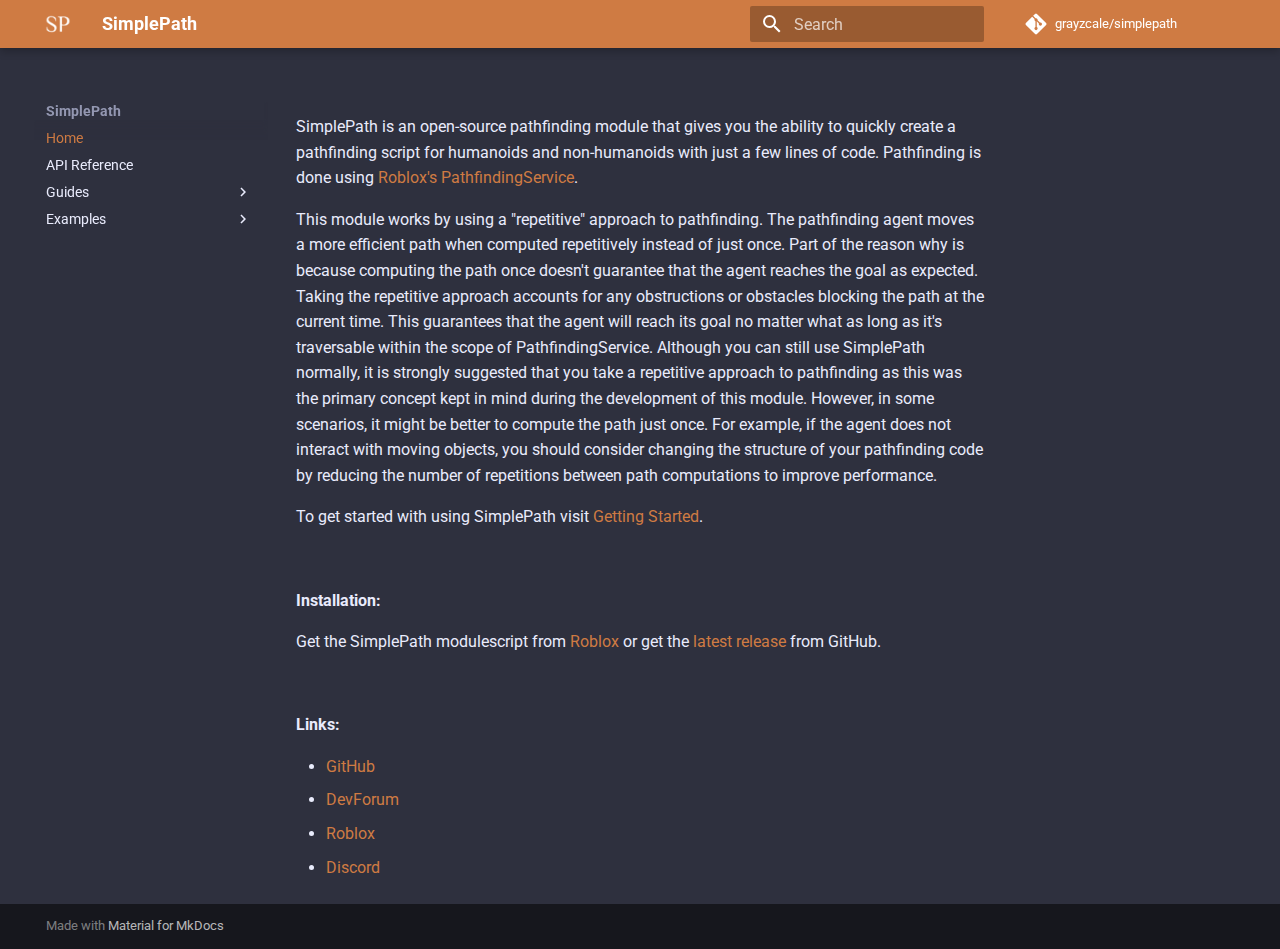
<file: index.html>
<!doctype html>
<html lang="en" class="no-js">
  <head>
    
      <meta charset="utf-8">
      <meta name="viewport" content="width=device-width,initial-scale=1">
      
        <meta name="description" content="SimplePath is an open-source pathfinding module that gives you the ability to quickly create a pathfinding script for humanoids and non-humanoids with just a few lines of code.">
      
      
      
        <link rel="canonical" href="https://grayzcale.github.io/simplepath/">
      
      
      
        <link rel="next" href="api-reference/">
      
      <link rel="icon" href="assets/logo.png">
      <meta name="generator" content="mkdocs-1.4.2, mkdocs-material-9.0.6">
    
    
      
        <title>SimplePath</title>
      
    
    
      <link rel="stylesheet" href="assets/stylesheets/main.558e4712.min.css">
      
        
        <link rel="stylesheet" href="assets/stylesheets/palette.2505c338.min.css">
      
      

    
    
    
      
        
        
        <link rel="preconnect" href="https://fonts.gstatic.com" crossorigin>
        <link rel="stylesheet" href="https://fonts.googleapis.com/css?family=Roboto:300,300i,400,400i,700,700i%7CRoboto+Mono:400,400i,700,700i&display=fallback">
        <style>:root{--md-text-font:"Roboto";--md-code-font:"Roboto Mono"}</style>
      
    
    
      <link rel="stylesheet" href="stylesheets/extra.css">
    
    <script>__md_scope=new URL(".",location),__md_hash=e=>[...e].reduce((e,_)=>(e<<5)-e+_.charCodeAt(0),0),__md_get=(e,_=localStorage,t=__md_scope)=>JSON.parse(_.getItem(t.pathname+"."+e)),__md_set=(e,_,t=localStorage,a=__md_scope)=>{try{t.setItem(a.pathname+"."+e,JSON.stringify(_))}catch(e){}}</script>
    
      

    
    
    
  </head>
  
  
    
    
      
    
    
    
    
    <body dir="ltr" data-md-color-scheme="slate" data-md-color-primary="" data-md-color-accent="deep-orange">
  
    
    
      <script>var palette=__md_get("__palette");if(palette&&"object"==typeof palette.color)for(var key of Object.keys(palette.color))document.body.setAttribute("data-md-color-"+key,palette.color[key])</script>
    
    <input class="md-toggle" data-md-toggle="drawer" type="checkbox" id="__drawer" autocomplete="off">
    <input class="md-toggle" data-md-toggle="search" type="checkbox" id="__search" autocomplete="off">
    <label class="md-overlay" for="__drawer"></label>
    <div data-md-component="skip">
      
    </div>
    <div data-md-component="announce">
      
    </div>
    
    
      

<header class="md-header" data-md-component="header">
  <nav class="md-header__inner md-grid" aria-label="Header">
    <a href="." title="SimplePath" class="md-header__button md-logo" aria-label="SimplePath" data-md-component="logo">
      
  <img src="assets/logo.png" alt="logo">

    </a>
    <label class="md-header__button md-icon" for="__drawer">
      <svg xmlns="http://www.w3.org/2000/svg" viewBox="0 0 24 24"><path d="M3 6h18v2H3V6m0 5h18v2H3v-2m0 5h18v2H3v-2Z"/></svg>
    </label>
    <div class="md-header__title" data-md-component="header-title">
      <div class="md-header__ellipsis">
        <div class="md-header__topic">
          <span class="md-ellipsis">
            SimplePath
          </span>
        </div>
        <div class="md-header__topic" data-md-component="header-topic">
          <span class="md-ellipsis">
            
              Home
            
          </span>
        </div>
      </div>
    </div>
    
      <form class="md-header__option" data-md-component="palette">
        
          
          <input class="md-option" data-md-color-media="" data-md-color-scheme="slate" data-md-color-primary="" data-md-color-accent="deep-orange"  aria-hidden="true"  type="radio" name="__palette" id="__palette_1">
          
        
      </form>
    
    
    
      <label class="md-header__button md-icon" for="__search">
        <svg xmlns="http://www.w3.org/2000/svg" viewBox="0 0 24 24"><path d="M9.5 3A6.5 6.5 0 0 1 16 9.5c0 1.61-.59 3.09-1.56 4.23l.27.27h.79l5 5-1.5 1.5-5-5v-.79l-.27-.27A6.516 6.516 0 0 1 9.5 16 6.5 6.5 0 0 1 3 9.5 6.5 6.5 0 0 1 9.5 3m0 2C7 5 5 7 5 9.5S7 14 9.5 14 14 12 14 9.5 12 5 9.5 5Z"/></svg>
      </label>
      <div class="md-search" data-md-component="search" role="dialog">
  <label class="md-search__overlay" for="__search"></label>
  <div class="md-search__inner" role="search">
    <form class="md-search__form" name="search">
      <input type="text" class="md-search__input" name="query" aria-label="Search" placeholder="Search" autocapitalize="off" autocorrect="off" autocomplete="off" spellcheck="false" data-md-component="search-query" required>
      <label class="md-search__icon md-icon" for="__search">
        <svg xmlns="http://www.w3.org/2000/svg" viewBox="0 0 24 24"><path d="M9.5 3A6.5 6.5 0 0 1 16 9.5c0 1.61-.59 3.09-1.56 4.23l.27.27h.79l5 5-1.5 1.5-5-5v-.79l-.27-.27A6.516 6.516 0 0 1 9.5 16 6.5 6.5 0 0 1 3 9.5 6.5 6.5 0 0 1 9.5 3m0 2C7 5 5 7 5 9.5S7 14 9.5 14 14 12 14 9.5 12 5 9.5 5Z"/></svg>
        <svg xmlns="http://www.w3.org/2000/svg" viewBox="0 0 24 24"><path d="M20 11v2H8l5.5 5.5-1.42 1.42L4.16 12l7.92-7.92L13.5 5.5 8 11h12Z"/></svg>
      </label>
      <nav class="md-search__options" aria-label="Search">
        
        <button type="reset" class="md-search__icon md-icon" title="Clear" aria-label="Clear" tabindex="-1">
          <svg xmlns="http://www.w3.org/2000/svg" viewBox="0 0 24 24"><path d="M19 6.41 17.59 5 12 10.59 6.41 5 5 6.41 10.59 12 5 17.59 6.41 19 12 13.41 17.59 19 19 17.59 13.41 12 19 6.41Z"/></svg>
        </button>
      </nav>
      
    </form>
    <div class="md-search__output">
      <div class="md-search__scrollwrap" data-md-scrollfix>
        <div class="md-search-result" data-md-component="search-result">
          <div class="md-search-result__meta">
            Initializing search
          </div>
          <ol class="md-search-result__list" role="presentation"></ol>
        </div>
      </div>
    </div>
  </div>
</div>
    
    
      <div class="md-header__source">
        <a href="https://github.com/grayzcale/simplepath" title="Go to repository" class="md-source" data-md-component="source">
  <div class="md-source__icon md-icon">
    
    <svg xmlns="http://www.w3.org/2000/svg" viewBox="0 0 448 512"><!--! Font Awesome Free 6.2.1 by @fontawesome - https://fontawesome.com License - https://fontawesome.com/license/free (Icons: CC BY 4.0, Fonts: SIL OFL 1.1, Code: MIT License) Copyright 2022 Fonticons, Inc.--><path d="M439.55 236.05 244 40.45a28.87 28.87 0 0 0-40.81 0l-40.66 40.63 51.52 51.52c27.06-9.14 52.68 16.77 43.39 43.68l49.66 49.66c34.23-11.8 61.18 31 35.47 56.69-26.49 26.49-70.21-2.87-56-37.34L240.22 199v121.85c25.3 12.54 22.26 41.85 9.08 55a34.34 34.34 0 0 1-48.55 0c-17.57-17.6-11.07-46.91 11.25-56v-123c-20.8-8.51-24.6-30.74-18.64-45L142.57 101 8.45 235.14a28.86 28.86 0 0 0 0 40.81l195.61 195.6a28.86 28.86 0 0 0 40.8 0l194.69-194.69a28.86 28.86 0 0 0 0-40.81z"/></svg>
  </div>
  <div class="md-source__repository">
    grayzcale/simplepath
  </div>
</a>
      </div>
    
  </nav>
  
</header>
    
    <div class="md-container" data-md-component="container">
      
      
        
          
        
      
      <main class="md-main" data-md-component="main">
        <div class="md-main__inner md-grid">
          
            
              
              <div class="md-sidebar md-sidebar--primary" data-md-component="sidebar" data-md-type="navigation" >
                <div class="md-sidebar__scrollwrap">
                  <div class="md-sidebar__inner">
                    


<nav class="md-nav md-nav--primary" aria-label="Navigation" data-md-level="0">
  <label class="md-nav__title" for="__drawer">
    <a href="." title="SimplePath" class="md-nav__button md-logo" aria-label="SimplePath" data-md-component="logo">
      
  <img src="assets/logo.png" alt="logo">

    </a>
    SimplePath
  </label>
  
    <div class="md-nav__source">
      <a href="https://github.com/grayzcale/simplepath" title="Go to repository" class="md-source" data-md-component="source">
  <div class="md-source__icon md-icon">
    
    <svg xmlns="http://www.w3.org/2000/svg" viewBox="0 0 448 512"><!--! Font Awesome Free 6.2.1 by @fontawesome - https://fontawesome.com License - https://fontawesome.com/license/free (Icons: CC BY 4.0, Fonts: SIL OFL 1.1, Code: MIT License) Copyright 2022 Fonticons, Inc.--><path d="M439.55 236.05 244 40.45a28.87 28.87 0 0 0-40.81 0l-40.66 40.63 51.52 51.52c27.06-9.14 52.68 16.77 43.39 43.68l49.66 49.66c34.23-11.8 61.18 31 35.47 56.69-26.49 26.49-70.21-2.87-56-37.34L240.22 199v121.85c25.3 12.54 22.26 41.85 9.08 55a34.34 34.34 0 0 1-48.55 0c-17.57-17.6-11.07-46.91 11.25-56v-123c-20.8-8.51-24.6-30.74-18.64-45L142.57 101 8.45 235.14a28.86 28.86 0 0 0 0 40.81l195.61 195.6a28.86 28.86 0 0 0 40.8 0l194.69-194.69a28.86 28.86 0 0 0 0-40.81z"/></svg>
  </div>
  <div class="md-source__repository">
    grayzcale/simplepath
  </div>
</a>
    </div>
  
  <ul class="md-nav__list" data-md-scrollfix>
    
      
      
      

  
  
    
  
  
    <li class="md-nav__item md-nav__item--active">
      
      <input class="md-nav__toggle md-toggle" data-md-toggle="toc" type="checkbox" id="__toc">
      
      
      
      <a href="." class="md-nav__link md-nav__link--active">
        Home
      </a>
      
    </li>
  

    
      
      
      

  
  
  
    <li class="md-nav__item">
      <a href="api-reference/" class="md-nav__link">
        API Reference
      </a>
    </li>
  

    
      
      
      

  
  
  
    
    <li class="md-nav__item md-nav__item--nested">
      
      
      
      
      <input class="md-nav__toggle md-toggle " data-md-toggle="__nav_3" type="checkbox" id="__nav_3" >
      
      
      
        <label class="md-nav__link" for="__nav_3" tabindex="0" aria-expanded="false">
          Guides
          <span class="md-nav__icon md-icon"></span>
        </label>
      
      <nav class="md-nav" aria-label="Guides" data-md-level="1">
        <label class="md-nav__title" for="__nav_3">
          <span class="md-nav__icon md-icon"></span>
          Guides
        </label>
        <ul class="md-nav__list" data-md-scrollfix>
          
            
              
  
  
  
    <li class="md-nav__item">
      <a href="guides/getting-started/" class="md-nav__link">
        Getting Started
      </a>
    </li>
  

            
          
        </ul>
      </nav>
    </li>
  

    
      
      
      

  
  
  
    
    <li class="md-nav__item md-nav__item--nested">
      
      
      
      
      <input class="md-nav__toggle md-toggle " data-md-toggle="__nav_4" type="checkbox" id="__nav_4" >
      
      
      
        <label class="md-nav__link" for="__nav_4" tabindex="0" aria-expanded="false">
          Examples
          <span class="md-nav__icon md-icon"></span>
        </label>
      
      <nav class="md-nav" aria-label="Examples" data-md-level="1">
        <label class="md-nav__title" for="__nav_4">
          <span class="md-nav__icon md-icon"></span>
          Examples
        </label>
        <ul class="md-nav__list" data-md-scrollfix>
          
            
              
  
  
  
    <li class="md-nav__item">
      <a href="examples/humanoid/" class="md-nav__link">
        Humanoid
      </a>
    </li>
  

            
          
            
              
  
  
  
    <li class="md-nav__item">
      <a href="examples/non-humanoid/" class="md-nav__link">
        Non-Humanoid
      </a>
    </li>
  

            
          
        </ul>
      </nav>
    </li>
  

    
  </ul>
</nav>
                  </div>
                </div>
              </div>
            
            
              
              <div class="md-sidebar md-sidebar--secondary" data-md-component="sidebar" data-md-type="toc" >
                <div class="md-sidebar__scrollwrap">
                  <div class="md-sidebar__inner">
                    

<nav class="md-nav md-nav--secondary" aria-label="Table of contents">
  
  
  
  
</nav>
                  </div>
                </div>
              </div>
            
          
          
            <div class="md-content" data-md-component="content">
              <article class="md-content__inner md-typeset">
                
                  

  
  



<p>SimplePath is an open-source pathfinding module that gives you the ability to quickly create a pathfinding script for humanoids and non-humanoids with just a few lines of code. Pathfinding is done using <a href="https://developer.roblox.com/en-us/api-reference/class/PathfindingService">Roblox's PathfindingService</a>.</p>
<p>This module works by using a "repetitive" approach to pathfinding. The pathfinding agent moves a more efficient path when computed repetitively instead of just once. Part of the reason why is because computing the path once doesn't guarantee that the agent reaches the goal as expected. Taking the repetitive approach accounts for any obstructions or obstacles blocking the path at the current time. This guarantees that the agent will reach its goal no matter what as long as it's traversable within the scope of PathfindingService. Although you can still use SimplePath normally, it is strongly suggested that you take a repetitive approach to pathfinding as this was the primary concept kept in mind during the development of this module. However, in some scenarios, it might be better to compute the path just once. For example, if the agent does not interact with moving objects, you should consider changing the structure of your pathfinding code by reducing the number of repetitions between path computations to improve performance.</p>
<p>To get started with using SimplePath visit <a href="guides/getting-started/">Getting Started</a>.</p>
<p><br></p>
<p><strong>Installation:</strong></p>
<p>Get the SimplePath modulescript from <a href="https://www.roblox.com/library/6744337775/SimplePath-Pathfinding-Module">Roblox</a> or get the <a href="https://github.com/V3N0M-Z/RBLX-SimplePath/releases">latest release</a> from GitHub.</p>
<p><br></p>
<p><strong>Links:</strong></p>
<ul>
<li><a href=https://github.com/grayzcale/simplepath target=_blank>GitHub</a></li>
<li><a href=https://devforum.roblox.com/t/1196762 target=_blank>DevForum</a></li>
<li><a href=https://www.roblox.com/library/6744337775/SimplePath-Pathfinding-Module target=_blank>Roblox</a></li>
<li><a href=https://discord.gg/44nzKyBM7B target=_blank>Discord</a></li>
</ul>





                
              </article>
            </div>
          
          
        </div>
        
      </main>
      
        <footer class="md-footer">
  
  <div class="md-footer-meta md-typeset">
    <div class="md-footer-meta__inner md-grid">
      <div class="md-copyright">
  
  
    Made with
    <a href="https://squidfunk.github.io/mkdocs-material/" target="_blank" rel="noopener">
      Material for MkDocs
    </a>
  
</div>
      
    </div>
  </div>
</footer>
      
    </div>
    <div class="md-dialog" data-md-component="dialog">
      <div class="md-dialog__inner md-typeset"></div>
    </div>
    
    <script id="__config" type="application/json">{"base": ".", "features": ["content.code.annotate"], "search": "assets/javascripts/workers/search.e5c33ebb.min.js", "translations": {"clipboard.copied": "Copied to clipboard", "clipboard.copy": "Copy to clipboard", "search.result.more.one": "1 more on this page", "search.result.more.other": "# more on this page", "search.result.none": "No matching documents", "search.result.one": "1 matching document", "search.result.other": "# matching documents", "search.result.placeholder": "Type to start searching", "search.result.term.missing": "Missing", "select.version": "Select version"}}</script>
    
    
      <script src="assets/javascripts/bundle.51d95adb.min.js"></script>
      
    
  </body>
</html>
</file>
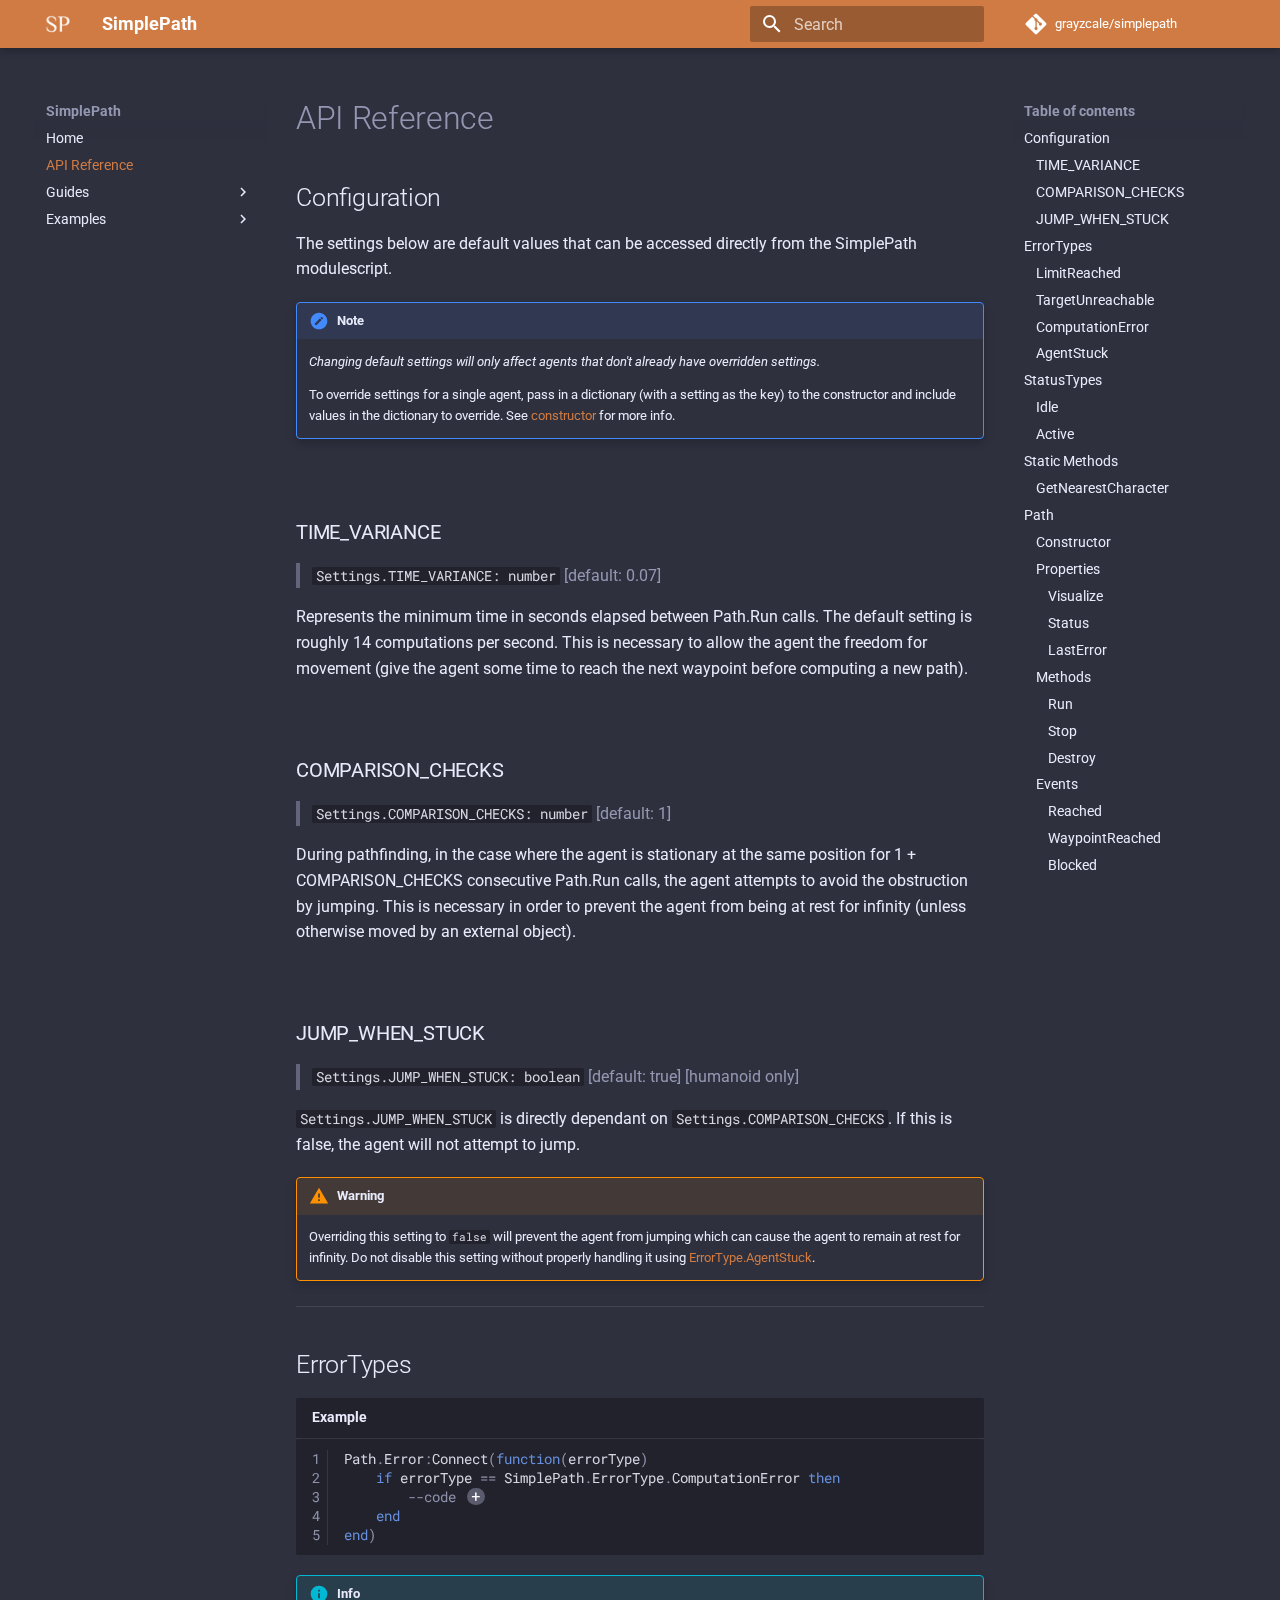
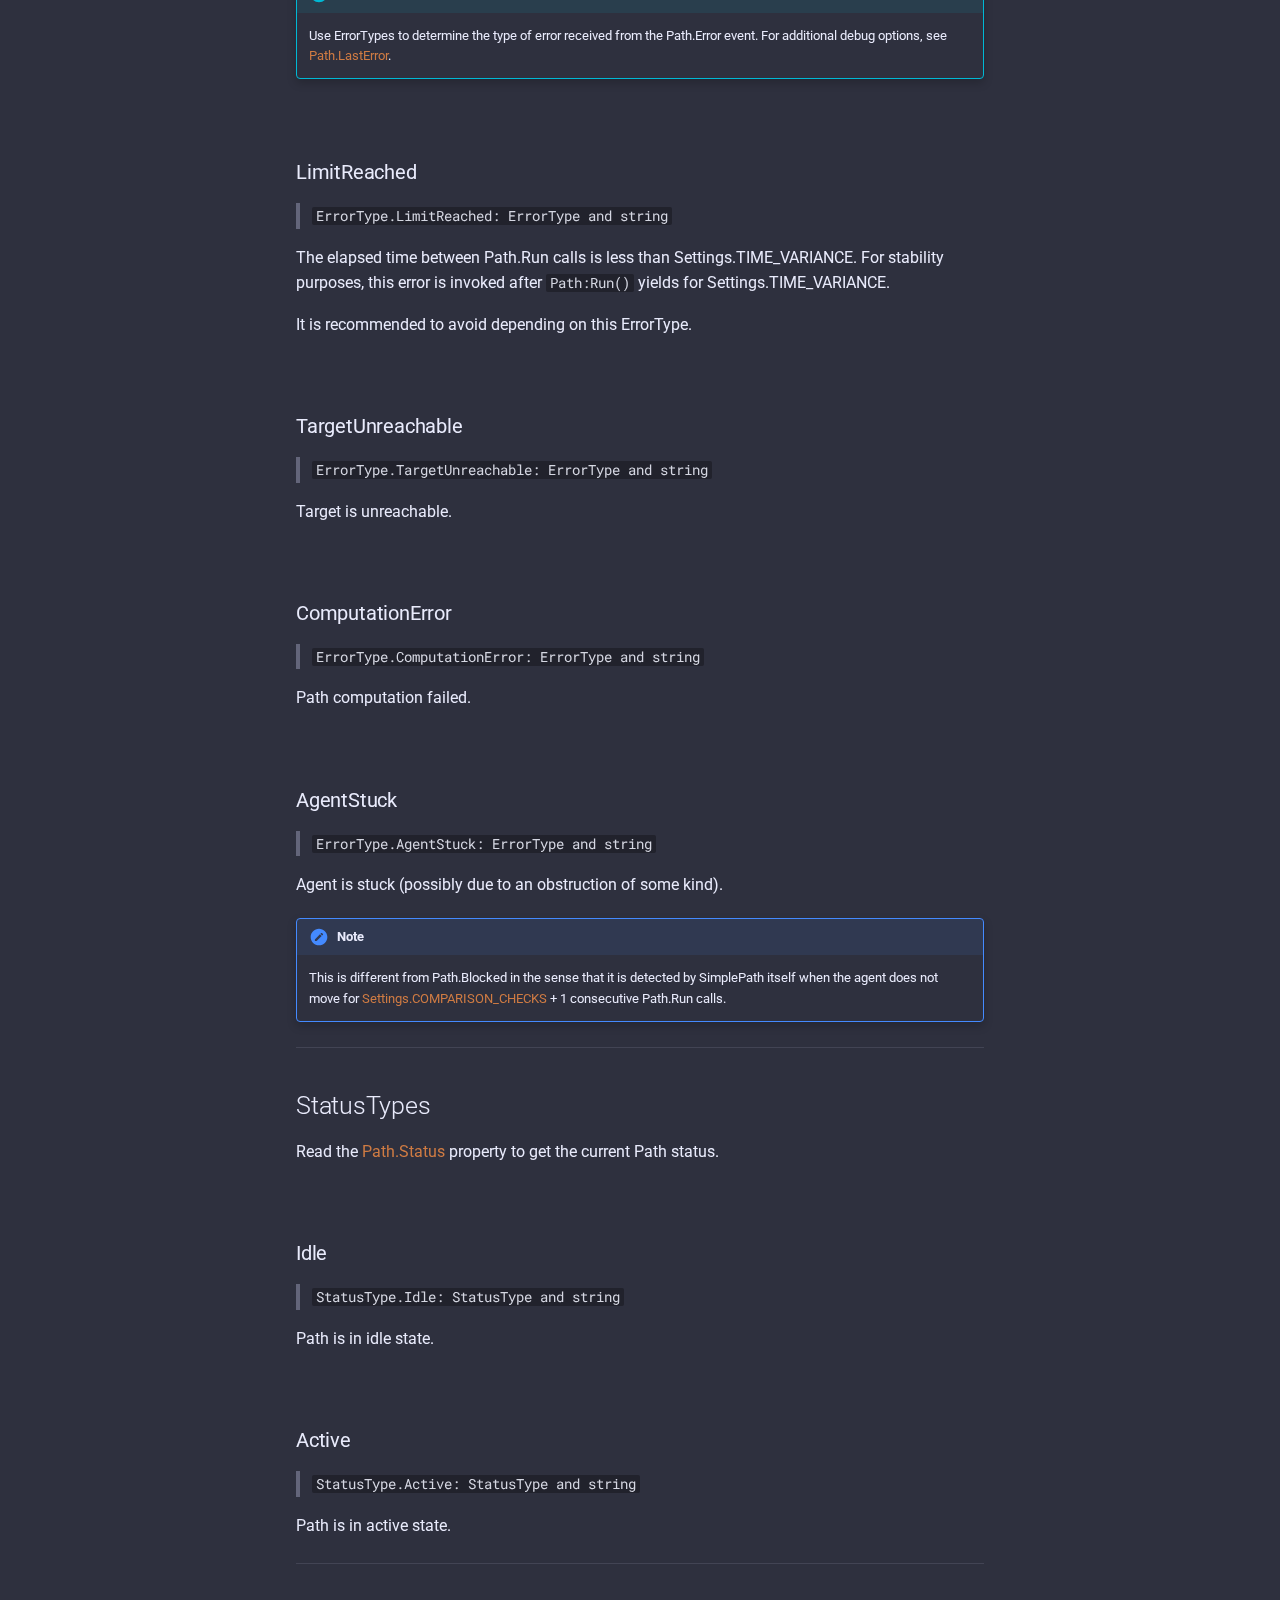
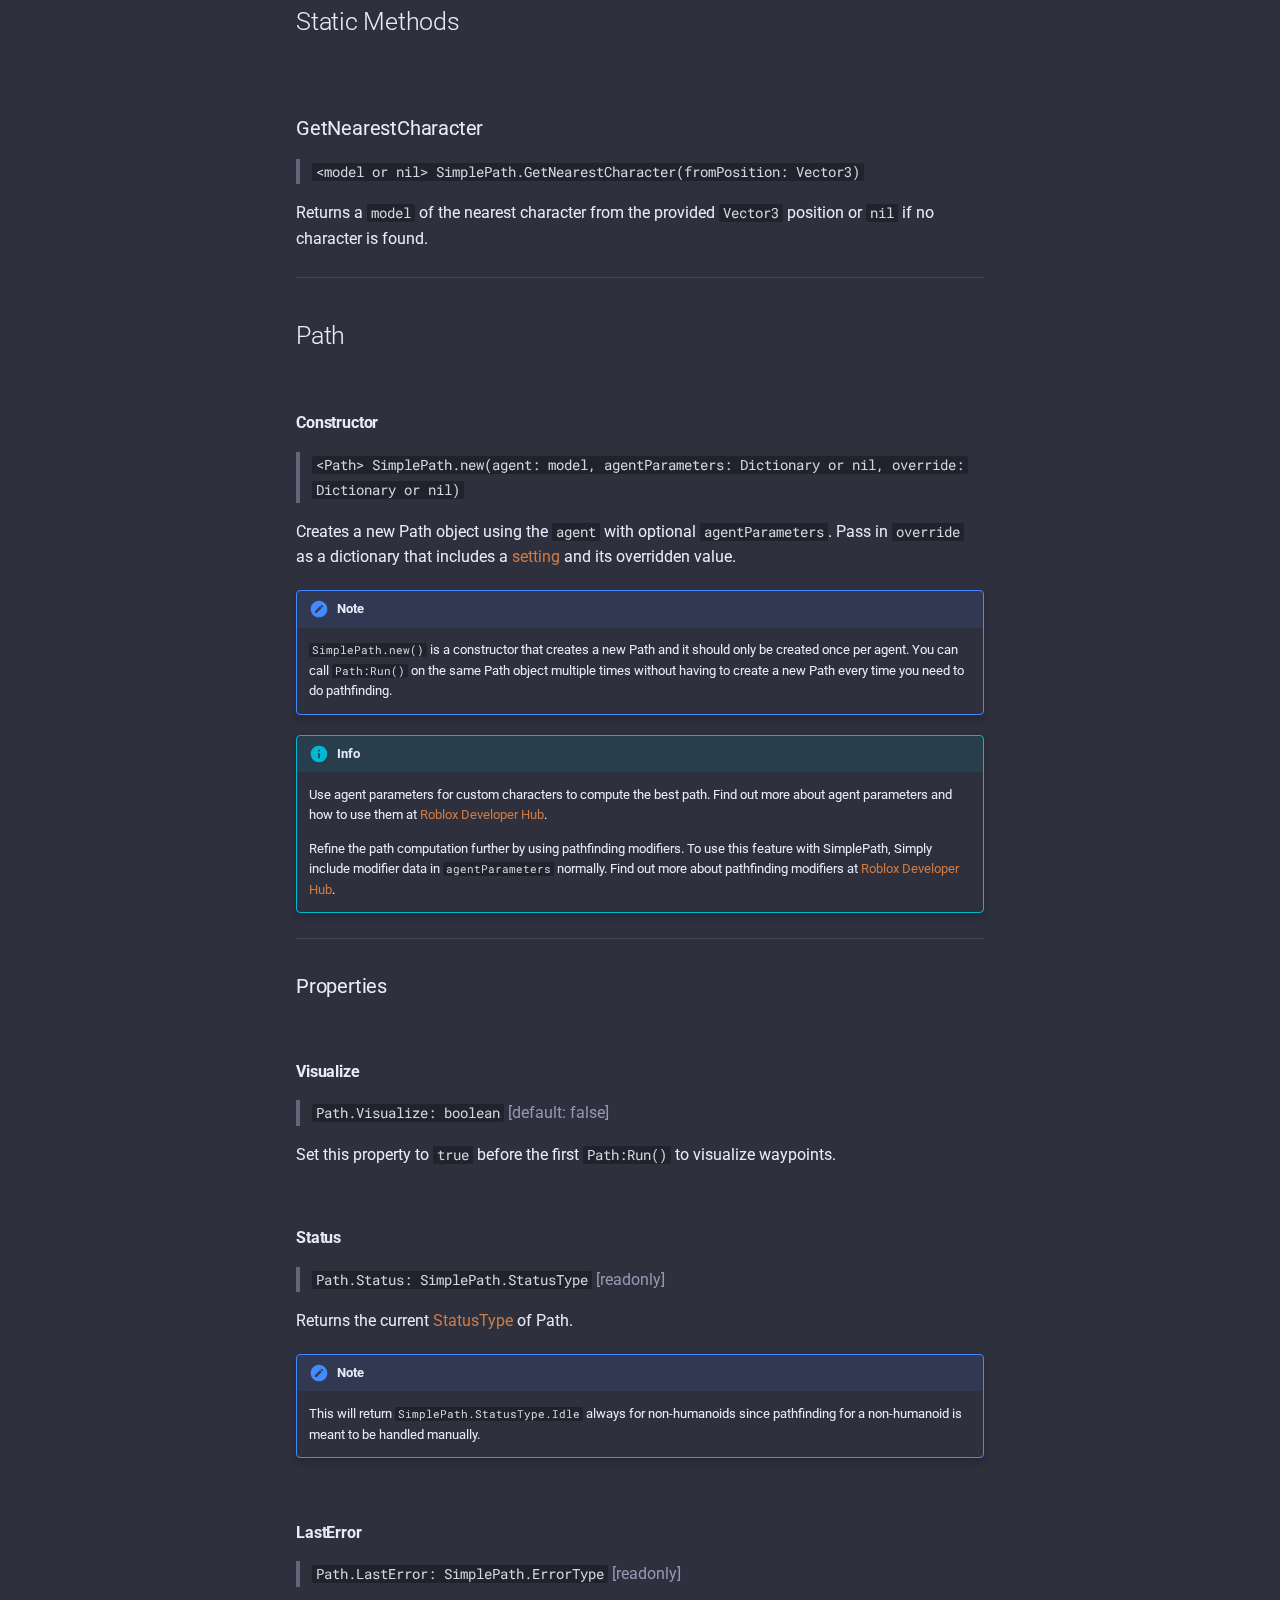
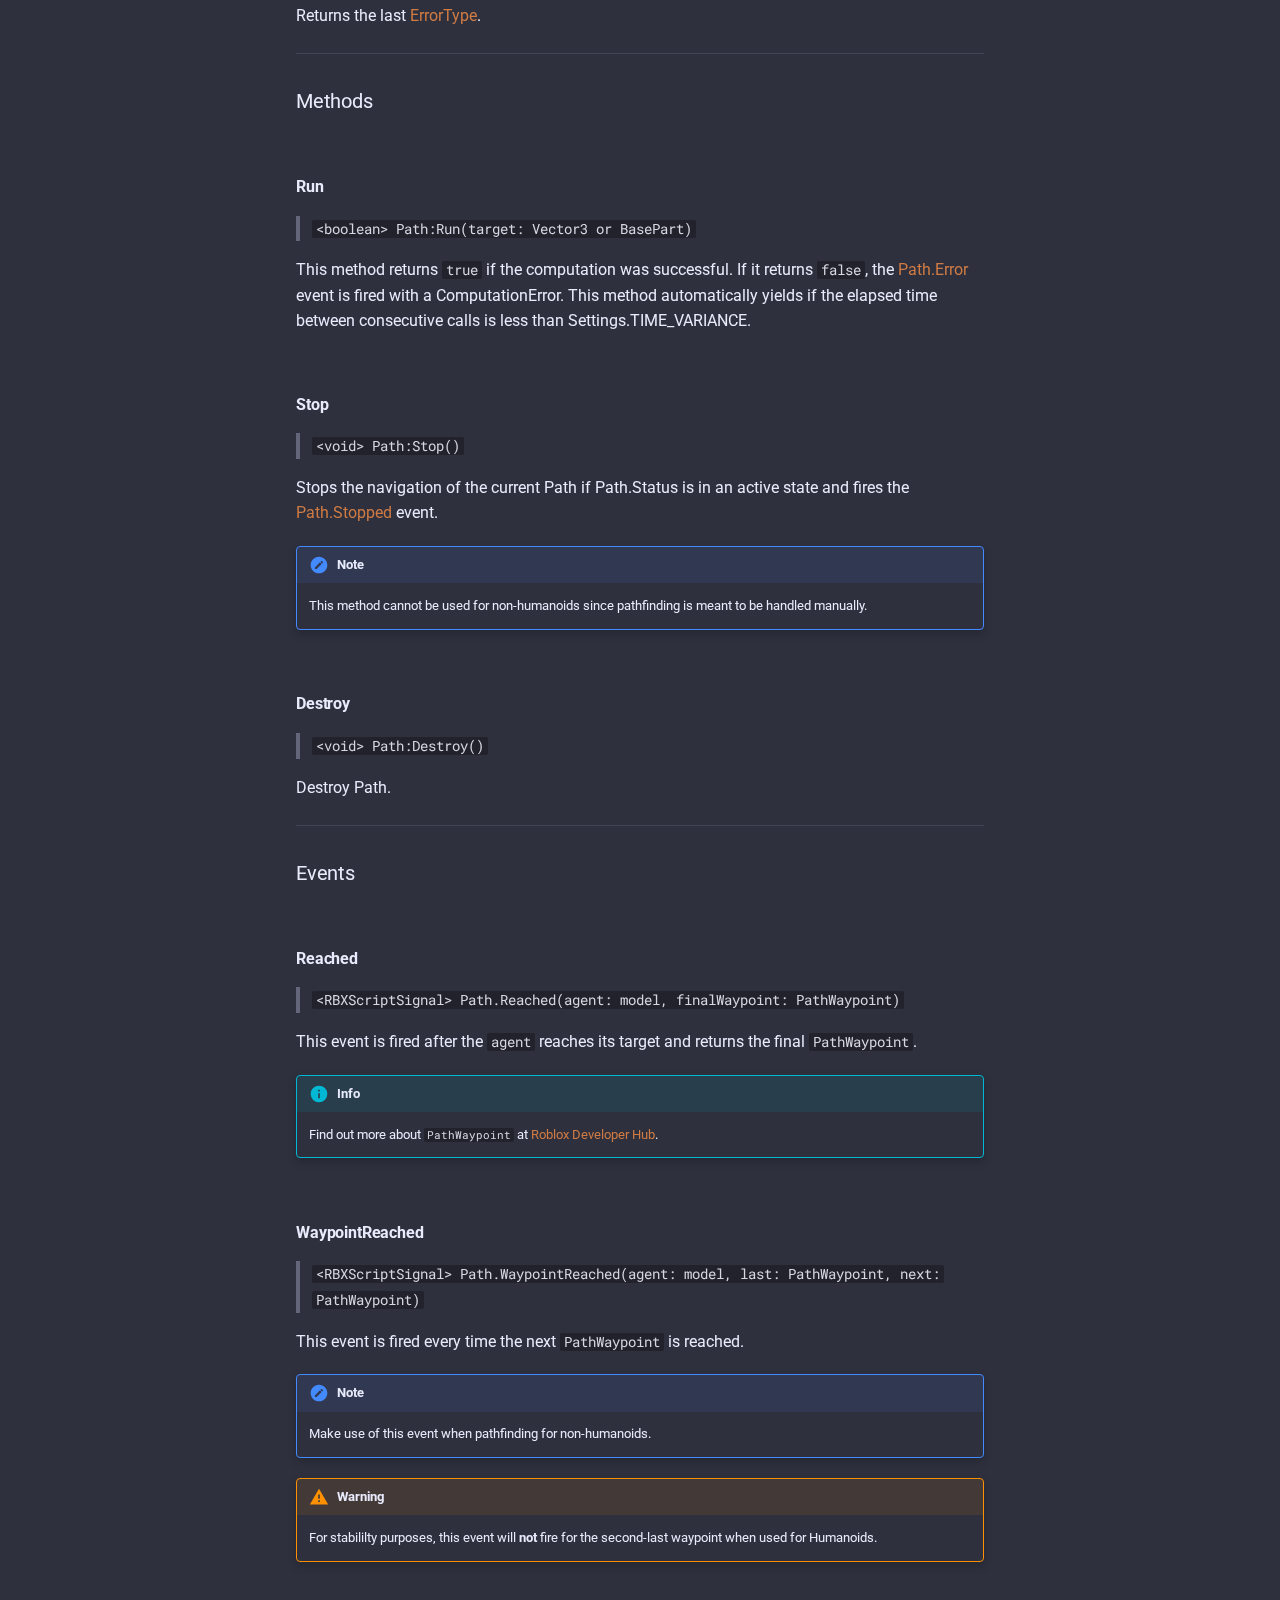
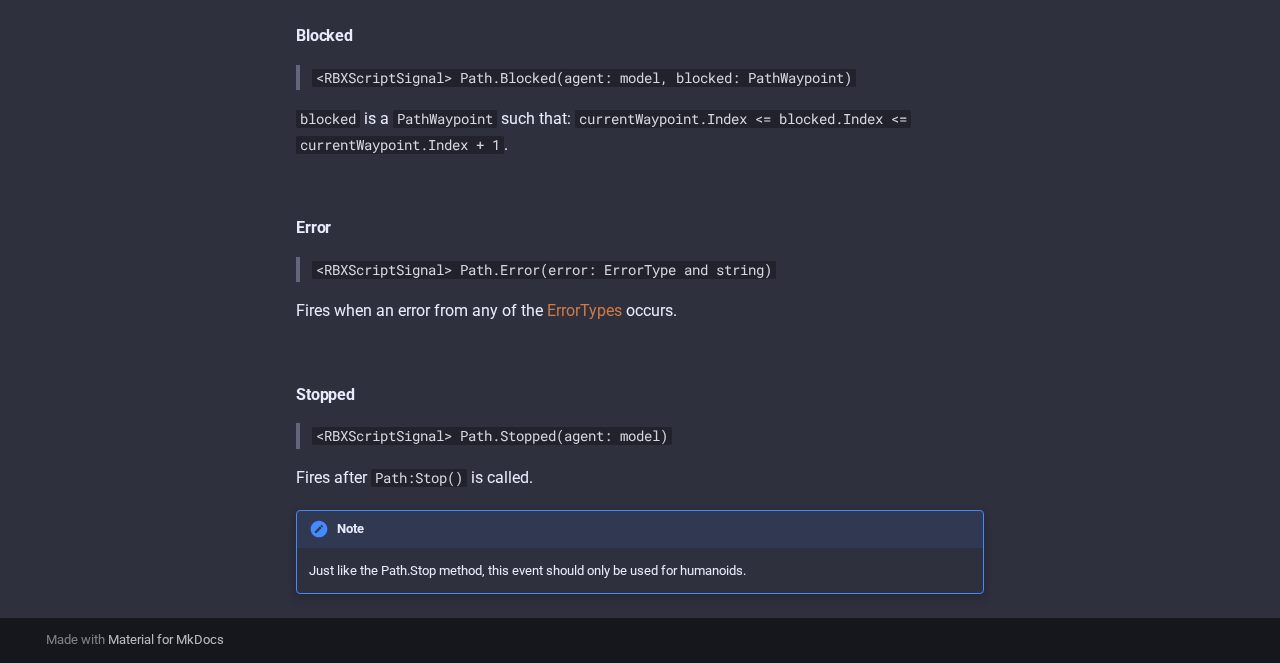
<file: api-reference/index.html>
<!doctype html>
<html lang="en" class="no-js">
  <head>
    
      <meta charset="utf-8">
      <meta name="viewport" content="width=device-width,initial-scale=1">
      
        <meta name="description" content="SimplePath is an open-source pathfinding module that gives you the ability to quickly create a pathfinding script for humanoids and non-humanoids with just a few lines of code.">
      
      
      
        <link rel="canonical" href="https://grayzcale.github.io/simplepath/api-reference/">
      
      
        <link rel="prev" href="..">
      
      
        <link rel="next" href="../guides/getting-started/">
      
      <link rel="icon" href="../assets/logo.png">
      <meta name="generator" content="mkdocs-1.4.2, mkdocs-material-9.0.6">
    
    
      
        <title>API Reference - SimplePath</title>
      
    
    
      <link rel="stylesheet" href="../assets/stylesheets/main.558e4712.min.css">
      
        
        <link rel="stylesheet" href="../assets/stylesheets/palette.2505c338.min.css">
      
      

    
    
    
      
        
        
        <link rel="preconnect" href="https://fonts.gstatic.com" crossorigin>
        <link rel="stylesheet" href="https://fonts.googleapis.com/css?family=Roboto:300,300i,400,400i,700,700i%7CRoboto+Mono:400,400i,700,700i&display=fallback">
        <style>:root{--md-text-font:"Roboto";--md-code-font:"Roboto Mono"}</style>
      
    
    
      <link rel="stylesheet" href="../stylesheets/extra.css">
    
    <script>__md_scope=new URL("..",location),__md_hash=e=>[...e].reduce((e,_)=>(e<<5)-e+_.charCodeAt(0),0),__md_get=(e,_=localStorage,t=__md_scope)=>JSON.parse(_.getItem(t.pathname+"."+e)),__md_set=(e,_,t=localStorage,a=__md_scope)=>{try{t.setItem(a.pathname+"."+e,JSON.stringify(_))}catch(e){}}</script>
    
      

    
    
    
  </head>
  
  
    
    
      
    
    
    
    
    <body dir="ltr" data-md-color-scheme="slate" data-md-color-primary="" data-md-color-accent="deep-orange">
  
    
    
      <script>var palette=__md_get("__palette");if(palette&&"object"==typeof palette.color)for(var key of Object.keys(palette.color))document.body.setAttribute("data-md-color-"+key,palette.color[key])</script>
    
    <input class="md-toggle" data-md-toggle="drawer" type="checkbox" id="__drawer" autocomplete="off">
    <input class="md-toggle" data-md-toggle="search" type="checkbox" id="__search" autocomplete="off">
    <label class="md-overlay" for="__drawer"></label>
    <div data-md-component="skip">
      
        
        <a href="#configuration" class="md-skip">
          Skip to content
        </a>
      
    </div>
    <div data-md-component="announce">
      
    </div>
    
    
      

<header class="md-header" data-md-component="header">
  <nav class="md-header__inner md-grid" aria-label="Header">
    <a href=".." title="SimplePath" class="md-header__button md-logo" aria-label="SimplePath" data-md-component="logo">
      
  <img src="../assets/logo.png" alt="logo">

    </a>
    <label class="md-header__button md-icon" for="__drawer">
      <svg xmlns="http://www.w3.org/2000/svg" viewBox="0 0 24 24"><path d="M3 6h18v2H3V6m0 5h18v2H3v-2m0 5h18v2H3v-2Z"/></svg>
    </label>
    <div class="md-header__title" data-md-component="header-title">
      <div class="md-header__ellipsis">
        <div class="md-header__topic">
          <span class="md-ellipsis">
            SimplePath
          </span>
        </div>
        <div class="md-header__topic" data-md-component="header-topic">
          <span class="md-ellipsis">
            
              API Reference
            
          </span>
        </div>
      </div>
    </div>
    
      <form class="md-header__option" data-md-component="palette">
        
          
          <input class="md-option" data-md-color-media="" data-md-color-scheme="slate" data-md-color-primary="" data-md-color-accent="deep-orange"  aria-hidden="true"  type="radio" name="__palette" id="__palette_1">
          
        
      </form>
    
    
    
      <label class="md-header__button md-icon" for="__search">
        <svg xmlns="http://www.w3.org/2000/svg" viewBox="0 0 24 24"><path d="M9.5 3A6.5 6.5 0 0 1 16 9.5c0 1.61-.59 3.09-1.56 4.23l.27.27h.79l5 5-1.5 1.5-5-5v-.79l-.27-.27A6.516 6.516 0 0 1 9.5 16 6.5 6.5 0 0 1 3 9.5 6.5 6.5 0 0 1 9.5 3m0 2C7 5 5 7 5 9.5S7 14 9.5 14 14 12 14 9.5 12 5 9.5 5Z"/></svg>
      </label>
      <div class="md-search" data-md-component="search" role="dialog">
  <label class="md-search__overlay" for="__search"></label>
  <div class="md-search__inner" role="search">
    <form class="md-search__form" name="search">
      <input type="text" class="md-search__input" name="query" aria-label="Search" placeholder="Search" autocapitalize="off" autocorrect="off" autocomplete="off" spellcheck="false" data-md-component="search-query" required>
      <label class="md-search__icon md-icon" for="__search">
        <svg xmlns="http://www.w3.org/2000/svg" viewBox="0 0 24 24"><path d="M9.5 3A6.5 6.5 0 0 1 16 9.5c0 1.61-.59 3.09-1.56 4.23l.27.27h.79l5 5-1.5 1.5-5-5v-.79l-.27-.27A6.516 6.516 0 0 1 9.5 16 6.5 6.5 0 0 1 3 9.5 6.5 6.5 0 0 1 9.5 3m0 2C7 5 5 7 5 9.5S7 14 9.5 14 14 12 14 9.5 12 5 9.5 5Z"/></svg>
        <svg xmlns="http://www.w3.org/2000/svg" viewBox="0 0 24 24"><path d="M20 11v2H8l5.5 5.5-1.42 1.42L4.16 12l7.92-7.92L13.5 5.5 8 11h12Z"/></svg>
      </label>
      <nav class="md-search__options" aria-label="Search">
        
        <button type="reset" class="md-search__icon md-icon" title="Clear" aria-label="Clear" tabindex="-1">
          <svg xmlns="http://www.w3.org/2000/svg" viewBox="0 0 24 24"><path d="M19 6.41 17.59 5 12 10.59 6.41 5 5 6.41 10.59 12 5 17.59 6.41 19 12 13.41 17.59 19 19 17.59 13.41 12 19 6.41Z"/></svg>
        </button>
      </nav>
      
    </form>
    <div class="md-search__output">
      <div class="md-search__scrollwrap" data-md-scrollfix>
        <div class="md-search-result" data-md-component="search-result">
          <div class="md-search-result__meta">
            Initializing search
          </div>
          <ol class="md-search-result__list" role="presentation"></ol>
        </div>
      </div>
    </div>
  </div>
</div>
    
    
      <div class="md-header__source">
        <a href="https://github.com/grayzcale/simplepath" title="Go to repository" class="md-source" data-md-component="source">
  <div class="md-source__icon md-icon">
    
    <svg xmlns="http://www.w3.org/2000/svg" viewBox="0 0 448 512"><!--! Font Awesome Free 6.2.1 by @fontawesome - https://fontawesome.com License - https://fontawesome.com/license/free (Icons: CC BY 4.0, Fonts: SIL OFL 1.1, Code: MIT License) Copyright 2022 Fonticons, Inc.--><path d="M439.55 236.05 244 40.45a28.87 28.87 0 0 0-40.81 0l-40.66 40.63 51.52 51.52c27.06-9.14 52.68 16.77 43.39 43.68l49.66 49.66c34.23-11.8 61.18 31 35.47 56.69-26.49 26.49-70.21-2.87-56-37.34L240.22 199v121.85c25.3 12.54 22.26 41.85 9.08 55a34.34 34.34 0 0 1-48.55 0c-17.57-17.6-11.07-46.91 11.25-56v-123c-20.8-8.51-24.6-30.74-18.64-45L142.57 101 8.45 235.14a28.86 28.86 0 0 0 0 40.81l195.61 195.6a28.86 28.86 0 0 0 40.8 0l194.69-194.69a28.86 28.86 0 0 0 0-40.81z"/></svg>
  </div>
  <div class="md-source__repository">
    grayzcale/simplepath
  </div>
</a>
      </div>
    
  </nav>
  
</header>
    
    <div class="md-container" data-md-component="container">
      
      
        
          
        
      
      <main class="md-main" data-md-component="main">
        <div class="md-main__inner md-grid">
          
            
              
              <div class="md-sidebar md-sidebar--primary" data-md-component="sidebar" data-md-type="navigation" >
                <div class="md-sidebar__scrollwrap">
                  <div class="md-sidebar__inner">
                    


<nav class="md-nav md-nav--primary" aria-label="Navigation" data-md-level="0">
  <label class="md-nav__title" for="__drawer">
    <a href=".." title="SimplePath" class="md-nav__button md-logo" aria-label="SimplePath" data-md-component="logo">
      
  <img src="../assets/logo.png" alt="logo">

    </a>
    SimplePath
  </label>
  
    <div class="md-nav__source">
      <a href="https://github.com/grayzcale/simplepath" title="Go to repository" class="md-source" data-md-component="source">
  <div class="md-source__icon md-icon">
    
    <svg xmlns="http://www.w3.org/2000/svg" viewBox="0 0 448 512"><!--! Font Awesome Free 6.2.1 by @fontawesome - https://fontawesome.com License - https://fontawesome.com/license/free (Icons: CC BY 4.0, Fonts: SIL OFL 1.1, Code: MIT License) Copyright 2022 Fonticons, Inc.--><path d="M439.55 236.05 244 40.45a28.87 28.87 0 0 0-40.81 0l-40.66 40.63 51.52 51.52c27.06-9.14 52.68 16.77 43.39 43.68l49.66 49.66c34.23-11.8 61.18 31 35.47 56.69-26.49 26.49-70.21-2.87-56-37.34L240.22 199v121.85c25.3 12.54 22.26 41.85 9.08 55a34.34 34.34 0 0 1-48.55 0c-17.57-17.6-11.07-46.91 11.25-56v-123c-20.8-8.51-24.6-30.74-18.64-45L142.57 101 8.45 235.14a28.86 28.86 0 0 0 0 40.81l195.61 195.6a28.86 28.86 0 0 0 40.8 0l194.69-194.69a28.86 28.86 0 0 0 0-40.81z"/></svg>
  </div>
  <div class="md-source__repository">
    grayzcale/simplepath
  </div>
</a>
    </div>
  
  <ul class="md-nav__list" data-md-scrollfix>
    
      
      
      

  
  
  
    <li class="md-nav__item">
      <a href=".." class="md-nav__link">
        Home
      </a>
    </li>
  

    
      
      
      

  
  
    
  
  
    <li class="md-nav__item md-nav__item--active">
      
      <input class="md-nav__toggle md-toggle" data-md-toggle="toc" type="checkbox" id="__toc">
      
      
      
        <label class="md-nav__link md-nav__link--active" for="__toc">
          API Reference
          <span class="md-nav__icon md-icon"></span>
        </label>
      
      <a href="./" class="md-nav__link md-nav__link--active">
        API Reference
      </a>
      
        

<nav class="md-nav md-nav--secondary" aria-label="Table of contents">
  
  
  
  
    <label class="md-nav__title" for="__toc">
      <span class="md-nav__icon md-icon"></span>
      Table of contents
    </label>
    <ul class="md-nav__list" data-md-component="toc" data-md-scrollfix>
      
        <li class="md-nav__item">
  <a href="#configuration" class="md-nav__link">
    Configuration
  </a>
  
    <nav class="md-nav" aria-label="Configuration">
      <ul class="md-nav__list">
        
          <li class="md-nav__item">
  <a href="#time_variance" class="md-nav__link">
    TIME_VARIANCE
  </a>
  
</li>
        
          <li class="md-nav__item">
  <a href="#comparison_checks" class="md-nav__link">
    COMPARISON_CHECKS
  </a>
  
</li>
        
          <li class="md-nav__item">
  <a href="#jump_when_stuck" class="md-nav__link">
    JUMP_WHEN_STUCK
  </a>
  
</li>
        
      </ul>
    </nav>
  
</li>
      
        <li class="md-nav__item">
  <a href="#errortypes" class="md-nav__link">
    ErrorTypes
  </a>
  
    <nav class="md-nav" aria-label="ErrorTypes">
      <ul class="md-nav__list">
        
          <li class="md-nav__item">
  <a href="#limitreached" class="md-nav__link">
    LimitReached
  </a>
  
</li>
        
          <li class="md-nav__item">
  <a href="#targetunreachable" class="md-nav__link">
    TargetUnreachable
  </a>
  
</li>
        
          <li class="md-nav__item">
  <a href="#computationerror" class="md-nav__link">
    ComputationError
  </a>
  
</li>
        
          <li class="md-nav__item">
  <a href="#agentstuck" class="md-nav__link">
    AgentStuck
  </a>
  
</li>
        
      </ul>
    </nav>
  
</li>
      
        <li class="md-nav__item">
  <a href="#statustypes" class="md-nav__link">
    StatusTypes
  </a>
  
    <nav class="md-nav" aria-label="StatusTypes">
      <ul class="md-nav__list">
        
          <li class="md-nav__item">
  <a href="#idle" class="md-nav__link">
    Idle
  </a>
  
</li>
        
          <li class="md-nav__item">
  <a href="#active" class="md-nav__link">
    Active
  </a>
  
</li>
        
      </ul>
    </nav>
  
</li>
      
        <li class="md-nav__item">
  <a href="#static-methods" class="md-nav__link">
    Static Methods
  </a>
  
    <nav class="md-nav" aria-label="Static Methods">
      <ul class="md-nav__list">
        
          <li class="md-nav__item">
  <a href="#getnearestcharacter" class="md-nav__link">
    GetNearestCharacter
  </a>
  
</li>
        
      </ul>
    </nav>
  
</li>
      
        <li class="md-nav__item">
  <a href="#path" class="md-nav__link">
    Path
  </a>
  
    <nav class="md-nav" aria-label="Path">
      <ul class="md-nav__list">
        
          <li class="md-nav__item">
  <a href="#constructor" class="md-nav__link">
    Constructor
  </a>
  
</li>
        
          <li class="md-nav__item">
  <a href="#properties" class="md-nav__link">
    Properties
  </a>
  
    <nav class="md-nav" aria-label="Properties">
      <ul class="md-nav__list">
        
          <li class="md-nav__item">
  <a href="#visualize" class="md-nav__link">
    Visualize
  </a>
  
</li>
        
          <li class="md-nav__item">
  <a href="#status" class="md-nav__link">
    Status
  </a>
  
</li>
        
          <li class="md-nav__item">
  <a href="#lasterror" class="md-nav__link">
    LastError
  </a>
  
</li>
        
      </ul>
    </nav>
  
</li>
        
          <li class="md-nav__item">
  <a href="#methods" class="md-nav__link">
    Methods
  </a>
  
    <nav class="md-nav" aria-label="Methods">
      <ul class="md-nav__list">
        
          <li class="md-nav__item">
  <a href="#run" class="md-nav__link">
    Run
  </a>
  
</li>
        
          <li class="md-nav__item">
  <a href="#stop" class="md-nav__link">
    Stop
  </a>
  
</li>
        
          <li class="md-nav__item">
  <a href="#destroy" class="md-nav__link">
    Destroy
  </a>
  
</li>
        
      </ul>
    </nav>
  
</li>
        
          <li class="md-nav__item">
  <a href="#events" class="md-nav__link">
    Events
  </a>
  
    <nav class="md-nav" aria-label="Events">
      <ul class="md-nav__list">
        
          <li class="md-nav__item">
  <a href="#reached" class="md-nav__link">
    Reached
  </a>
  
</li>
        
          <li class="md-nav__item">
  <a href="#waypointreached" class="md-nav__link">
    WaypointReached
  </a>
  
</li>
        
          <li class="md-nav__item">
  <a href="#blocked" class="md-nav__link">
    Blocked
  </a>
  
</li>
        
          <li class="md-nav__item">
  <a href="#error" class="md-nav__link">
    Error
  </a>
  
</li>
        
          <li class="md-nav__item">
  <a href="#stopped" class="md-nav__link">
    Stopped
  </a>
  
</li>
        
      </ul>
    </nav>
  
</li>
        
      </ul>
    </nav>
  
</li>
      
    </ul>
  
</nav>
      
    </li>
  

    
      
      
      

  
  
  
    
    <li class="md-nav__item md-nav__item--nested">
      
      
      
      
      <input class="md-nav__toggle md-toggle " data-md-toggle="__nav_3" type="checkbox" id="__nav_3" >
      
      
      
        <label class="md-nav__link" for="__nav_3" tabindex="0" aria-expanded="false">
          Guides
          <span class="md-nav__icon md-icon"></span>
        </label>
      
      <nav class="md-nav" aria-label="Guides" data-md-level="1">
        <label class="md-nav__title" for="__nav_3">
          <span class="md-nav__icon md-icon"></span>
          Guides
        </label>
        <ul class="md-nav__list" data-md-scrollfix>
          
            
              
  
  
  
    <li class="md-nav__item">
      <a href="../guides/getting-started/" class="md-nav__link">
        Getting Started
      </a>
    </li>
  

            
          
        </ul>
      </nav>
    </li>
  

    
      
      
      

  
  
  
    
    <li class="md-nav__item md-nav__item--nested">
      
      
      
      
      <input class="md-nav__toggle md-toggle " data-md-toggle="__nav_4" type="checkbox" id="__nav_4" >
      
      
      
        <label class="md-nav__link" for="__nav_4" tabindex="0" aria-expanded="false">
          Examples
          <span class="md-nav__icon md-icon"></span>
        </label>
      
      <nav class="md-nav" aria-label="Examples" data-md-level="1">
        <label class="md-nav__title" for="__nav_4">
          <span class="md-nav__icon md-icon"></span>
          Examples
        </label>
        <ul class="md-nav__list" data-md-scrollfix>
          
            
              
  
  
  
    <li class="md-nav__item">
      <a href="../examples/humanoid/" class="md-nav__link">
        Humanoid
      </a>
    </li>
  

            
          
            
              
  
  
  
    <li class="md-nav__item">
      <a href="../examples/non-humanoid/" class="md-nav__link">
        Non-Humanoid
      </a>
    </li>
  

            
          
        </ul>
      </nav>
    </li>
  

    
  </ul>
</nav>
                  </div>
                </div>
              </div>
            
            
              
              <div class="md-sidebar md-sidebar--secondary" data-md-component="sidebar" data-md-type="toc" >
                <div class="md-sidebar__scrollwrap">
                  <div class="md-sidebar__inner">
                    

<nav class="md-nav md-nav--secondary" aria-label="Table of contents">
  
  
  
  
    <label class="md-nav__title" for="__toc">
      <span class="md-nav__icon md-icon"></span>
      Table of contents
    </label>
    <ul class="md-nav__list" data-md-component="toc" data-md-scrollfix>
      
        <li class="md-nav__item">
  <a href="#configuration" class="md-nav__link">
    Configuration
  </a>
  
    <nav class="md-nav" aria-label="Configuration">
      <ul class="md-nav__list">
        
          <li class="md-nav__item">
  <a href="#time_variance" class="md-nav__link">
    TIME_VARIANCE
  </a>
  
</li>
        
          <li class="md-nav__item">
  <a href="#comparison_checks" class="md-nav__link">
    COMPARISON_CHECKS
  </a>
  
</li>
        
          <li class="md-nav__item">
  <a href="#jump_when_stuck" class="md-nav__link">
    JUMP_WHEN_STUCK
  </a>
  
</li>
        
      </ul>
    </nav>
  
</li>
      
        <li class="md-nav__item">
  <a href="#errortypes" class="md-nav__link">
    ErrorTypes
  </a>
  
    <nav class="md-nav" aria-label="ErrorTypes">
      <ul class="md-nav__list">
        
          <li class="md-nav__item">
  <a href="#limitreached" class="md-nav__link">
    LimitReached
  </a>
  
</li>
        
          <li class="md-nav__item">
  <a href="#targetunreachable" class="md-nav__link">
    TargetUnreachable
  </a>
  
</li>
        
          <li class="md-nav__item">
  <a href="#computationerror" class="md-nav__link">
    ComputationError
  </a>
  
</li>
        
          <li class="md-nav__item">
  <a href="#agentstuck" class="md-nav__link">
    AgentStuck
  </a>
  
</li>
        
      </ul>
    </nav>
  
</li>
      
        <li class="md-nav__item">
  <a href="#statustypes" class="md-nav__link">
    StatusTypes
  </a>
  
    <nav class="md-nav" aria-label="StatusTypes">
      <ul class="md-nav__list">
        
          <li class="md-nav__item">
  <a href="#idle" class="md-nav__link">
    Idle
  </a>
  
</li>
        
          <li class="md-nav__item">
  <a href="#active" class="md-nav__link">
    Active
  </a>
  
</li>
        
      </ul>
    </nav>
  
</li>
      
        <li class="md-nav__item">
  <a href="#static-methods" class="md-nav__link">
    Static Methods
  </a>
  
    <nav class="md-nav" aria-label="Static Methods">
      <ul class="md-nav__list">
        
          <li class="md-nav__item">
  <a href="#getnearestcharacter" class="md-nav__link">
    GetNearestCharacter
  </a>
  
</li>
        
      </ul>
    </nav>
  
</li>
      
        <li class="md-nav__item">
  <a href="#path" class="md-nav__link">
    Path
  </a>
  
    <nav class="md-nav" aria-label="Path">
      <ul class="md-nav__list">
        
          <li class="md-nav__item">
  <a href="#constructor" class="md-nav__link">
    Constructor
  </a>
  
</li>
        
          <li class="md-nav__item">
  <a href="#properties" class="md-nav__link">
    Properties
  </a>
  
    <nav class="md-nav" aria-label="Properties">
      <ul class="md-nav__list">
        
          <li class="md-nav__item">
  <a href="#visualize" class="md-nav__link">
    Visualize
  </a>
  
</li>
        
          <li class="md-nav__item">
  <a href="#status" class="md-nav__link">
    Status
  </a>
  
</li>
        
          <li class="md-nav__item">
  <a href="#lasterror" class="md-nav__link">
    LastError
  </a>
  
</li>
        
      </ul>
    </nav>
  
</li>
        
          <li class="md-nav__item">
  <a href="#methods" class="md-nav__link">
    Methods
  </a>
  
    <nav class="md-nav" aria-label="Methods">
      <ul class="md-nav__list">
        
          <li class="md-nav__item">
  <a href="#run" class="md-nav__link">
    Run
  </a>
  
</li>
        
          <li class="md-nav__item">
  <a href="#stop" class="md-nav__link">
    Stop
  </a>
  
</li>
        
          <li class="md-nav__item">
  <a href="#destroy" class="md-nav__link">
    Destroy
  </a>
  
</li>
        
      </ul>
    </nav>
  
</li>
        
          <li class="md-nav__item">
  <a href="#events" class="md-nav__link">
    Events
  </a>
  
    <nav class="md-nav" aria-label="Events">
      <ul class="md-nav__list">
        
          <li class="md-nav__item">
  <a href="#reached" class="md-nav__link">
    Reached
  </a>
  
</li>
        
          <li class="md-nav__item">
  <a href="#waypointreached" class="md-nav__link">
    WaypointReached
  </a>
  
</li>
        
          <li class="md-nav__item">
  <a href="#blocked" class="md-nav__link">
    Blocked
  </a>
  
</li>
        
          <li class="md-nav__item">
  <a href="#error" class="md-nav__link">
    Error
  </a>
  
</li>
        
          <li class="md-nav__item">
  <a href="#stopped" class="md-nav__link">
    Stopped
  </a>
  
</li>
        
      </ul>
    </nav>
  
</li>
        
      </ul>
    </nav>
  
</li>
      
    </ul>
  
</nav>
                  </div>
                </div>
              </div>
            
          
          
            <div class="md-content" data-md-component="content">
              <article class="md-content__inner md-typeset">
                
                  

  
  



  <h1>API Reference</h1>

<h2 id="configuration">Configuration<a class="headerlink" href="#configuration" title="Permanent link">&para;</a></h2>
<p>The settings below are default values that can be accessed directly from the SimplePath modulescript.</p>
<div class="admonition note">
<p class="admonition-title">Note</p>
<p><em>Changing default settings will only affect agents that don't already have overridden settings.</em></p>
<p>To override settings for a single agent, pass in a dictionary (with a setting as the key) to the constructor and include values in the dictionary to override. See <a href="#constructor">constructor</a> for more info.</p>
</div>
<p><br></p>
<h3 id="time_variance">TIME_VARIANCE<a class="headerlink" href="#time_variance" title="Permanent link">&para;</a></h3>
<blockquote>
<p><code>Settings.TIME_VARIANCE: number</code> [default: 0.07]</p>
</blockquote>
<p>Represents the minimum time in seconds elapsed between Path.Run calls. The default setting is roughly 14 computations per second. This is necessary to allow the agent the freedom for movement (give the agent some time to reach the next waypoint before computing a new path).</p>
<p><br></p>
<h3 id="comparison_checks">COMPARISON_CHECKS<a class="headerlink" href="#comparison_checks" title="Permanent link">&para;</a></h3>
<blockquote>
<p><code>Settings.COMPARISON_CHECKS: number</code> [default: 1]</p>
</blockquote>
<p>During pathfinding, in the case where the agent is stationary at the same position for 1 + COMPARISON_CHECKS consecutive Path.Run calls, the agent attempts to avoid the obstruction by jumping. This is necessary in order to prevent the agent from being at rest for infinity (unless otherwise moved by an external object).</p>
<p><br></p>
<h3 id="jump_when_stuck">JUMP_WHEN_STUCK<a class="headerlink" href="#jump_when_stuck" title="Permanent link">&para;</a></h3>
<blockquote>
<p><code>Settings.JUMP_WHEN_STUCK: boolean</code> [default: true] [humanoid only]</p>
</blockquote>
<p><code>Settings.JUMP_WHEN_STUCK</code> is directly dependant on <code>Settings.COMPARISON_CHECKS</code>. If this is false, the agent will not attempt to jump.</p>
<div class="admonition warning">
<p class="admonition-title">Warning</p>
<p>Overriding this setting to <code>false</code> will prevent the agent from jumping which can cause the agent to remain at rest for infinity. Do not disable this setting without properly handling it using <a href="#agentstuck">ErrorType.AgentStuck</a>.</p>
</div>
<hr>

<h2 id="errortypes">ErrorTypes<a class="headerlink" href="#errortypes" title="Permanent link">&para;</a></h2>
<div class="highlight"><table class="highlighttable"><tr><th colspan="2" class="filename"><span class="filename">Example</span></th></tr><tr><td class="linenos"><div class="linenodiv"><pre><span></span><span class="normal">1</span>
<span class="normal">2</span>
<span class="normal">3</span>
<span class="normal">4</span>
<span class="normal">5</span></pre></div></td><td class="code"><div><pre><span></span><code><span class="n">Path</span><span class="p">.</span><span class="n">Error</span><span class="p">:</span><span class="n">Connect</span><span class="p">(</span><span class="kr">function</span><span class="p">(</span><span class="n">errorType</span><span class="p">)</span>
    <span class="kr">if</span> <span class="n">errorType</span> <span class="o">==</span> <span class="n">SimplePath</span><span class="p">.</span><span class="n">ErrorType</span><span class="p">.</span><span class="n">ComputationError</span> <span class="kr">then</span>
        <span class="c1">--code (1)</span>
    <span class="kr">end</span>
<span class="kr">end</span><span class="p">)</span>
</code></pre></div></td></tr></table></div>
<ol>
<li>This code block will run whenever there's a ComputationError.</li>
</ol>
<div class="admonition info">
<p class="admonition-title">Info</p>
<p>Use ErrorTypes to determine the type of error received from the Path.Error event. For additional debug options, see <a href="#lasterror">Path.LastError</a>.</p>
</div>
<p><br></p>
<h3 id="limitreached">LimitReached<a class="headerlink" href="#limitreached" title="Permanent link">&para;</a></h3>
<blockquote>
<p><code>ErrorType.LimitReached: ErrorType and string</code></p>
</blockquote>
<p>The elapsed time between Path.Run calls is less than Settings.TIME_VARIANCE. For stability purposes, this error is invoked after <code>Path:Run()</code> yields for Settings.TIME_VARIANCE.</p>
<p>It is recommended to avoid depending on this ErrorType.</p>
<p><br></p>
<h3 id="targetunreachable">TargetUnreachable<a class="headerlink" href="#targetunreachable" title="Permanent link">&para;</a></h3>
<blockquote>
<p><code>ErrorType.TargetUnreachable: ErrorType and string</code></p>
</blockquote>
<p>Target is unreachable.</p>
<p><br></p>
<h3 id="computationerror">ComputationError<a class="headerlink" href="#computationerror" title="Permanent link">&para;</a></h3>
<blockquote>
<p><code>ErrorType.ComputationError: ErrorType and string</code></p>
</blockquote>
<p>Path computation failed.</p>
<p><br></p>
<h3 id="agentstuck">AgentStuck<a class="headerlink" href="#agentstuck" title="Permanent link">&para;</a></h3>
<blockquote>
<p><code>ErrorType.AgentStuck: ErrorType and string</code></p>
</blockquote>
<p>Agent is stuck (possibly due to an obstruction of some kind).</p>
<div class="admonition note">
<p class="admonition-title">Note</p>
<p>This is different from Path.Blocked in the sense that it is detected by SimplePath itself when the agent does not move for <a href="#comparison_checks">Settings.COMPARISON_CHECKS</a> + 1 consecutive Path.Run calls.</p>
</div>
<hr>

<h2 id="statustypes">StatusTypes<a class="headerlink" href="#statustypes" title="Permanent link">&para;</a></h2>
<p>Read the <a href="#status">Path.Status</a> property to get the current Path status.</p>
<p><br></p>
<h3 id="idle">Idle<a class="headerlink" href="#idle" title="Permanent link">&para;</a></h3>
<blockquote>
<p><code>StatusType.Idle: StatusType and string</code></p>
</blockquote>
<p>Path is in idle state.</p>
<p><br></p>
<h3 id="active">Active<a class="headerlink" href="#active" title="Permanent link">&para;</a></h3>
<blockquote>
<p><code>StatusType.Active: StatusType and string</code></p>
</blockquote>
<p>Path is in active state.</p>
<hr>

<h2 id="static-methods">Static Methods<a class="headerlink" href="#static-methods" title="Permanent link">&para;</a></h2>
<p><br></p>
<h3 id="getnearestcharacter">GetNearestCharacter<a class="headerlink" href="#getnearestcharacter" title="Permanent link">&para;</a></h3>
<blockquote>
<p><code>&lt;model or nil&gt; SimplePath.GetNearestCharacter(fromPosition: Vector3)</code> </p>
</blockquote>
<p>Returns a <code>model</code> of the nearest character from the provided <code>Vector3</code> position or <code>nil</code> if no character is found.</p>
<hr>

<h2 id="path">Path<a class="headerlink" href="#path" title="Permanent link">&para;</a></h2>
<p><br></p>
<h4 id="constructor">Constructor<a class="headerlink" href="#constructor" title="Permanent link">&para;</a></h4>
<blockquote>
<p><code>&lt;Path&gt; SimplePath.new(agent: model, agentParameters: Dictionary or nil, override: Dictionary or nil)</code></p>
</blockquote>
<p>Creates a new Path object using the <code>agent</code> with optional <code>agentParameters</code>. Pass in <code>override</code> as a dictionary that includes a <a href="#configuration">setting</a> and its overridden value.</p>
<div class="admonition note">
<p class="admonition-title">Note</p>
<p><code>SimplePath.new()</code> is a constructor that creates a new Path and it should only be created once per agent. You can call <code>Path:Run()</code> on the same Path object multiple times without having to create a new Path every time you need to do pathfinding.</p>
</div>
<div class="admonition info">
<p class="admonition-title">Info</p>
<p>Use agent parameters for custom characters to compute the best path. Find out more about agent parameters and how to use them at <a href="https://developer.roblox.com/en-us/api-reference/function/PathfindingService/CreatePath">Roblox Developer Hub</a>.</p>
<p>Refine the path computation further by using pathfinding modifiers. To use this feature with SimplePath, Simply include modifier data in <code>agentParameters</code> normally. Find out more about pathfinding modifiers at <a href="https://developer.roblox.com/en-us/api-reference/class/PathfindingService">Roblox Developer Hub</a>.</p>
</div>
<hr>

<h3 id="properties">Properties<a class="headerlink" href="#properties" title="Permanent link">&para;</a></h3>
<p><br></p>
<h4 id="visualize">Visualize<a class="headerlink" href="#visualize" title="Permanent link">&para;</a></h4>
<blockquote>
<p><code>Path.Visualize: boolean</code> [default: false]</p>
</blockquote>
<p>Set this property to <code>true</code> before the first <code>Path:Run()</code> to visualize waypoints.</p>
<p><br></p>
<h4 id="status">Status<a class="headerlink" href="#status" title="Permanent link">&para;</a></h4>
<blockquote>
<p><code>Path.Status: SimplePath.StatusType</code> [readonly]</p>
</blockquote>
<p>Returns the current <a href="#statustypes">StatusType</a> of Path.</p>
<div class="admonition note">
<p class="admonition-title">Note</p>
<p>This will return <code>SimplePath.StatusType.Idle</code> always for non-humanoids since pathfinding for a non-humanoid is meant to be handled manually.</p>
</div>
<p><br></p>
<h4 id="lasterror">LastError<a class="headerlink" href="#lasterror" title="Permanent link">&para;</a></h4>
<blockquote>
<p><code>Path.LastError: SimplePath.ErrorType</code> [readonly]</p>
</blockquote>
<p>Returns the last <a href="#errortypes">ErrorType</a>.</p>
<hr>

<h3 id="methods">Methods<a class="headerlink" href="#methods" title="Permanent link">&para;</a></h3>
<p><br></p>
<h4 id="run">Run<a class="headerlink" href="#run" title="Permanent link">&para;</a></h4>
<blockquote>
<p><code>&lt;boolean&gt; Path:Run(target: Vector3 or BasePart)</code></p>
</blockquote>
<p>This method returns <code>true</code> if the computation was successful. If it returns <code>false</code>, the <a href="#error">Path.Error</a> event is fired with a ComputationError. This method automatically yields if the elapsed time between consecutive calls is less than Settings.TIME_VARIANCE.</p>
<p><br></p>
<h4 id="stop">Stop<a class="headerlink" href="#stop" title="Permanent link">&para;</a></h4>
<blockquote>
<p><code>&lt;void&gt; Path:Stop()</code></p>
</blockquote>
<p>Stops the navigation of the current Path if Path.Status is in an active state and fires the <a href="#stopped">Path.Stopped</a> event.</p>
<div class="admonition note">
<p class="admonition-title">Note</p>
<p>This method cannot be used for non-humanoids since pathfinding is meant to be handled manually.</p>
</div>
<p><br></p>
<h4 id="destroy">Destroy<a class="headerlink" href="#destroy" title="Permanent link">&para;</a></h4>
<blockquote>
<p><code>&lt;void&gt; Path:Destroy()</code></p>
</blockquote>
<p>Destroy Path.</p>
<hr>

<h3 id="events">Events<a class="headerlink" href="#events" title="Permanent link">&para;</a></h3>
<p><br></p>
<h4 id="reached">Reached<a class="headerlink" href="#reached" title="Permanent link">&para;</a></h4>
<blockquote>
<p><code>&lt;RBXScriptSignal&gt; Path.Reached(agent: model, finalWaypoint: PathWaypoint)</code></p>
</blockquote>
<p>This event is fired after the <code>agent</code> reaches its target and returns the final <code>PathWaypoint</code>.</p>
<div class="admonition info">
<p class="admonition-title">Info</p>
<p>Find out more about <code>PathWaypoint</code> at <a href="https://developer.roblox.com/en-us/api-reference/datatype/PathWaypoint">Roblox Developer Hub</a>.</p>
</div>
<p><br></p>
<h4 id="waypointreached">WaypointReached<a class="headerlink" href="#waypointreached" title="Permanent link">&para;</a></h4>
<blockquote>
<p><code>&lt;RBXScriptSignal&gt; Path.WaypointReached(agent: model, last: PathWaypoint, next: PathWaypoint)</code></p>
</blockquote>
<p>This event is fired every time the next <code>PathWaypoint</code> is reached.</p>
<div class="admonition note">
<p class="admonition-title">Note</p>
<p>Make use of this event when pathfinding for non-humanoids.</p>
</div>
<div class="admonition warning">
<p class="admonition-title">Warning</p>
<p>For stabililty purposes, this event will <strong>not</strong> fire for the second-last waypoint when used for Humanoids.</p>
</div>
<p><br></p>
<h4 id="blocked">Blocked<a class="headerlink" href="#blocked" title="Permanent link">&para;</a></h4>
<blockquote>
<p><code>&lt;RBXScriptSignal&gt; Path.Blocked(agent: model, blocked: PathWaypoint)</code></p>
</blockquote>
<p><code>blocked</code> is a <code>PathWaypoint</code> such that: <code>currentWaypoint.Index &lt;= blocked.Index &lt;= currentWaypoint.Index + 1</code>.</p>
<p><br></p>
<h4 id="error">Error<a class="headerlink" href="#error" title="Permanent link">&para;</a></h4>
<blockquote>
<p><code>&lt;RBXScriptSignal&gt; Path.Error(error: ErrorType and string)</code></p>
</blockquote>
<p>Fires when an error from any of the <a href="#errortypes">ErrorTypes</a> occurs.</p>
<p><br></p>
<h4 id="stopped">Stopped<a class="headerlink" href="#stopped" title="Permanent link">&para;</a></h4>
<blockquote>
<p><code>&lt;RBXScriptSignal&gt; Path.Stopped(agent: model)</code></p>
</blockquote>
<p>Fires after <code>Path:Stop()</code> is called.</p>
<div class="admonition note">
<p class="admonition-title">Note</p>
<p>Just like the Path.Stop method, this event should only be used for humanoids.</p>
</div>





                
              </article>
            </div>
          
          
        </div>
        
      </main>
      
        <footer class="md-footer">
  
  <div class="md-footer-meta md-typeset">
    <div class="md-footer-meta__inner md-grid">
      <div class="md-copyright">
  
  
    Made with
    <a href="https://squidfunk.github.io/mkdocs-material/" target="_blank" rel="noopener">
      Material for MkDocs
    </a>
  
</div>
      
    </div>
  </div>
</footer>
      
    </div>
    <div class="md-dialog" data-md-component="dialog">
      <div class="md-dialog__inner md-typeset"></div>
    </div>
    
    <script id="__config" type="application/json">{"base": "..", "features": ["content.code.annotate"], "search": "../assets/javascripts/workers/search.e5c33ebb.min.js", "translations": {"clipboard.copied": "Copied to clipboard", "clipboard.copy": "Copy to clipboard", "search.result.more.one": "1 more on this page", "search.result.more.other": "# more on this page", "search.result.none": "No matching documents", "search.result.one": "1 matching document", "search.result.other": "# matching documents", "search.result.placeholder": "Type to start searching", "search.result.term.missing": "Missing", "select.version": "Select version"}}</script>
    
    
      <script src="../assets/javascripts/bundle.51d95adb.min.js"></script>
      
    
  </body>
</html>
</file>
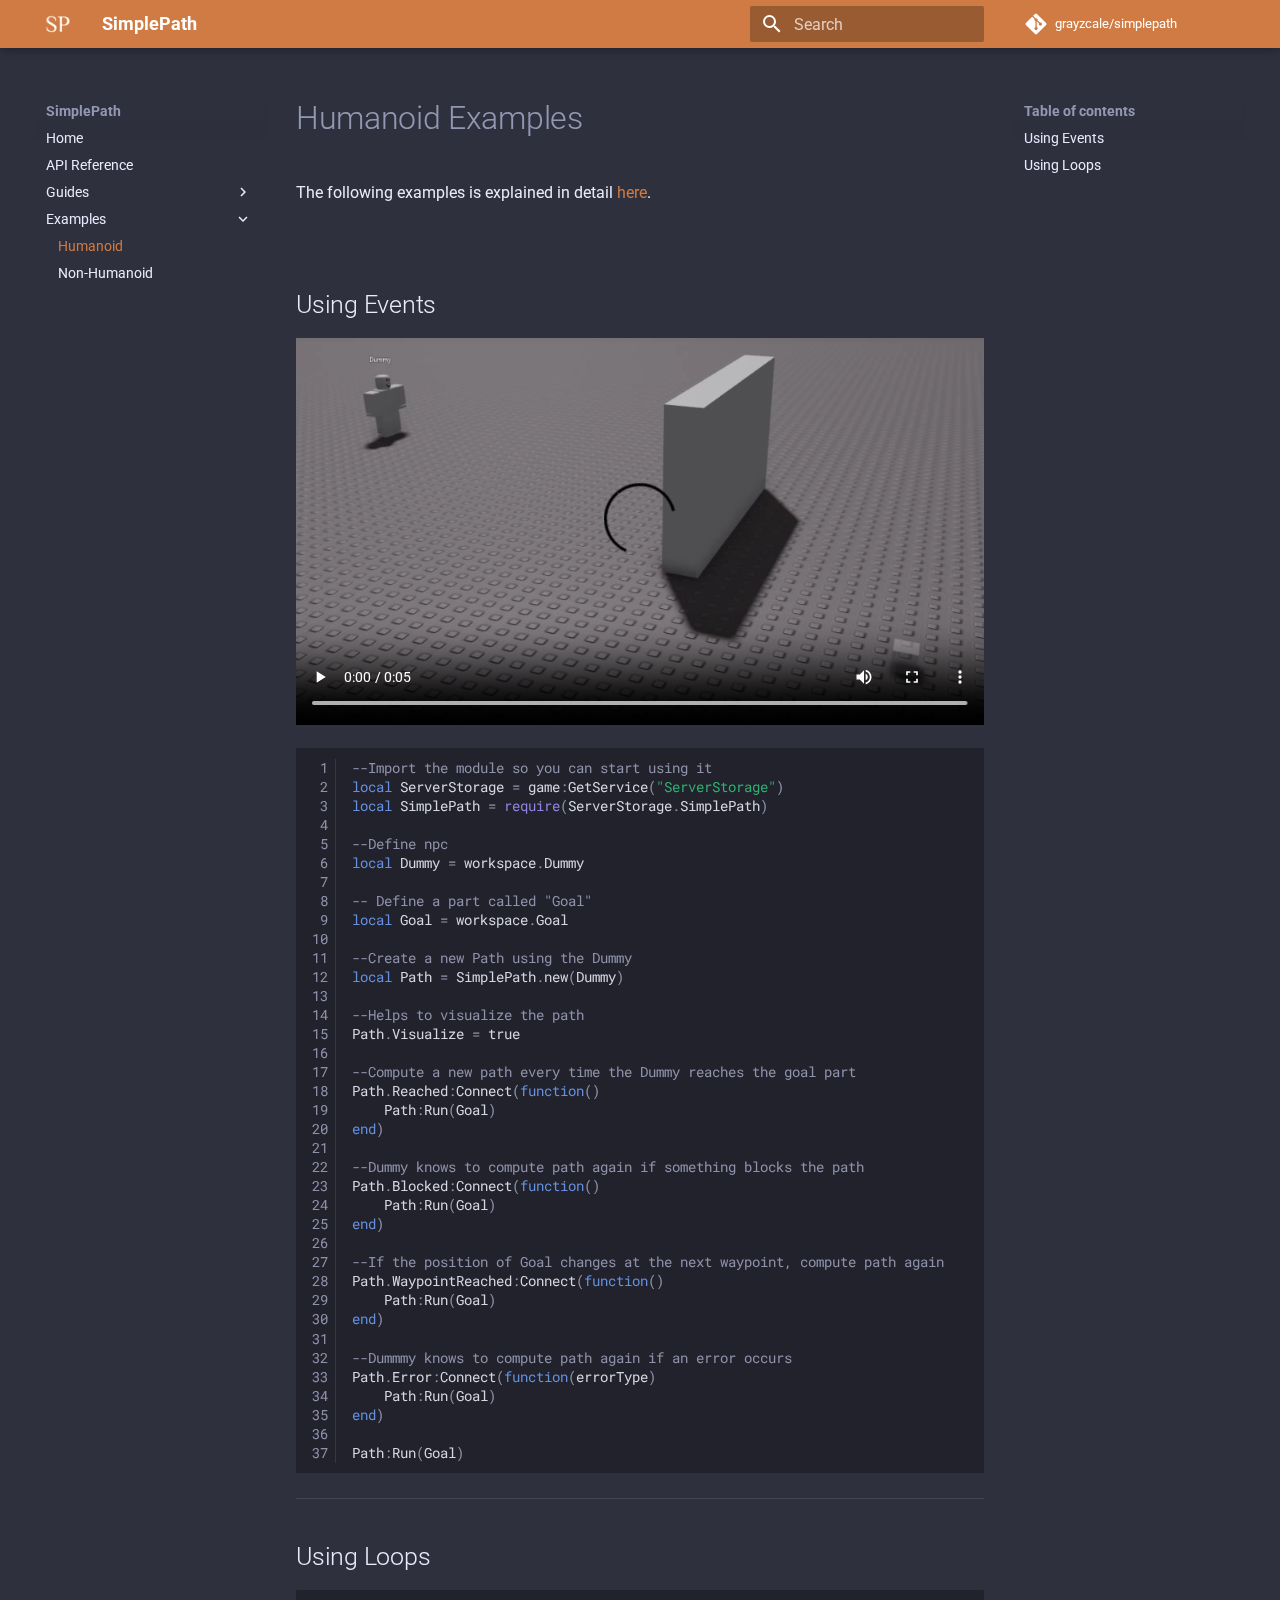
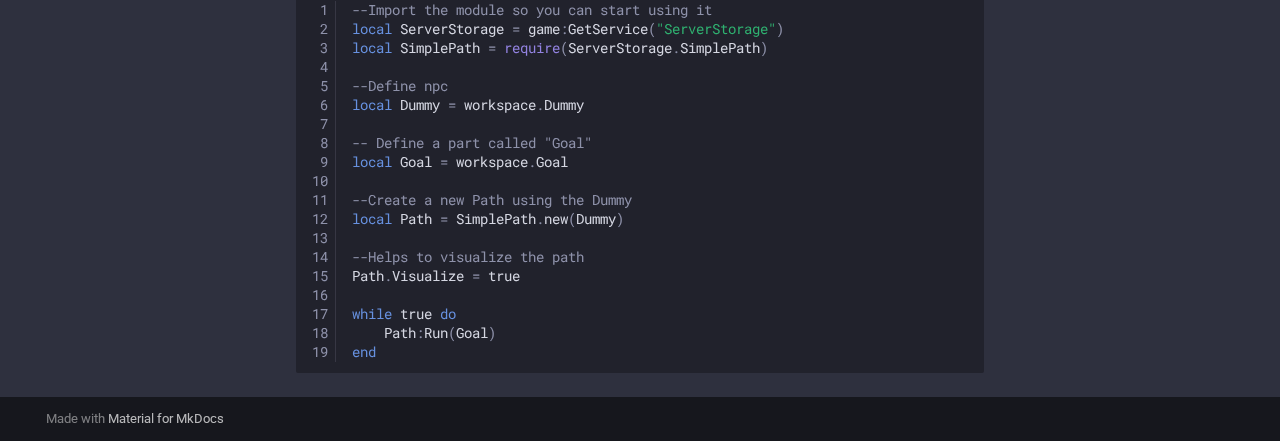
<file: examples/humanoid/index.html>
<!doctype html>
<html lang="en" class="no-js">
  <head>
    
      <meta charset="utf-8">
      <meta name="viewport" content="width=device-width,initial-scale=1">
      
        <meta name="description" content="SimplePath is an open-source pathfinding module that gives you the ability to quickly create a pathfinding script for humanoids and non-humanoids with just a few lines of code.">
      
      
      
        <link rel="canonical" href="https://grayzcale.github.io/simplepath/examples/humanoid/">
      
      
        <link rel="prev" href="../../guides/getting-started/">
      
      
        <link rel="next" href="../non-humanoid/">
      
      <link rel="icon" href="../../assets/logo.png">
      <meta name="generator" content="mkdocs-1.4.2, mkdocs-material-9.0.6">
    
    
      
        <title>Humanoid - SimplePath</title>
      
    
    
      <link rel="stylesheet" href="../../assets/stylesheets/main.558e4712.min.css">
      
        
        <link rel="stylesheet" href="../../assets/stylesheets/palette.2505c338.min.css">
      
      

    
    
    
      
        
        
        <link rel="preconnect" href="https://fonts.gstatic.com" crossorigin>
        <link rel="stylesheet" href="https://fonts.googleapis.com/css?family=Roboto:300,300i,400,400i,700,700i%7CRoboto+Mono:400,400i,700,700i&display=fallback">
        <style>:root{--md-text-font:"Roboto";--md-code-font:"Roboto Mono"}</style>
      
    
    
      <link rel="stylesheet" href="../../stylesheets/extra.css">
    
    <script>__md_scope=new URL("../..",location),__md_hash=e=>[...e].reduce((e,_)=>(e<<5)-e+_.charCodeAt(0),0),__md_get=(e,_=localStorage,t=__md_scope)=>JSON.parse(_.getItem(t.pathname+"."+e)),__md_set=(e,_,t=localStorage,a=__md_scope)=>{try{t.setItem(a.pathname+"."+e,JSON.stringify(_))}catch(e){}}</script>
    
      

    
    
    
  </head>
  
  
    
    
      
    
    
    
    
    <body dir="ltr" data-md-color-scheme="slate" data-md-color-primary="" data-md-color-accent="deep-orange">
  
    
    
      <script>var palette=__md_get("__palette");if(palette&&"object"==typeof palette.color)for(var key of Object.keys(palette.color))document.body.setAttribute("data-md-color-"+key,palette.color[key])</script>
    
    <input class="md-toggle" data-md-toggle="drawer" type="checkbox" id="__drawer" autocomplete="off">
    <input class="md-toggle" data-md-toggle="search" type="checkbox" id="__search" autocomplete="off">
    <label class="md-overlay" for="__drawer"></label>
    <div data-md-component="skip">
      
        
        <a href="#humanoid-examples" class="md-skip">
          Skip to content
        </a>
      
    </div>
    <div data-md-component="announce">
      
    </div>
    
    
      

<header class="md-header" data-md-component="header">
  <nav class="md-header__inner md-grid" aria-label="Header">
    <a href="../.." title="SimplePath" class="md-header__button md-logo" aria-label="SimplePath" data-md-component="logo">
      
  <img src="../../assets/logo.png" alt="logo">

    </a>
    <label class="md-header__button md-icon" for="__drawer">
      <svg xmlns="http://www.w3.org/2000/svg" viewBox="0 0 24 24"><path d="M3 6h18v2H3V6m0 5h18v2H3v-2m0 5h18v2H3v-2Z"/></svg>
    </label>
    <div class="md-header__title" data-md-component="header-title">
      <div class="md-header__ellipsis">
        <div class="md-header__topic">
          <span class="md-ellipsis">
            SimplePath
          </span>
        </div>
        <div class="md-header__topic" data-md-component="header-topic">
          <span class="md-ellipsis">
            
              Humanoid
            
          </span>
        </div>
      </div>
    </div>
    
      <form class="md-header__option" data-md-component="palette">
        
          
          <input class="md-option" data-md-color-media="" data-md-color-scheme="slate" data-md-color-primary="" data-md-color-accent="deep-orange"  aria-hidden="true"  type="radio" name="__palette" id="__palette_1">
          
        
      </form>
    
    
    
      <label class="md-header__button md-icon" for="__search">
        <svg xmlns="http://www.w3.org/2000/svg" viewBox="0 0 24 24"><path d="M9.5 3A6.5 6.5 0 0 1 16 9.5c0 1.61-.59 3.09-1.56 4.23l.27.27h.79l5 5-1.5 1.5-5-5v-.79l-.27-.27A6.516 6.516 0 0 1 9.5 16 6.5 6.5 0 0 1 3 9.5 6.5 6.5 0 0 1 9.5 3m0 2C7 5 5 7 5 9.5S7 14 9.5 14 14 12 14 9.5 12 5 9.5 5Z"/></svg>
      </label>
      <div class="md-search" data-md-component="search" role="dialog">
  <label class="md-search__overlay" for="__search"></label>
  <div class="md-search__inner" role="search">
    <form class="md-search__form" name="search">
      <input type="text" class="md-search__input" name="query" aria-label="Search" placeholder="Search" autocapitalize="off" autocorrect="off" autocomplete="off" spellcheck="false" data-md-component="search-query" required>
      <label class="md-search__icon md-icon" for="__search">
        <svg xmlns="http://www.w3.org/2000/svg" viewBox="0 0 24 24"><path d="M9.5 3A6.5 6.5 0 0 1 16 9.5c0 1.61-.59 3.09-1.56 4.23l.27.27h.79l5 5-1.5 1.5-5-5v-.79l-.27-.27A6.516 6.516 0 0 1 9.5 16 6.5 6.5 0 0 1 3 9.5 6.5 6.5 0 0 1 9.5 3m0 2C7 5 5 7 5 9.5S7 14 9.5 14 14 12 14 9.5 12 5 9.5 5Z"/></svg>
        <svg xmlns="http://www.w3.org/2000/svg" viewBox="0 0 24 24"><path d="M20 11v2H8l5.5 5.5-1.42 1.42L4.16 12l7.92-7.92L13.5 5.5 8 11h12Z"/></svg>
      </label>
      <nav class="md-search__options" aria-label="Search">
        
        <button type="reset" class="md-search__icon md-icon" title="Clear" aria-label="Clear" tabindex="-1">
          <svg xmlns="http://www.w3.org/2000/svg" viewBox="0 0 24 24"><path d="M19 6.41 17.59 5 12 10.59 6.41 5 5 6.41 10.59 12 5 17.59 6.41 19 12 13.41 17.59 19 19 17.59 13.41 12 19 6.41Z"/></svg>
        </button>
      </nav>
      
    </form>
    <div class="md-search__output">
      <div class="md-search__scrollwrap" data-md-scrollfix>
        <div class="md-search-result" data-md-component="search-result">
          <div class="md-search-result__meta">
            Initializing search
          </div>
          <ol class="md-search-result__list" role="presentation"></ol>
        </div>
      </div>
    </div>
  </div>
</div>
    
    
      <div class="md-header__source">
        <a href="https://github.com/grayzcale/simplepath" title="Go to repository" class="md-source" data-md-component="source">
  <div class="md-source__icon md-icon">
    
    <svg xmlns="http://www.w3.org/2000/svg" viewBox="0 0 448 512"><!--! Font Awesome Free 6.2.1 by @fontawesome - https://fontawesome.com License - https://fontawesome.com/license/free (Icons: CC BY 4.0, Fonts: SIL OFL 1.1, Code: MIT License) Copyright 2022 Fonticons, Inc.--><path d="M439.55 236.05 244 40.45a28.87 28.87 0 0 0-40.81 0l-40.66 40.63 51.52 51.52c27.06-9.14 52.68 16.77 43.39 43.68l49.66 49.66c34.23-11.8 61.18 31 35.47 56.69-26.49 26.49-70.21-2.87-56-37.34L240.22 199v121.85c25.3 12.54 22.26 41.85 9.08 55a34.34 34.34 0 0 1-48.55 0c-17.57-17.6-11.07-46.91 11.25-56v-123c-20.8-8.51-24.6-30.74-18.64-45L142.57 101 8.45 235.14a28.86 28.86 0 0 0 0 40.81l195.61 195.6a28.86 28.86 0 0 0 40.8 0l194.69-194.69a28.86 28.86 0 0 0 0-40.81z"/></svg>
  </div>
  <div class="md-source__repository">
    grayzcale/simplepath
  </div>
</a>
      </div>
    
  </nav>
  
</header>
    
    <div class="md-container" data-md-component="container">
      
      
        
          
        
      
      <main class="md-main" data-md-component="main">
        <div class="md-main__inner md-grid">
          
            
              
              <div class="md-sidebar md-sidebar--primary" data-md-component="sidebar" data-md-type="navigation" >
                <div class="md-sidebar__scrollwrap">
                  <div class="md-sidebar__inner">
                    


<nav class="md-nav md-nav--primary" aria-label="Navigation" data-md-level="0">
  <label class="md-nav__title" for="__drawer">
    <a href="../.." title="SimplePath" class="md-nav__button md-logo" aria-label="SimplePath" data-md-component="logo">
      
  <img src="../../assets/logo.png" alt="logo">

    </a>
    SimplePath
  </label>
  
    <div class="md-nav__source">
      <a href="https://github.com/grayzcale/simplepath" title="Go to repository" class="md-source" data-md-component="source">
  <div class="md-source__icon md-icon">
    
    <svg xmlns="http://www.w3.org/2000/svg" viewBox="0 0 448 512"><!--! Font Awesome Free 6.2.1 by @fontawesome - https://fontawesome.com License - https://fontawesome.com/license/free (Icons: CC BY 4.0, Fonts: SIL OFL 1.1, Code: MIT License) Copyright 2022 Fonticons, Inc.--><path d="M439.55 236.05 244 40.45a28.87 28.87 0 0 0-40.81 0l-40.66 40.63 51.52 51.52c27.06-9.14 52.68 16.77 43.39 43.68l49.66 49.66c34.23-11.8 61.18 31 35.47 56.69-26.49 26.49-70.21-2.87-56-37.34L240.22 199v121.85c25.3 12.54 22.26 41.85 9.08 55a34.34 34.34 0 0 1-48.55 0c-17.57-17.6-11.07-46.91 11.25-56v-123c-20.8-8.51-24.6-30.74-18.64-45L142.57 101 8.45 235.14a28.86 28.86 0 0 0 0 40.81l195.61 195.6a28.86 28.86 0 0 0 40.8 0l194.69-194.69a28.86 28.86 0 0 0 0-40.81z"/></svg>
  </div>
  <div class="md-source__repository">
    grayzcale/simplepath
  </div>
</a>
    </div>
  
  <ul class="md-nav__list" data-md-scrollfix>
    
      
      
      

  
  
  
    <li class="md-nav__item">
      <a href="../.." class="md-nav__link">
        Home
      </a>
    </li>
  

    
      
      
      

  
  
  
    <li class="md-nav__item">
      <a href="../../api-reference/" class="md-nav__link">
        API Reference
      </a>
    </li>
  

    
      
      
      

  
  
  
    
    <li class="md-nav__item md-nav__item--nested">
      
      
      
      
      <input class="md-nav__toggle md-toggle " data-md-toggle="__nav_3" type="checkbox" id="__nav_3" >
      
      
      
        <label class="md-nav__link" for="__nav_3" tabindex="0" aria-expanded="false">
          Guides
          <span class="md-nav__icon md-icon"></span>
        </label>
      
      <nav class="md-nav" aria-label="Guides" data-md-level="1">
        <label class="md-nav__title" for="__nav_3">
          <span class="md-nav__icon md-icon"></span>
          Guides
        </label>
        <ul class="md-nav__list" data-md-scrollfix>
          
            
              
  
  
  
    <li class="md-nav__item">
      <a href="../../guides/getting-started/" class="md-nav__link">
        Getting Started
      </a>
    </li>
  

            
          
        </ul>
      </nav>
    </li>
  

    
      
      
      

  
  
    
  
  
    
    <li class="md-nav__item md-nav__item--active md-nav__item--nested">
      
      
      
      
      <input class="md-nav__toggle md-toggle " data-md-toggle="__nav_4" type="checkbox" id="__nav_4" checked>
      
      
      
        <label class="md-nav__link" for="__nav_4" tabindex="0" aria-expanded="true">
          Examples
          <span class="md-nav__icon md-icon"></span>
        </label>
      
      <nav class="md-nav" aria-label="Examples" data-md-level="1">
        <label class="md-nav__title" for="__nav_4">
          <span class="md-nav__icon md-icon"></span>
          Examples
        </label>
        <ul class="md-nav__list" data-md-scrollfix>
          
            
              
  
  
    
  
  
    <li class="md-nav__item md-nav__item--active">
      
      <input class="md-nav__toggle md-toggle" data-md-toggle="toc" type="checkbox" id="__toc">
      
      
        
      
      
        <label class="md-nav__link md-nav__link--active" for="__toc">
          Humanoid
          <span class="md-nav__icon md-icon"></span>
        </label>
      
      <a href="./" class="md-nav__link md-nav__link--active">
        Humanoid
      </a>
      
        

<nav class="md-nav md-nav--secondary" aria-label="Table of contents">
  
  
  
    
  
  
    <label class="md-nav__title" for="__toc">
      <span class="md-nav__icon md-icon"></span>
      Table of contents
    </label>
    <ul class="md-nav__list" data-md-component="toc" data-md-scrollfix>
      
        <li class="md-nav__item">
  <a href="#using-events" class="md-nav__link">
    Using Events
  </a>
  
</li>
      
        <li class="md-nav__item">
  <a href="#using-loops" class="md-nav__link">
    Using Loops
  </a>
  
</li>
      
    </ul>
  
</nav>
      
    </li>
  

            
          
            
              
  
  
  
    <li class="md-nav__item">
      <a href="../non-humanoid/" class="md-nav__link">
        Non-Humanoid
      </a>
    </li>
  

            
          
        </ul>
      </nav>
    </li>
  

    
  </ul>
</nav>
                  </div>
                </div>
              </div>
            
            
              
              <div class="md-sidebar md-sidebar--secondary" data-md-component="sidebar" data-md-type="toc" >
                <div class="md-sidebar__scrollwrap">
                  <div class="md-sidebar__inner">
                    

<nav class="md-nav md-nav--secondary" aria-label="Table of contents">
  
  
  
    
  
  
    <label class="md-nav__title" for="__toc">
      <span class="md-nav__icon md-icon"></span>
      Table of contents
    </label>
    <ul class="md-nav__list" data-md-component="toc" data-md-scrollfix>
      
        <li class="md-nav__item">
  <a href="#using-events" class="md-nav__link">
    Using Events
  </a>
  
</li>
      
        <li class="md-nav__item">
  <a href="#using-loops" class="md-nav__link">
    Using Loops
  </a>
  
</li>
      
    </ul>
  
</nav>
                  </div>
                </div>
              </div>
            
          
          
            <div class="md-content" data-md-component="content">
              <article class="md-content__inner md-typeset">
                
                  

  
  



<h1 id="humanoid-examples">Humanoid Examples<a class="headerlink" href="#humanoid-examples" title="Permanent link">&para;</a></h1>
<p>The following examples is explained in detail <a href="../../guides/getting-started/">here</a>.</p>
<p><br></p>
<h2 id="using-events">Using Events<a class="headerlink" href="#using-events" title="Permanent link">&para;</a></h2>
<video width=100% height=100% controls>
    <source style="object-fit: cover;" src="https://grayzcale.github.io/simplepath/assets/humanoid_example_1.mp4" types="video/mp4">
</video>

<div class="highlight"><table class="highlighttable"><tr><td class="linenos"><div class="linenodiv"><pre><span></span><span class="normal"> 1</span>
<span class="normal"> 2</span>
<span class="normal"> 3</span>
<span class="normal"> 4</span>
<span class="normal"> 5</span>
<span class="normal"> 6</span>
<span class="normal"> 7</span>
<span class="normal"> 8</span>
<span class="normal"> 9</span>
<span class="normal">10</span>
<span class="normal">11</span>
<span class="normal">12</span>
<span class="normal">13</span>
<span class="normal">14</span>
<span class="normal">15</span>
<span class="normal">16</span>
<span class="normal">17</span>
<span class="normal">18</span>
<span class="normal">19</span>
<span class="normal">20</span>
<span class="normal">21</span>
<span class="normal">22</span>
<span class="normal">23</span>
<span class="normal">24</span>
<span class="normal">25</span>
<span class="normal">26</span>
<span class="normal">27</span>
<span class="normal">28</span>
<span class="normal">29</span>
<span class="normal">30</span>
<span class="normal">31</span>
<span class="normal">32</span>
<span class="normal">33</span>
<span class="normal">34</span>
<span class="normal">35</span>
<span class="normal">36</span>
<span class="normal">37</span></pre></div></td><td class="code"><div><pre><span></span><code><span class="c1">--Import the module so you can start using it</span>
<span class="kd">local</span> <span class="n">ServerStorage</span> <span class="o">=</span> <span class="n">game</span><span class="p">:</span><span class="n">GetService</span><span class="p">(</span><span class="s2">&quot;ServerStorage&quot;</span><span class="p">)</span>
<span class="kd">local</span> <span class="n">SimplePath</span> <span class="o">=</span> <span class="nb">require</span><span class="p">(</span><span class="n">ServerStorage</span><span class="p">.</span><span class="n">SimplePath</span><span class="p">)</span>

<span class="c1">--Define npc</span>
<span class="kd">local</span> <span class="n">Dummy</span> <span class="o">=</span> <span class="n">workspace</span><span class="p">.</span><span class="n">Dummy</span>

<span class="c1">-- Define a part called &quot;Goal&quot;</span>
<span class="kd">local</span> <span class="n">Goal</span> <span class="o">=</span> <span class="n">workspace</span><span class="p">.</span><span class="n">Goal</span>

<span class="c1">--Create a new Path using the Dummy</span>
<span class="kd">local</span> <span class="n">Path</span> <span class="o">=</span> <span class="n">SimplePath</span><span class="p">.</span><span class="n">new</span><span class="p">(</span><span class="n">Dummy</span><span class="p">)</span>

<span class="c1">--Helps to visualize the path</span>
<span class="n">Path</span><span class="p">.</span><span class="n">Visualize</span> <span class="o">=</span> <span class="kc">true</span>

<span class="c1">--Compute a new path every time the Dummy reaches the goal part</span>
<span class="n">Path</span><span class="p">.</span><span class="n">Reached</span><span class="p">:</span><span class="n">Connect</span><span class="p">(</span><span class="kr">function</span><span class="p">()</span>
    <span class="n">Path</span><span class="p">:</span><span class="n">Run</span><span class="p">(</span><span class="n">Goal</span><span class="p">)</span>
<span class="kr">end</span><span class="p">)</span>

<span class="c1">--Dummy knows to compute path again if something blocks the path</span>
<span class="n">Path</span><span class="p">.</span><span class="n">Blocked</span><span class="p">:</span><span class="n">Connect</span><span class="p">(</span><span class="kr">function</span><span class="p">()</span>
    <span class="n">Path</span><span class="p">:</span><span class="n">Run</span><span class="p">(</span><span class="n">Goal</span><span class="p">)</span>
<span class="kr">end</span><span class="p">)</span>

<span class="c1">--If the position of Goal changes at the next waypoint, compute path again</span>
<span class="n">Path</span><span class="p">.</span><span class="n">WaypointReached</span><span class="p">:</span><span class="n">Connect</span><span class="p">(</span><span class="kr">function</span><span class="p">()</span>
    <span class="n">Path</span><span class="p">:</span><span class="n">Run</span><span class="p">(</span><span class="n">Goal</span><span class="p">)</span>
<span class="kr">end</span><span class="p">)</span>

<span class="c1">--Dummmy knows to compute path again if an error occurs</span>
<span class="n">Path</span><span class="p">.</span><span class="n">Error</span><span class="p">:</span><span class="n">Connect</span><span class="p">(</span><span class="kr">function</span><span class="p">(</span><span class="n">errorType</span><span class="p">)</span>
    <span class="n">Path</span><span class="p">:</span><span class="n">Run</span><span class="p">(</span><span class="n">Goal</span><span class="p">)</span>
<span class="kr">end</span><span class="p">)</span>

<span class="n">Path</span><span class="p">:</span><span class="n">Run</span><span class="p">(</span><span class="n">Goal</span><span class="p">)</span>
</code></pre></div></td></tr></table></div>
<hr>

<h2 id="using-loops">Using Loops<a class="headerlink" href="#using-loops" title="Permanent link">&para;</a></h2>
<div class="highlight"><table class="highlighttable"><tr><td class="linenos"><div class="linenodiv"><pre><span></span><span class="normal"> 1</span>
<span class="normal"> 2</span>
<span class="normal"> 3</span>
<span class="normal"> 4</span>
<span class="normal"> 5</span>
<span class="normal"> 6</span>
<span class="normal"> 7</span>
<span class="normal"> 8</span>
<span class="normal"> 9</span>
<span class="normal">10</span>
<span class="normal">11</span>
<span class="normal">12</span>
<span class="normal">13</span>
<span class="normal">14</span>
<span class="normal">15</span>
<span class="normal">16</span>
<span class="normal">17</span>
<span class="normal">18</span>
<span class="normal">19</span></pre></div></td><td class="code"><div><pre><span></span><code><span class="c1">--Import the module so you can start using it</span>
<span class="kd">local</span> <span class="n">ServerStorage</span> <span class="o">=</span> <span class="n">game</span><span class="p">:</span><span class="n">GetService</span><span class="p">(</span><span class="s2">&quot;ServerStorage&quot;</span><span class="p">)</span>
<span class="kd">local</span> <span class="n">SimplePath</span> <span class="o">=</span> <span class="nb">require</span><span class="p">(</span><span class="n">ServerStorage</span><span class="p">.</span><span class="n">SimplePath</span><span class="p">)</span>

<span class="c1">--Define npc</span>
<span class="kd">local</span> <span class="n">Dummy</span> <span class="o">=</span> <span class="n">workspace</span><span class="p">.</span><span class="n">Dummy</span>

<span class="c1">-- Define a part called &quot;Goal&quot;</span>
<span class="kd">local</span> <span class="n">Goal</span> <span class="o">=</span> <span class="n">workspace</span><span class="p">.</span><span class="n">Goal</span>

<span class="c1">--Create a new Path using the Dummy</span>
<span class="kd">local</span> <span class="n">Path</span> <span class="o">=</span> <span class="n">SimplePath</span><span class="p">.</span><span class="n">new</span><span class="p">(</span><span class="n">Dummy</span><span class="p">)</span>

<span class="c1">--Helps to visualize the path</span>
<span class="n">Path</span><span class="p">.</span><span class="n">Visualize</span> <span class="o">=</span> <span class="kc">true</span>

<span class="kr">while</span> <span class="kc">true</span> <span class="kr">do</span>
    <span class="n">Path</span><span class="p">:</span><span class="n">Run</span><span class="p">(</span><span class="n">Goal</span><span class="p">)</span>
<span class="kr">end</span>
</code></pre></div></td></tr></table></div>





                
              </article>
            </div>
          
          
        </div>
        
      </main>
      
        <footer class="md-footer">
  
  <div class="md-footer-meta md-typeset">
    <div class="md-footer-meta__inner md-grid">
      <div class="md-copyright">
  
  
    Made with
    <a href="https://squidfunk.github.io/mkdocs-material/" target="_blank" rel="noopener">
      Material for MkDocs
    </a>
  
</div>
      
    </div>
  </div>
</footer>
      
    </div>
    <div class="md-dialog" data-md-component="dialog">
      <div class="md-dialog__inner md-typeset"></div>
    </div>
    
    <script id="__config" type="application/json">{"base": "../..", "features": ["content.code.annotate"], "search": "../../assets/javascripts/workers/search.e5c33ebb.min.js", "translations": {"clipboard.copied": "Copied to clipboard", "clipboard.copy": "Copy to clipboard", "search.result.more.one": "1 more on this page", "search.result.more.other": "# more on this page", "search.result.none": "No matching documents", "search.result.one": "1 matching document", "search.result.other": "# matching documents", "search.result.placeholder": "Type to start searching", "search.result.term.missing": "Missing", "select.version": "Select version"}}</script>
    
    
      <script src="../../assets/javascripts/bundle.51d95adb.min.js"></script>
      
    
  </body>
</html>
</file>
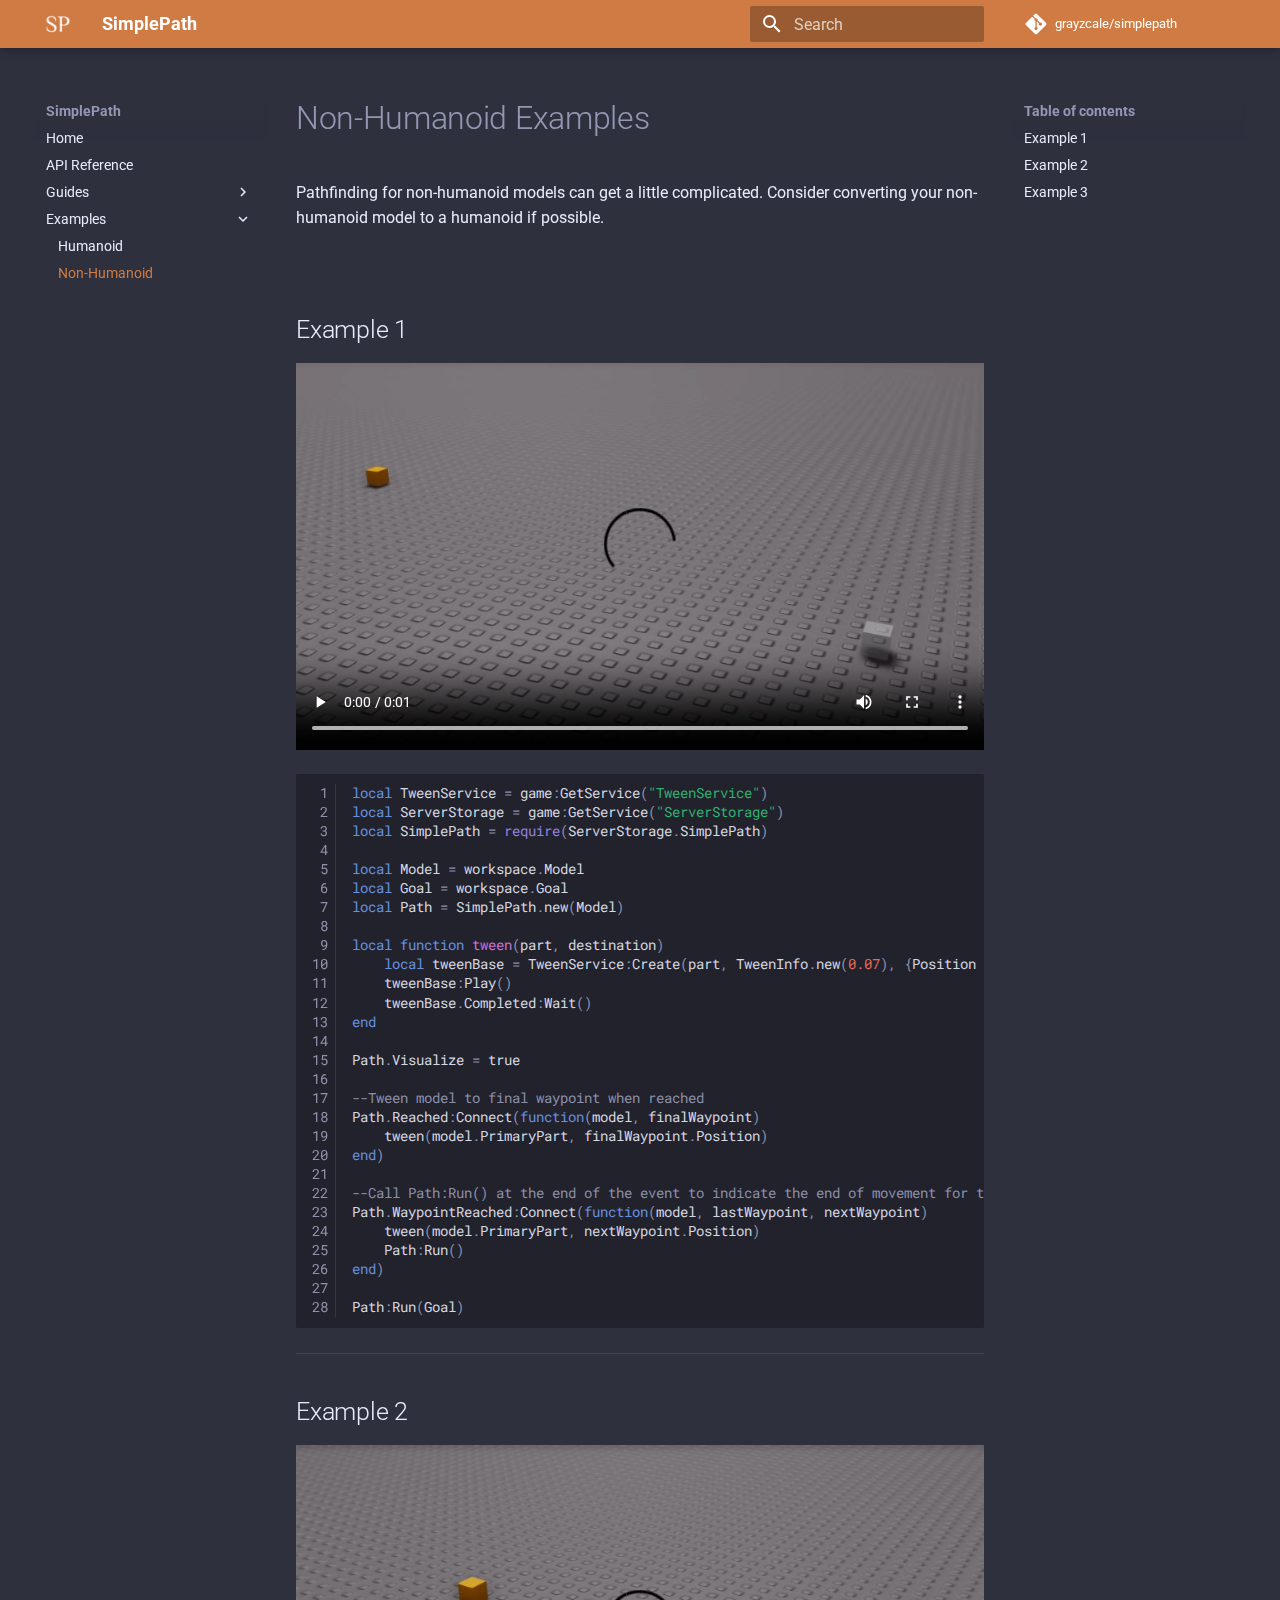
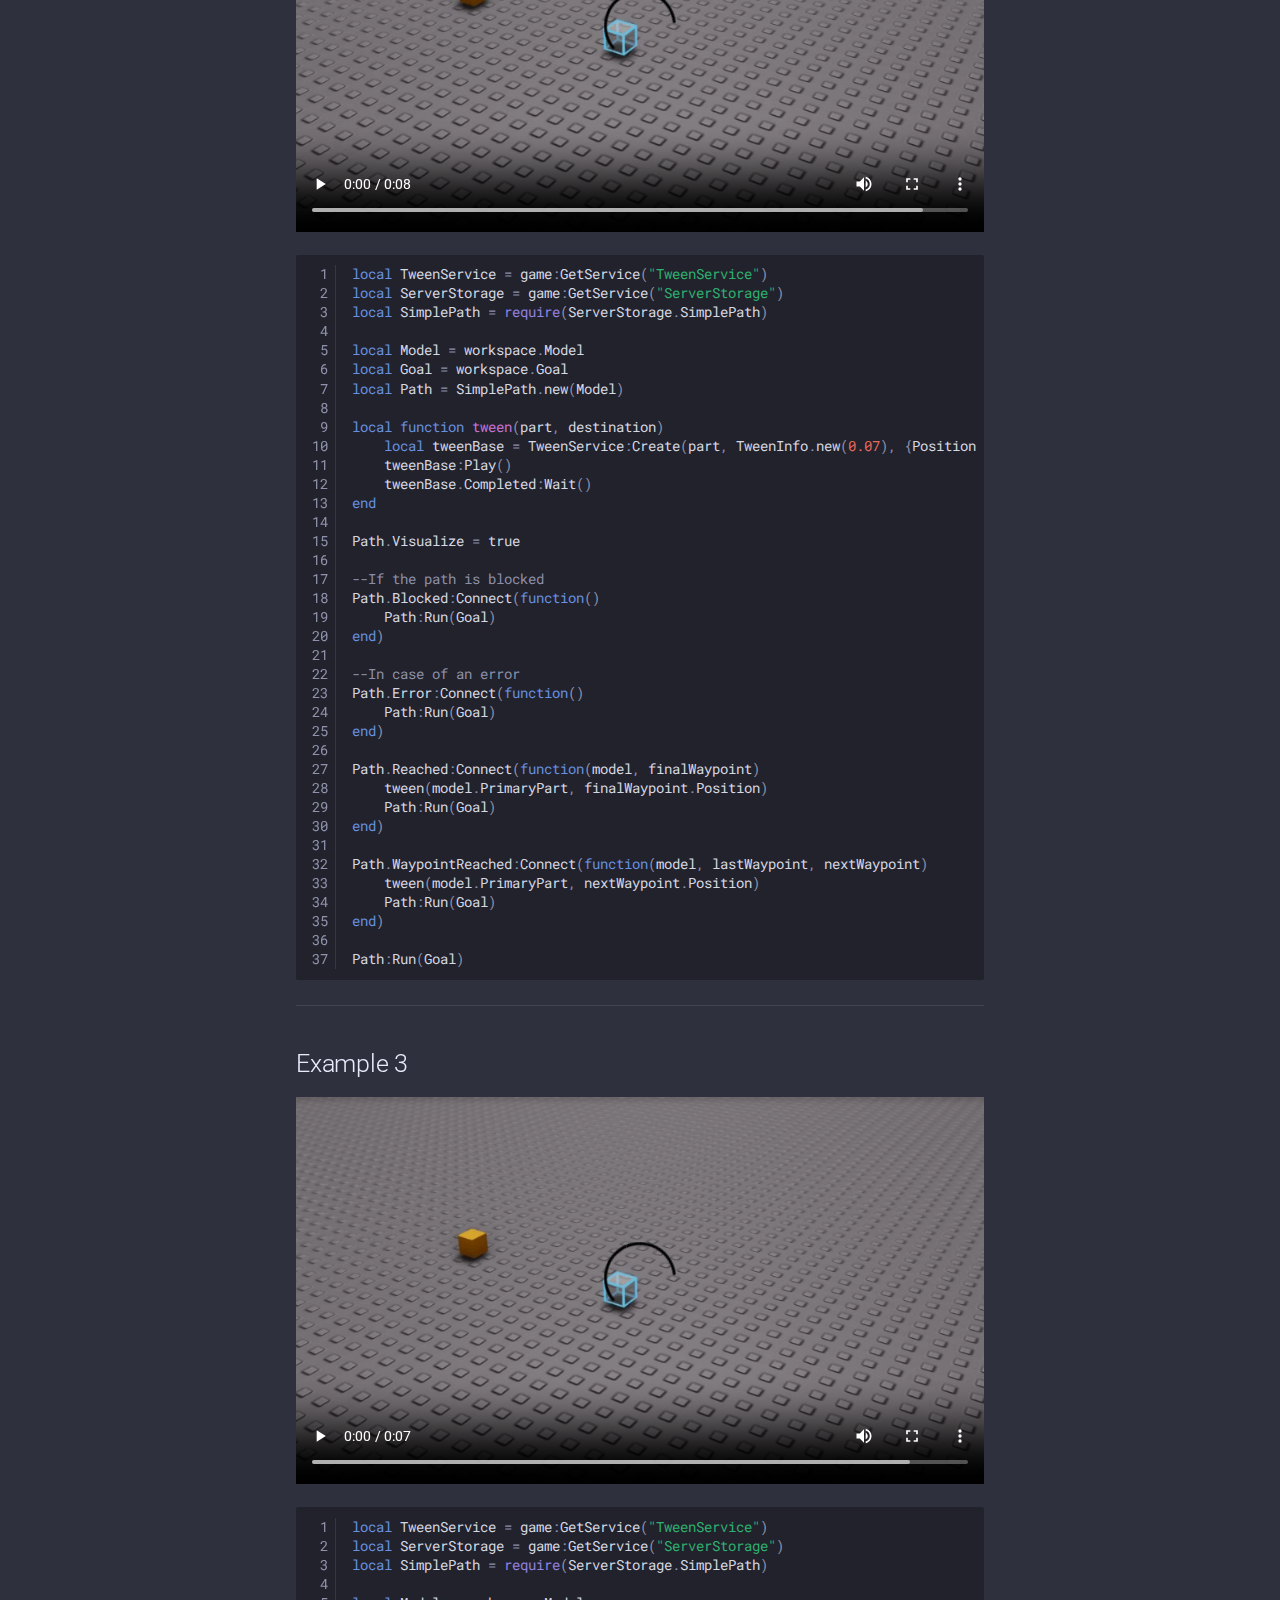
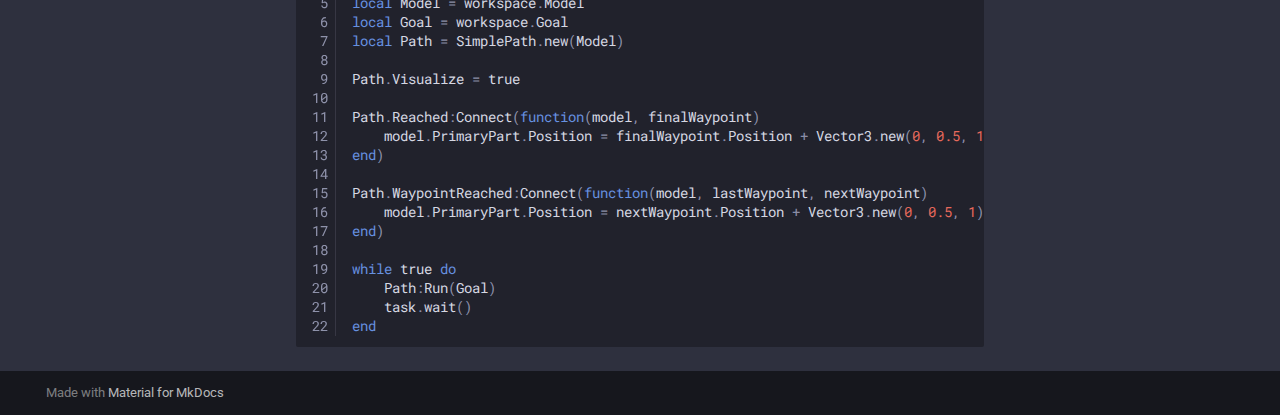
<file: examples/non-humanoid/index.html>
<!doctype html>
<html lang="en" class="no-js">
  <head>
    
      <meta charset="utf-8">
      <meta name="viewport" content="width=device-width,initial-scale=1">
      
        <meta name="description" content="SimplePath is an open-source pathfinding module that gives you the ability to quickly create a pathfinding script for humanoids and non-humanoids with just a few lines of code.">
      
      
      
        <link rel="canonical" href="https://grayzcale.github.io/simplepath/examples/non-humanoid/">
      
      
        <link rel="prev" href="../humanoid/">
      
      
      <link rel="icon" href="../../assets/logo.png">
      <meta name="generator" content="mkdocs-1.4.2, mkdocs-material-9.0.6">
    
    
      
        <title>Non-Humanoid - SimplePath</title>
      
    
    
      <link rel="stylesheet" href="../../assets/stylesheets/main.558e4712.min.css">
      
        
        <link rel="stylesheet" href="../../assets/stylesheets/palette.2505c338.min.css">
      
      

    
    
    
      
        
        
        <link rel="preconnect" href="https://fonts.gstatic.com" crossorigin>
        <link rel="stylesheet" href="https://fonts.googleapis.com/css?family=Roboto:300,300i,400,400i,700,700i%7CRoboto+Mono:400,400i,700,700i&display=fallback">
        <style>:root{--md-text-font:"Roboto";--md-code-font:"Roboto Mono"}</style>
      
    
    
      <link rel="stylesheet" href="../../stylesheets/extra.css">
    
    <script>__md_scope=new URL("../..",location),__md_hash=e=>[...e].reduce((e,_)=>(e<<5)-e+_.charCodeAt(0),0),__md_get=(e,_=localStorage,t=__md_scope)=>JSON.parse(_.getItem(t.pathname+"."+e)),__md_set=(e,_,t=localStorage,a=__md_scope)=>{try{t.setItem(a.pathname+"."+e,JSON.stringify(_))}catch(e){}}</script>
    
      

    
    
    
  </head>
  
  
    
    
      
    
    
    
    
    <body dir="ltr" data-md-color-scheme="slate" data-md-color-primary="" data-md-color-accent="deep-orange">
  
    
    
      <script>var palette=__md_get("__palette");if(palette&&"object"==typeof palette.color)for(var key of Object.keys(palette.color))document.body.setAttribute("data-md-color-"+key,palette.color[key])</script>
    
    <input class="md-toggle" data-md-toggle="drawer" type="checkbox" id="__drawer" autocomplete="off">
    <input class="md-toggle" data-md-toggle="search" type="checkbox" id="__search" autocomplete="off">
    <label class="md-overlay" for="__drawer"></label>
    <div data-md-component="skip">
      
        
        <a href="#non-humanoid-examples" class="md-skip">
          Skip to content
        </a>
      
    </div>
    <div data-md-component="announce">
      
    </div>
    
    
      

<header class="md-header" data-md-component="header">
  <nav class="md-header__inner md-grid" aria-label="Header">
    <a href="../.." title="SimplePath" class="md-header__button md-logo" aria-label="SimplePath" data-md-component="logo">
      
  <img src="../../assets/logo.png" alt="logo">

    </a>
    <label class="md-header__button md-icon" for="__drawer">
      <svg xmlns="http://www.w3.org/2000/svg" viewBox="0 0 24 24"><path d="M3 6h18v2H3V6m0 5h18v2H3v-2m0 5h18v2H3v-2Z"/></svg>
    </label>
    <div class="md-header__title" data-md-component="header-title">
      <div class="md-header__ellipsis">
        <div class="md-header__topic">
          <span class="md-ellipsis">
            SimplePath
          </span>
        </div>
        <div class="md-header__topic" data-md-component="header-topic">
          <span class="md-ellipsis">
            
              Non-Humanoid
            
          </span>
        </div>
      </div>
    </div>
    
      <form class="md-header__option" data-md-component="palette">
        
          
          <input class="md-option" data-md-color-media="" data-md-color-scheme="slate" data-md-color-primary="" data-md-color-accent="deep-orange"  aria-hidden="true"  type="radio" name="__palette" id="__palette_1">
          
        
      </form>
    
    
    
      <label class="md-header__button md-icon" for="__search">
        <svg xmlns="http://www.w3.org/2000/svg" viewBox="0 0 24 24"><path d="M9.5 3A6.5 6.5 0 0 1 16 9.5c0 1.61-.59 3.09-1.56 4.23l.27.27h.79l5 5-1.5 1.5-5-5v-.79l-.27-.27A6.516 6.516 0 0 1 9.5 16 6.5 6.5 0 0 1 3 9.5 6.5 6.5 0 0 1 9.5 3m0 2C7 5 5 7 5 9.5S7 14 9.5 14 14 12 14 9.5 12 5 9.5 5Z"/></svg>
      </label>
      <div class="md-search" data-md-component="search" role="dialog">
  <label class="md-search__overlay" for="__search"></label>
  <div class="md-search__inner" role="search">
    <form class="md-search__form" name="search">
      <input type="text" class="md-search__input" name="query" aria-label="Search" placeholder="Search" autocapitalize="off" autocorrect="off" autocomplete="off" spellcheck="false" data-md-component="search-query" required>
      <label class="md-search__icon md-icon" for="__search">
        <svg xmlns="http://www.w3.org/2000/svg" viewBox="0 0 24 24"><path d="M9.5 3A6.5 6.5 0 0 1 16 9.5c0 1.61-.59 3.09-1.56 4.23l.27.27h.79l5 5-1.5 1.5-5-5v-.79l-.27-.27A6.516 6.516 0 0 1 9.5 16 6.5 6.5 0 0 1 3 9.5 6.5 6.5 0 0 1 9.5 3m0 2C7 5 5 7 5 9.5S7 14 9.5 14 14 12 14 9.5 12 5 9.5 5Z"/></svg>
        <svg xmlns="http://www.w3.org/2000/svg" viewBox="0 0 24 24"><path d="M20 11v2H8l5.5 5.5-1.42 1.42L4.16 12l7.92-7.92L13.5 5.5 8 11h12Z"/></svg>
      </label>
      <nav class="md-search__options" aria-label="Search">
        
        <button type="reset" class="md-search__icon md-icon" title="Clear" aria-label="Clear" tabindex="-1">
          <svg xmlns="http://www.w3.org/2000/svg" viewBox="0 0 24 24"><path d="M19 6.41 17.59 5 12 10.59 6.41 5 5 6.41 10.59 12 5 17.59 6.41 19 12 13.41 17.59 19 19 17.59 13.41 12 19 6.41Z"/></svg>
        </button>
      </nav>
      
    </form>
    <div class="md-search__output">
      <div class="md-search__scrollwrap" data-md-scrollfix>
        <div class="md-search-result" data-md-component="search-result">
          <div class="md-search-result__meta">
            Initializing search
          </div>
          <ol class="md-search-result__list" role="presentation"></ol>
        </div>
      </div>
    </div>
  </div>
</div>
    
    
      <div class="md-header__source">
        <a href="https://github.com/grayzcale/simplepath" title="Go to repository" class="md-source" data-md-component="source">
  <div class="md-source__icon md-icon">
    
    <svg xmlns="http://www.w3.org/2000/svg" viewBox="0 0 448 512"><!--! Font Awesome Free 6.2.1 by @fontawesome - https://fontawesome.com License - https://fontawesome.com/license/free (Icons: CC BY 4.0, Fonts: SIL OFL 1.1, Code: MIT License) Copyright 2022 Fonticons, Inc.--><path d="M439.55 236.05 244 40.45a28.87 28.87 0 0 0-40.81 0l-40.66 40.63 51.52 51.52c27.06-9.14 52.68 16.77 43.39 43.68l49.66 49.66c34.23-11.8 61.18 31 35.47 56.69-26.49 26.49-70.21-2.87-56-37.34L240.22 199v121.85c25.3 12.54 22.26 41.85 9.08 55a34.34 34.34 0 0 1-48.55 0c-17.57-17.6-11.07-46.91 11.25-56v-123c-20.8-8.51-24.6-30.74-18.64-45L142.57 101 8.45 235.14a28.86 28.86 0 0 0 0 40.81l195.61 195.6a28.86 28.86 0 0 0 40.8 0l194.69-194.69a28.86 28.86 0 0 0 0-40.81z"/></svg>
  </div>
  <div class="md-source__repository">
    grayzcale/simplepath
  </div>
</a>
      </div>
    
  </nav>
  
</header>
    
    <div class="md-container" data-md-component="container">
      
      
        
          
        
      
      <main class="md-main" data-md-component="main">
        <div class="md-main__inner md-grid">
          
            
              
              <div class="md-sidebar md-sidebar--primary" data-md-component="sidebar" data-md-type="navigation" >
                <div class="md-sidebar__scrollwrap">
                  <div class="md-sidebar__inner">
                    


<nav class="md-nav md-nav--primary" aria-label="Navigation" data-md-level="0">
  <label class="md-nav__title" for="__drawer">
    <a href="../.." title="SimplePath" class="md-nav__button md-logo" aria-label="SimplePath" data-md-component="logo">
      
  <img src="../../assets/logo.png" alt="logo">

    </a>
    SimplePath
  </label>
  
    <div class="md-nav__source">
      <a href="https://github.com/grayzcale/simplepath" title="Go to repository" class="md-source" data-md-component="source">
  <div class="md-source__icon md-icon">
    
    <svg xmlns="http://www.w3.org/2000/svg" viewBox="0 0 448 512"><!--! Font Awesome Free 6.2.1 by @fontawesome - https://fontawesome.com License - https://fontawesome.com/license/free (Icons: CC BY 4.0, Fonts: SIL OFL 1.1, Code: MIT License) Copyright 2022 Fonticons, Inc.--><path d="M439.55 236.05 244 40.45a28.87 28.87 0 0 0-40.81 0l-40.66 40.63 51.52 51.52c27.06-9.14 52.68 16.77 43.39 43.68l49.66 49.66c34.23-11.8 61.18 31 35.47 56.69-26.49 26.49-70.21-2.87-56-37.34L240.22 199v121.85c25.3 12.54 22.26 41.85 9.08 55a34.34 34.34 0 0 1-48.55 0c-17.57-17.6-11.07-46.91 11.25-56v-123c-20.8-8.51-24.6-30.74-18.64-45L142.57 101 8.45 235.14a28.86 28.86 0 0 0 0 40.81l195.61 195.6a28.86 28.86 0 0 0 40.8 0l194.69-194.69a28.86 28.86 0 0 0 0-40.81z"/></svg>
  </div>
  <div class="md-source__repository">
    grayzcale/simplepath
  </div>
</a>
    </div>
  
  <ul class="md-nav__list" data-md-scrollfix>
    
      
      
      

  
  
  
    <li class="md-nav__item">
      <a href="../.." class="md-nav__link">
        Home
      </a>
    </li>
  

    
      
      
      

  
  
  
    <li class="md-nav__item">
      <a href="../../api-reference/" class="md-nav__link">
        API Reference
      </a>
    </li>
  

    
      
      
      

  
  
  
    
    <li class="md-nav__item md-nav__item--nested">
      
      
      
      
      <input class="md-nav__toggle md-toggle " data-md-toggle="__nav_3" type="checkbox" id="__nav_3" >
      
      
      
        <label class="md-nav__link" for="__nav_3" tabindex="0" aria-expanded="false">
          Guides
          <span class="md-nav__icon md-icon"></span>
        </label>
      
      <nav class="md-nav" aria-label="Guides" data-md-level="1">
        <label class="md-nav__title" for="__nav_3">
          <span class="md-nav__icon md-icon"></span>
          Guides
        </label>
        <ul class="md-nav__list" data-md-scrollfix>
          
            
              
  
  
  
    <li class="md-nav__item">
      <a href="../../guides/getting-started/" class="md-nav__link">
        Getting Started
      </a>
    </li>
  

            
          
        </ul>
      </nav>
    </li>
  

    
      
      
      

  
  
    
  
  
    
    <li class="md-nav__item md-nav__item--active md-nav__item--nested">
      
      
      
      
      <input class="md-nav__toggle md-toggle " data-md-toggle="__nav_4" type="checkbox" id="__nav_4" checked>
      
      
      
        <label class="md-nav__link" for="__nav_4" tabindex="0" aria-expanded="true">
          Examples
          <span class="md-nav__icon md-icon"></span>
        </label>
      
      <nav class="md-nav" aria-label="Examples" data-md-level="1">
        <label class="md-nav__title" for="__nav_4">
          <span class="md-nav__icon md-icon"></span>
          Examples
        </label>
        <ul class="md-nav__list" data-md-scrollfix>
          
            
              
  
  
  
    <li class="md-nav__item">
      <a href="../humanoid/" class="md-nav__link">
        Humanoid
      </a>
    </li>
  

            
          
            
              
  
  
    
  
  
    <li class="md-nav__item md-nav__item--active">
      
      <input class="md-nav__toggle md-toggle" data-md-toggle="toc" type="checkbox" id="__toc">
      
      
        
      
      
        <label class="md-nav__link md-nav__link--active" for="__toc">
          Non-Humanoid
          <span class="md-nav__icon md-icon"></span>
        </label>
      
      <a href="./" class="md-nav__link md-nav__link--active">
        Non-Humanoid
      </a>
      
        

<nav class="md-nav md-nav--secondary" aria-label="Table of contents">
  
  
  
    
  
  
    <label class="md-nav__title" for="__toc">
      <span class="md-nav__icon md-icon"></span>
      Table of contents
    </label>
    <ul class="md-nav__list" data-md-component="toc" data-md-scrollfix>
      
        <li class="md-nav__item">
  <a href="#example-1" class="md-nav__link">
    Example 1
  </a>
  
</li>
      
        <li class="md-nav__item">
  <a href="#example-2" class="md-nav__link">
    Example 2
  </a>
  
</li>
      
        <li class="md-nav__item">
  <a href="#example-3" class="md-nav__link">
    Example 3
  </a>
  
</li>
      
    </ul>
  
</nav>
      
    </li>
  

            
          
        </ul>
      </nav>
    </li>
  

    
  </ul>
</nav>
                  </div>
                </div>
              </div>
            
            
              
              <div class="md-sidebar md-sidebar--secondary" data-md-component="sidebar" data-md-type="toc" >
                <div class="md-sidebar__scrollwrap">
                  <div class="md-sidebar__inner">
                    

<nav class="md-nav md-nav--secondary" aria-label="Table of contents">
  
  
  
    
  
  
    <label class="md-nav__title" for="__toc">
      <span class="md-nav__icon md-icon"></span>
      Table of contents
    </label>
    <ul class="md-nav__list" data-md-component="toc" data-md-scrollfix>
      
        <li class="md-nav__item">
  <a href="#example-1" class="md-nav__link">
    Example 1
  </a>
  
</li>
      
        <li class="md-nav__item">
  <a href="#example-2" class="md-nav__link">
    Example 2
  </a>
  
</li>
      
        <li class="md-nav__item">
  <a href="#example-3" class="md-nav__link">
    Example 3
  </a>
  
</li>
      
    </ul>
  
</nav>
                  </div>
                </div>
              </div>
            
          
          
            <div class="md-content" data-md-component="content">
              <article class="md-content__inner md-typeset">
                
                  

  
  



<h1 id="non-humanoid-examples">Non-Humanoid Examples<a class="headerlink" href="#non-humanoid-examples" title="Permanent link">&para;</a></h1>
<p>Pathfinding for non-humanoid models can get a little complicated. Consider converting your non-humanoid model to a humanoid if possible.</p>
<p><br></p>
<h2 id="example-1">Example 1<a class="headerlink" href="#example-1" title="Permanent link">&para;</a></h2>
<video width=100% height=100% controls>
    <source style="object-fit: cover;" src="https://grayzcale.github.io/simplepath/assets/non-humanoid_example_1.mp4" types="video/mp4">
</video>

<div class="highlight"><table class="highlighttable"><tr><td class="linenos"><div class="linenodiv"><pre><span></span><span class="normal"> 1</span>
<span class="normal"> 2</span>
<span class="normal"> 3</span>
<span class="normal"> 4</span>
<span class="normal"> 5</span>
<span class="normal"> 6</span>
<span class="normal"> 7</span>
<span class="normal"> 8</span>
<span class="normal"> 9</span>
<span class="normal">10</span>
<span class="normal">11</span>
<span class="normal">12</span>
<span class="normal">13</span>
<span class="normal">14</span>
<span class="normal">15</span>
<span class="normal">16</span>
<span class="normal">17</span>
<span class="normal">18</span>
<span class="normal">19</span>
<span class="normal">20</span>
<span class="normal">21</span>
<span class="normal">22</span>
<span class="normal">23</span>
<span class="normal">24</span>
<span class="normal">25</span>
<span class="normal">26</span>
<span class="normal">27</span>
<span class="normal">28</span></pre></div></td><td class="code"><div><pre><span></span><code><span class="kd">local</span> <span class="n">TweenService</span> <span class="o">=</span> <span class="n">game</span><span class="p">:</span><span class="n">GetService</span><span class="p">(</span><span class="s2">&quot;TweenService&quot;</span><span class="p">)</span>
<span class="kd">local</span> <span class="n">ServerStorage</span> <span class="o">=</span> <span class="n">game</span><span class="p">:</span><span class="n">GetService</span><span class="p">(</span><span class="s2">&quot;ServerStorage&quot;</span><span class="p">)</span>
<span class="kd">local</span> <span class="n">SimplePath</span> <span class="o">=</span> <span class="nb">require</span><span class="p">(</span><span class="n">ServerStorage</span><span class="p">.</span><span class="n">SimplePath</span><span class="p">)</span>

<span class="kd">local</span> <span class="n">Model</span> <span class="o">=</span> <span class="n">workspace</span><span class="p">.</span><span class="n">Model</span>
<span class="kd">local</span> <span class="n">Goal</span> <span class="o">=</span> <span class="n">workspace</span><span class="p">.</span><span class="n">Goal</span>
<span class="kd">local</span> <span class="n">Path</span> <span class="o">=</span> <span class="n">SimplePath</span><span class="p">.</span><span class="n">new</span><span class="p">(</span><span class="n">Model</span><span class="p">)</span>

<span class="kd">local</span> <span class="kr">function</span> <span class="nf">tween</span><span class="p">(</span><span class="n">part</span><span class="p">,</span> <span class="n">destination</span><span class="p">)</span>
    <span class="kd">local</span> <span class="n">tweenBase</span> <span class="o">=</span> <span class="n">TweenService</span><span class="p">:</span><span class="n">Create</span><span class="p">(</span><span class="n">part</span><span class="p">,</span> <span class="n">TweenInfo</span><span class="p">.</span><span class="n">new</span><span class="p">(</span><span class="mf">0.07</span><span class="p">),</span> <span class="p">{</span><span class="n">Position</span> <span class="o">=</span> <span class="n">destination</span> <span class="o">+</span> <span class="n">Vector3</span><span class="p">.</span><span class="n">new</span><span class="p">(</span><span class="mi">0</span><span class="p">,</span> <span class="mf">0.5</span><span class="p">,</span> <span class="mi">0</span><span class="p">)})</span>
    <span class="n">tweenBase</span><span class="p">:</span><span class="n">Play</span><span class="p">()</span>
    <span class="n">tweenBase</span><span class="p">.</span><span class="n">Completed</span><span class="p">:</span><span class="n">Wait</span><span class="p">()</span>
<span class="kr">end</span>

<span class="n">Path</span><span class="p">.</span><span class="n">Visualize</span> <span class="o">=</span> <span class="kc">true</span>

<span class="c1">--Tween model to final waypoint when reached</span>
<span class="n">Path</span><span class="p">.</span><span class="n">Reached</span><span class="p">:</span><span class="n">Connect</span><span class="p">(</span><span class="kr">function</span><span class="p">(</span><span class="n">model</span><span class="p">,</span> <span class="n">finalWaypoint</span><span class="p">)</span>
    <span class="n">tween</span><span class="p">(</span><span class="n">model</span><span class="p">.</span><span class="n">PrimaryPart</span><span class="p">,</span> <span class="n">finalWaypoint</span><span class="p">.</span><span class="n">Position</span><span class="p">)</span>
<span class="kr">end</span><span class="p">)</span>

<span class="c1">--Call Path:Run() at the end of the event to indicate the end of movement for the current waypoint</span>
<span class="n">Path</span><span class="p">.</span><span class="n">WaypointReached</span><span class="p">:</span><span class="n">Connect</span><span class="p">(</span><span class="kr">function</span><span class="p">(</span><span class="n">model</span><span class="p">,</span> <span class="n">lastWaypoint</span><span class="p">,</span> <span class="n">nextWaypoint</span><span class="p">)</span>
    <span class="n">tween</span><span class="p">(</span><span class="n">model</span><span class="p">.</span><span class="n">PrimaryPart</span><span class="p">,</span> <span class="n">nextWaypoint</span><span class="p">.</span><span class="n">Position</span><span class="p">)</span>
    <span class="n">Path</span><span class="p">:</span><span class="n">Run</span><span class="p">()</span>
<span class="kr">end</span><span class="p">)</span>

<span class="n">Path</span><span class="p">:</span><span class="n">Run</span><span class="p">(</span><span class="n">Goal</span><span class="p">)</span>
</code></pre></div></td></tr></table></div>
<hr>

<h2 id="example-2">Example 2<a class="headerlink" href="#example-2" title="Permanent link">&para;</a></h2>
<video width=100% height=100% controls>
    <source style="object-fit: cover;" src="https://grayzcale.github.io/simplepath/assets/non-humanoid_example_2.mp4" types="video/mp4">
</video>

<div class="highlight"><table class="highlighttable"><tr><td class="linenos"><div class="linenodiv"><pre><span></span><span class="normal"> 1</span>
<span class="normal"> 2</span>
<span class="normal"> 3</span>
<span class="normal"> 4</span>
<span class="normal"> 5</span>
<span class="normal"> 6</span>
<span class="normal"> 7</span>
<span class="normal"> 8</span>
<span class="normal"> 9</span>
<span class="normal">10</span>
<span class="normal">11</span>
<span class="normal">12</span>
<span class="normal">13</span>
<span class="normal">14</span>
<span class="normal">15</span>
<span class="normal">16</span>
<span class="normal">17</span>
<span class="normal">18</span>
<span class="normal">19</span>
<span class="normal">20</span>
<span class="normal">21</span>
<span class="normal">22</span>
<span class="normal">23</span>
<span class="normal">24</span>
<span class="normal">25</span>
<span class="normal">26</span>
<span class="normal">27</span>
<span class="normal">28</span>
<span class="normal">29</span>
<span class="normal">30</span>
<span class="normal">31</span>
<span class="normal">32</span>
<span class="normal">33</span>
<span class="normal">34</span>
<span class="normal">35</span>
<span class="normal">36</span>
<span class="normal">37</span></pre></div></td><td class="code"><div><pre><span></span><code><span class="kd">local</span> <span class="n">TweenService</span> <span class="o">=</span> <span class="n">game</span><span class="p">:</span><span class="n">GetService</span><span class="p">(</span><span class="s2">&quot;TweenService&quot;</span><span class="p">)</span>
<span class="kd">local</span> <span class="n">ServerStorage</span> <span class="o">=</span> <span class="n">game</span><span class="p">:</span><span class="n">GetService</span><span class="p">(</span><span class="s2">&quot;ServerStorage&quot;</span><span class="p">)</span>
<span class="kd">local</span> <span class="n">SimplePath</span> <span class="o">=</span> <span class="nb">require</span><span class="p">(</span><span class="n">ServerStorage</span><span class="p">.</span><span class="n">SimplePath</span><span class="p">)</span>

<span class="kd">local</span> <span class="n">Model</span> <span class="o">=</span> <span class="n">workspace</span><span class="p">.</span><span class="n">Model</span>
<span class="kd">local</span> <span class="n">Goal</span> <span class="o">=</span> <span class="n">workspace</span><span class="p">.</span><span class="n">Goal</span>
<span class="kd">local</span> <span class="n">Path</span> <span class="o">=</span> <span class="n">SimplePath</span><span class="p">.</span><span class="n">new</span><span class="p">(</span><span class="n">Model</span><span class="p">)</span>

<span class="kd">local</span> <span class="kr">function</span> <span class="nf">tween</span><span class="p">(</span><span class="n">part</span><span class="p">,</span> <span class="n">destination</span><span class="p">)</span>
    <span class="kd">local</span> <span class="n">tweenBase</span> <span class="o">=</span> <span class="n">TweenService</span><span class="p">:</span><span class="n">Create</span><span class="p">(</span><span class="n">part</span><span class="p">,</span> <span class="n">TweenInfo</span><span class="p">.</span><span class="n">new</span><span class="p">(</span><span class="mf">0.07</span><span class="p">),</span> <span class="p">{</span><span class="n">Position</span> <span class="o">=</span> <span class="n">destination</span> <span class="o">+</span> <span class="n">Vector3</span><span class="p">.</span><span class="n">new</span><span class="p">(</span><span class="mi">0</span><span class="p">,</span> <span class="mf">0.5</span><span class="p">,</span> <span class="mi">0</span><span class="p">)})</span>
    <span class="n">tweenBase</span><span class="p">:</span><span class="n">Play</span><span class="p">()</span>
    <span class="n">tweenBase</span><span class="p">.</span><span class="n">Completed</span><span class="p">:</span><span class="n">Wait</span><span class="p">()</span>
<span class="kr">end</span>

<span class="n">Path</span><span class="p">.</span><span class="n">Visualize</span> <span class="o">=</span> <span class="kc">true</span>

<span class="c1">--If the path is blocked</span>
<span class="n">Path</span><span class="p">.</span><span class="n">Blocked</span><span class="p">:</span><span class="n">Connect</span><span class="p">(</span><span class="kr">function</span><span class="p">()</span>
    <span class="n">Path</span><span class="p">:</span><span class="n">Run</span><span class="p">(</span><span class="n">Goal</span><span class="p">)</span>
<span class="kr">end</span><span class="p">)</span>

<span class="c1">--In case of an error</span>
<span class="n">Path</span><span class="p">.</span><span class="n">Error</span><span class="p">:</span><span class="n">Connect</span><span class="p">(</span><span class="kr">function</span><span class="p">()</span>
    <span class="n">Path</span><span class="p">:</span><span class="n">Run</span><span class="p">(</span><span class="n">Goal</span><span class="p">)</span>
<span class="kr">end</span><span class="p">)</span>

<span class="n">Path</span><span class="p">.</span><span class="n">Reached</span><span class="p">:</span><span class="n">Connect</span><span class="p">(</span><span class="kr">function</span><span class="p">(</span><span class="n">model</span><span class="p">,</span> <span class="n">finalWaypoint</span><span class="p">)</span>
    <span class="n">tween</span><span class="p">(</span><span class="n">model</span><span class="p">.</span><span class="n">PrimaryPart</span><span class="p">,</span> <span class="n">finalWaypoint</span><span class="p">.</span><span class="n">Position</span><span class="p">)</span>
    <span class="n">Path</span><span class="p">:</span><span class="n">Run</span><span class="p">(</span><span class="n">Goal</span><span class="p">)</span>
<span class="kr">end</span><span class="p">)</span>

<span class="n">Path</span><span class="p">.</span><span class="n">WaypointReached</span><span class="p">:</span><span class="n">Connect</span><span class="p">(</span><span class="kr">function</span><span class="p">(</span><span class="n">model</span><span class="p">,</span> <span class="n">lastWaypoint</span><span class="p">,</span> <span class="n">nextWaypoint</span><span class="p">)</span>
    <span class="n">tween</span><span class="p">(</span><span class="n">model</span><span class="p">.</span><span class="n">PrimaryPart</span><span class="p">,</span> <span class="n">nextWaypoint</span><span class="p">.</span><span class="n">Position</span><span class="p">)</span>
    <span class="n">Path</span><span class="p">:</span><span class="n">Run</span><span class="p">(</span><span class="n">Goal</span><span class="p">)</span>
<span class="kr">end</span><span class="p">)</span>

<span class="n">Path</span><span class="p">:</span><span class="n">Run</span><span class="p">(</span><span class="n">Goal</span><span class="p">)</span>
</code></pre></div></td></tr></table></div>
<hr>

<h2 id="example-3">Example 3<a class="headerlink" href="#example-3" title="Permanent link">&para;</a></h2>
<video width=100% height=100% controls>
    <source style="object-fit: cover;" src="https://grayzcale.github.io/simplepath/assets/non-humanoid_example_3.mp4" types="video/mp4">
</video>

<div class="highlight"><table class="highlighttable"><tr><td class="linenos"><div class="linenodiv"><pre><span></span><span class="normal"> 1</span>
<span class="normal"> 2</span>
<span class="normal"> 3</span>
<span class="normal"> 4</span>
<span class="normal"> 5</span>
<span class="normal"> 6</span>
<span class="normal"> 7</span>
<span class="normal"> 8</span>
<span class="normal"> 9</span>
<span class="normal">10</span>
<span class="normal">11</span>
<span class="normal">12</span>
<span class="normal">13</span>
<span class="normal">14</span>
<span class="normal">15</span>
<span class="normal">16</span>
<span class="normal">17</span>
<span class="normal">18</span>
<span class="normal">19</span>
<span class="normal">20</span>
<span class="normal">21</span>
<span class="normal">22</span></pre></div></td><td class="code"><div><pre><span></span><code><span class="kd">local</span> <span class="n">TweenService</span> <span class="o">=</span> <span class="n">game</span><span class="p">:</span><span class="n">GetService</span><span class="p">(</span><span class="s2">&quot;TweenService&quot;</span><span class="p">)</span>
<span class="kd">local</span> <span class="n">ServerStorage</span> <span class="o">=</span> <span class="n">game</span><span class="p">:</span><span class="n">GetService</span><span class="p">(</span><span class="s2">&quot;ServerStorage&quot;</span><span class="p">)</span>
<span class="kd">local</span> <span class="n">SimplePath</span> <span class="o">=</span> <span class="nb">require</span><span class="p">(</span><span class="n">ServerStorage</span><span class="p">.</span><span class="n">SimplePath</span><span class="p">)</span>

<span class="kd">local</span> <span class="n">Model</span> <span class="o">=</span> <span class="n">workspace</span><span class="p">.</span><span class="n">Model</span>
<span class="kd">local</span> <span class="n">Goal</span> <span class="o">=</span> <span class="n">workspace</span><span class="p">.</span><span class="n">Goal</span>
<span class="kd">local</span> <span class="n">Path</span> <span class="o">=</span> <span class="n">SimplePath</span><span class="p">.</span><span class="n">new</span><span class="p">(</span><span class="n">Model</span><span class="p">)</span>

<span class="n">Path</span><span class="p">.</span><span class="n">Visualize</span> <span class="o">=</span> <span class="kc">true</span>

<span class="n">Path</span><span class="p">.</span><span class="n">Reached</span><span class="p">:</span><span class="n">Connect</span><span class="p">(</span><span class="kr">function</span><span class="p">(</span><span class="n">model</span><span class="p">,</span> <span class="n">finalWaypoint</span><span class="p">)</span>
    <span class="n">model</span><span class="p">.</span><span class="n">PrimaryPart</span><span class="p">.</span><span class="n">Position</span> <span class="o">=</span> <span class="n">finalWaypoint</span><span class="p">.</span><span class="n">Position</span> <span class="o">+</span> <span class="n">Vector3</span><span class="p">.</span><span class="n">new</span><span class="p">(</span><span class="mi">0</span><span class="p">,</span> <span class="mf">0.5</span><span class="p">,</span> <span class="mi">1</span><span class="p">)</span>
<span class="kr">end</span><span class="p">)</span>

<span class="n">Path</span><span class="p">.</span><span class="n">WaypointReached</span><span class="p">:</span><span class="n">Connect</span><span class="p">(</span><span class="kr">function</span><span class="p">(</span><span class="n">model</span><span class="p">,</span> <span class="n">lastWaypoint</span><span class="p">,</span> <span class="n">nextWaypoint</span><span class="p">)</span>
    <span class="n">model</span><span class="p">.</span><span class="n">PrimaryPart</span><span class="p">.</span><span class="n">Position</span> <span class="o">=</span> <span class="n">nextWaypoint</span><span class="p">.</span><span class="n">Position</span> <span class="o">+</span> <span class="n">Vector3</span><span class="p">.</span><span class="n">new</span><span class="p">(</span><span class="mi">0</span><span class="p">,</span> <span class="mf">0.5</span><span class="p">,</span> <span class="mi">1</span><span class="p">)</span>
<span class="kr">end</span><span class="p">)</span>

<span class="kr">while</span> <span class="kc">true</span> <span class="kr">do</span>
    <span class="n">Path</span><span class="p">:</span><span class="n">Run</span><span class="p">(</span><span class="n">Goal</span><span class="p">)</span>
    <span class="n">task</span><span class="p">.</span><span class="n">wait</span><span class="p">()</span>
<span class="kr">end</span>
</code></pre></div></td></tr></table></div>





                
              </article>
            </div>
          
          
        </div>
        
      </main>
      
        <footer class="md-footer">
  
  <div class="md-footer-meta md-typeset">
    <div class="md-footer-meta__inner md-grid">
      <div class="md-copyright">
  
  
    Made with
    <a href="https://squidfunk.github.io/mkdocs-material/" target="_blank" rel="noopener">
      Material for MkDocs
    </a>
  
</div>
      
    </div>
  </div>
</footer>
      
    </div>
    <div class="md-dialog" data-md-component="dialog">
      <div class="md-dialog__inner md-typeset"></div>
    </div>
    
    <script id="__config" type="application/json">{"base": "../..", "features": ["content.code.annotate"], "search": "../../assets/javascripts/workers/search.e5c33ebb.min.js", "translations": {"clipboard.copied": "Copied to clipboard", "clipboard.copy": "Copy to clipboard", "search.result.more.one": "1 more on this page", "search.result.more.other": "# more on this page", "search.result.none": "No matching documents", "search.result.one": "1 matching document", "search.result.other": "# matching documents", "search.result.placeholder": "Type to start searching", "search.result.term.missing": "Missing", "select.version": "Select version"}}</script>
    
    
      <script src="../../assets/javascripts/bundle.51d95adb.min.js"></script>
      
    
  </body>
</html>
</file>
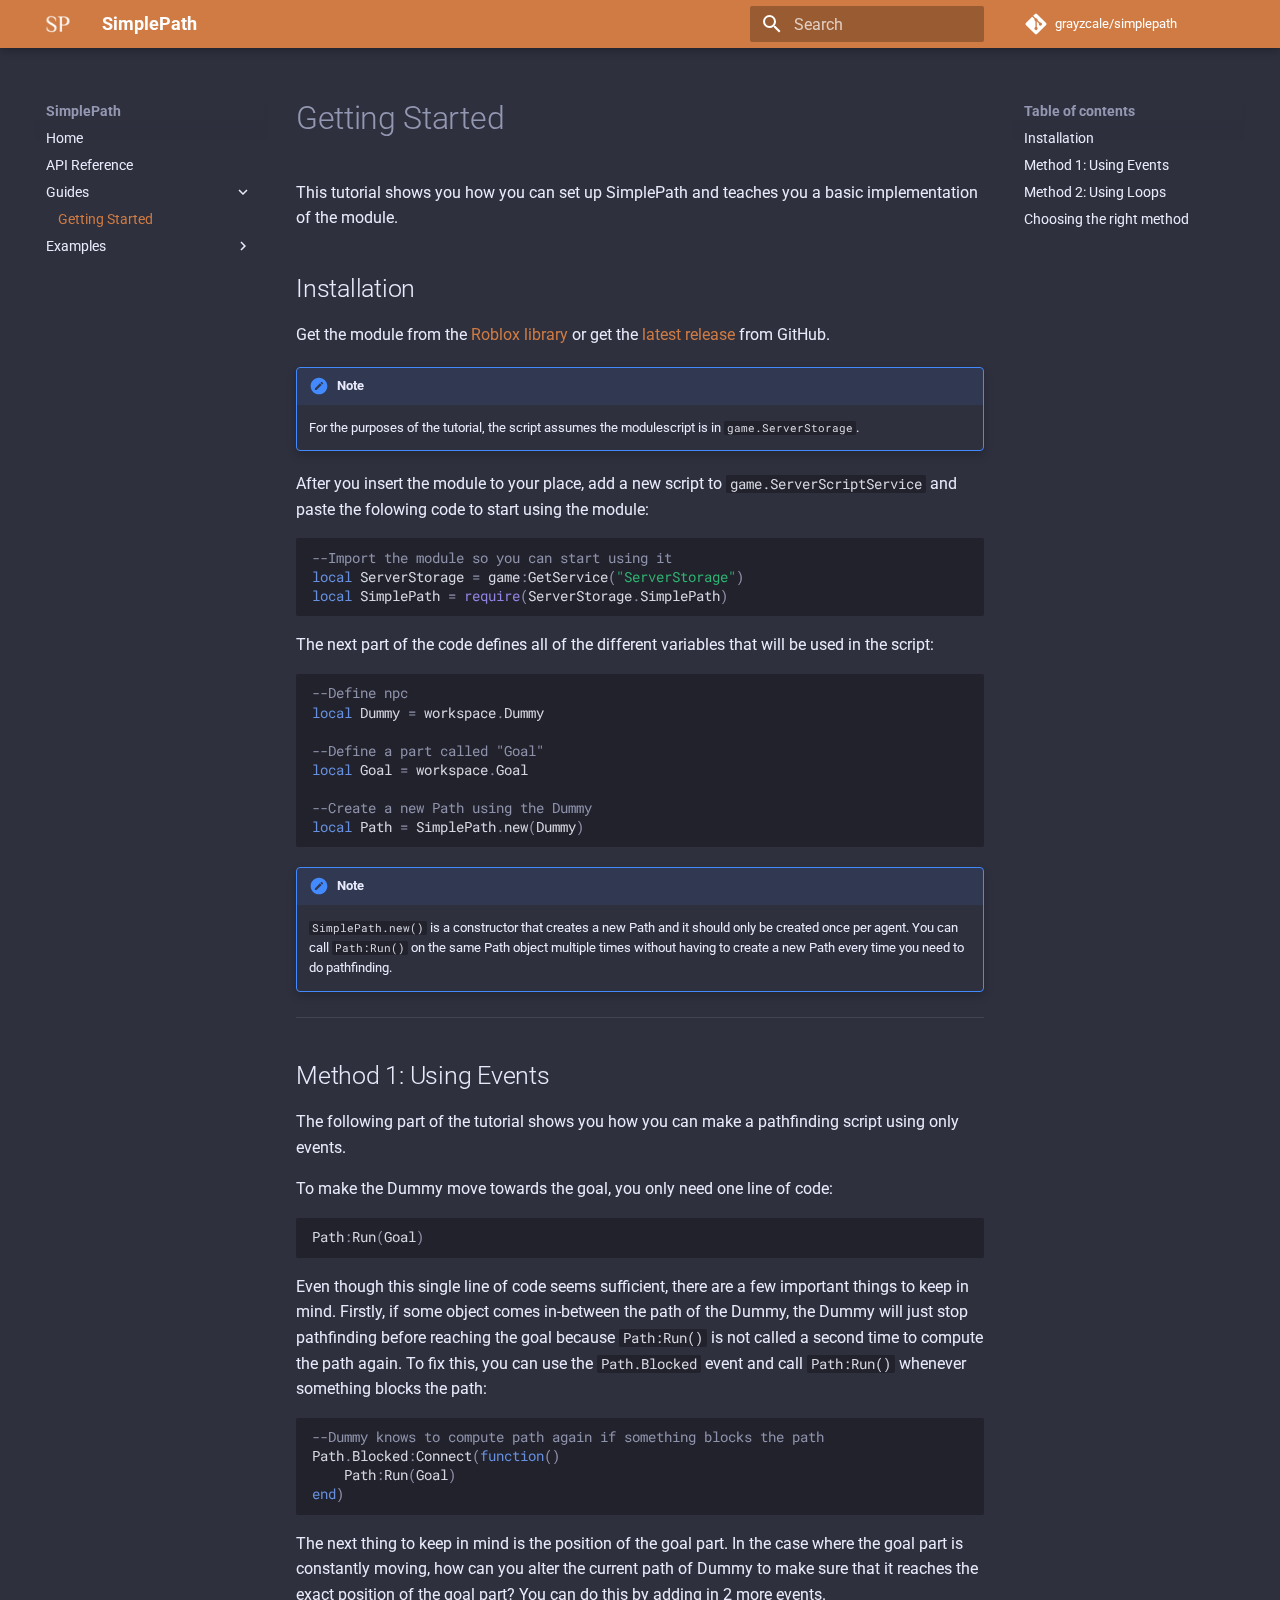
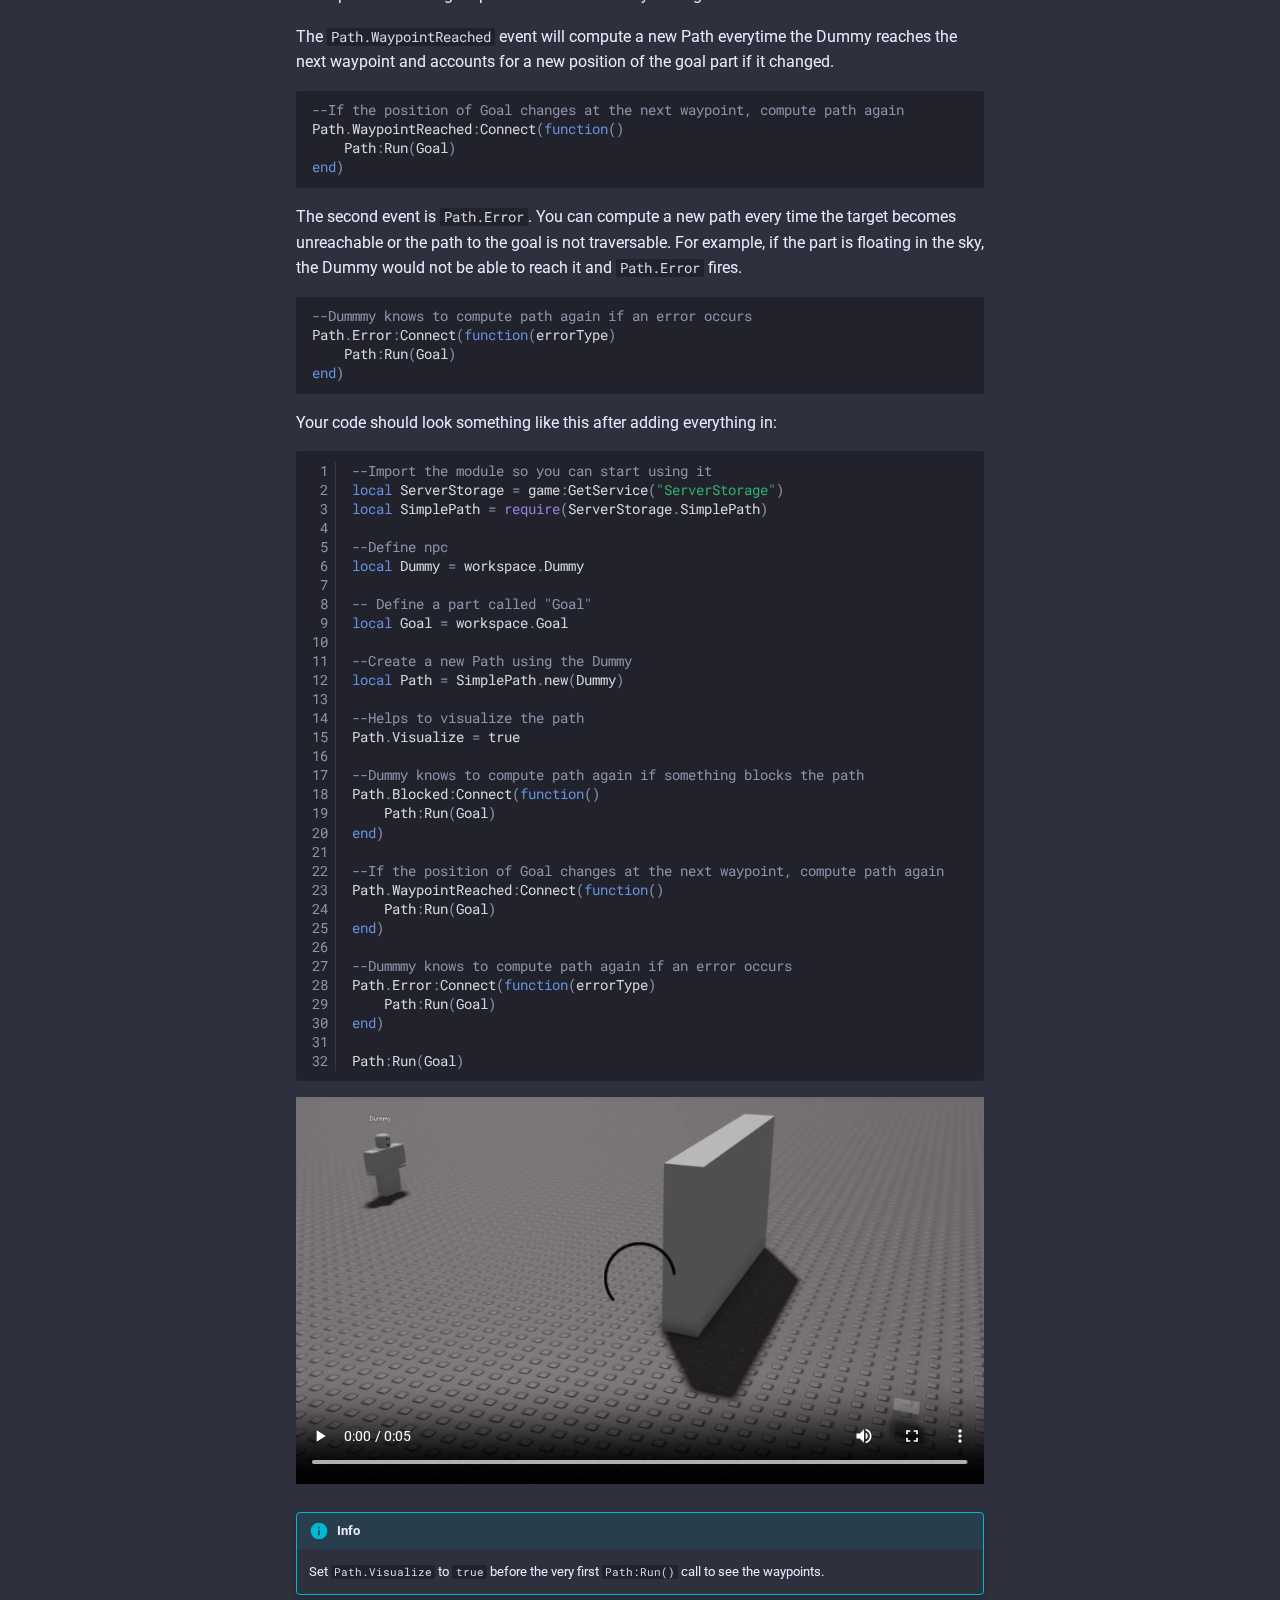
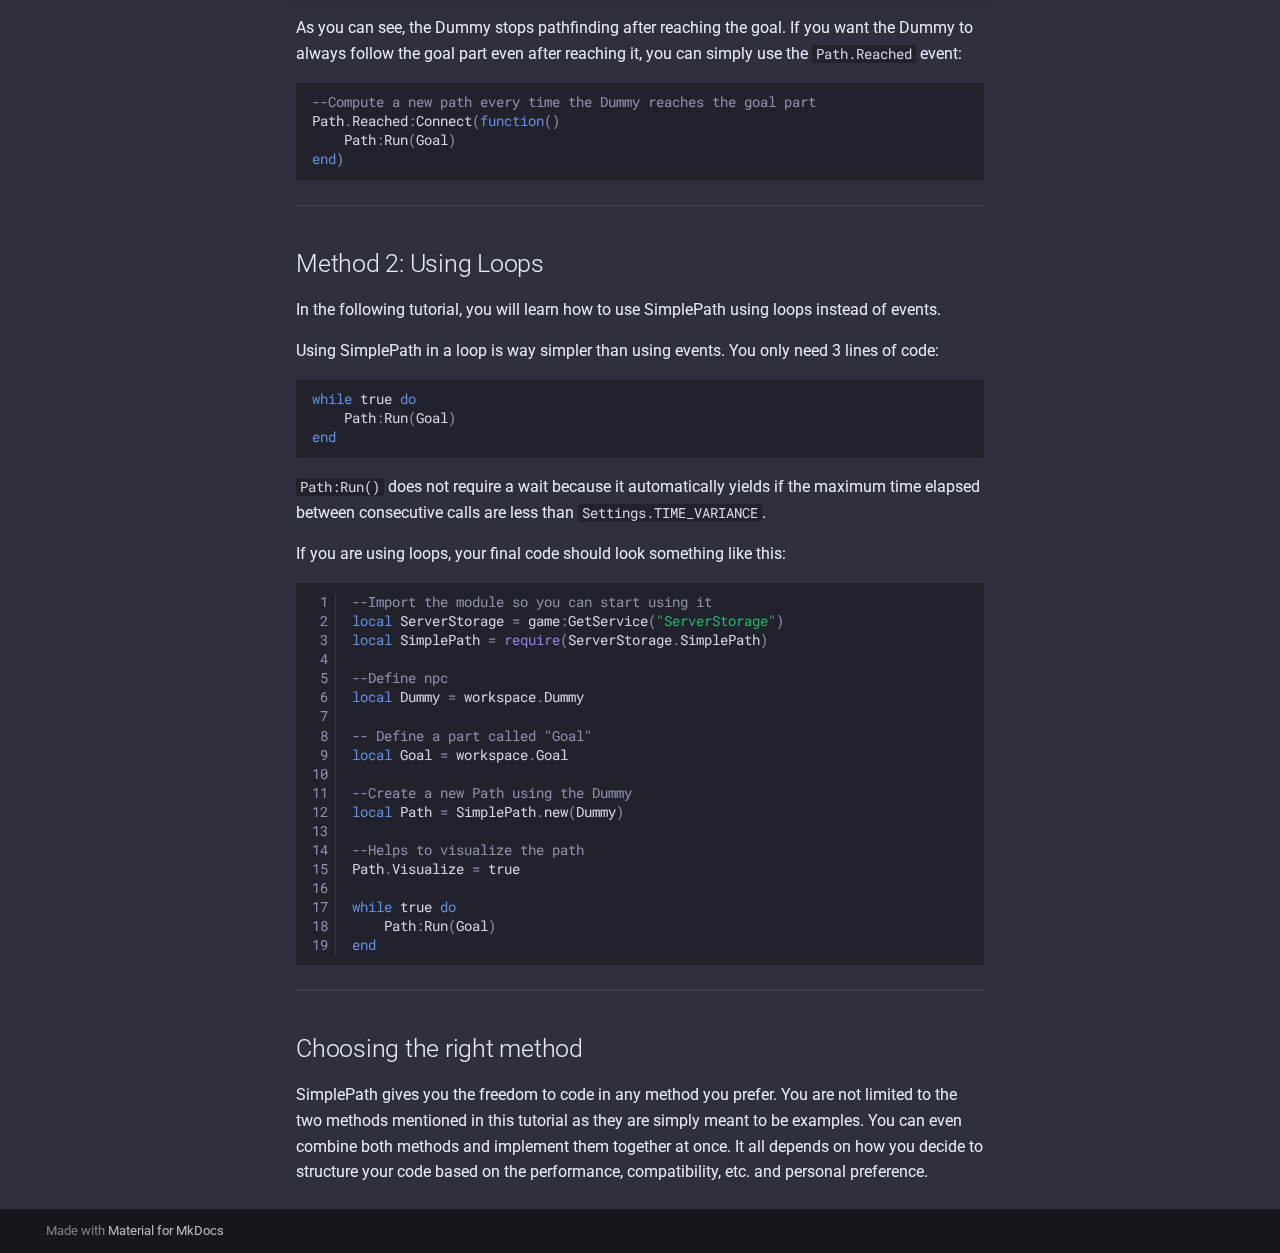
<file: guides/getting-started/index.html>
<!doctype html>
<html lang="en" class="no-js">
  <head>
    
      <meta charset="utf-8">
      <meta name="viewport" content="width=device-width,initial-scale=1">
      
        <meta name="description" content="SimplePath is an open-source pathfinding module that gives you the ability to quickly create a pathfinding script for humanoids and non-humanoids with just a few lines of code.">
      
      
      
        <link rel="canonical" href="https://grayzcale.github.io/simplepath/guides/getting-started/">
      
      
        <link rel="prev" href="../../api-reference/">
      
      
        <link rel="next" href="../../examples/humanoid/">
      
      <link rel="icon" href="../../assets/logo.png">
      <meta name="generator" content="mkdocs-1.4.2, mkdocs-material-9.0.6">
    
    
      
        <title>Getting Started - SimplePath</title>
      
    
    
      <link rel="stylesheet" href="../../assets/stylesheets/main.558e4712.min.css">
      
        
        <link rel="stylesheet" href="../../assets/stylesheets/palette.2505c338.min.css">
      
      

    
    
    
      
        
        
        <link rel="preconnect" href="https://fonts.gstatic.com" crossorigin>
        <link rel="stylesheet" href="https://fonts.googleapis.com/css?family=Roboto:300,300i,400,400i,700,700i%7CRoboto+Mono:400,400i,700,700i&display=fallback">
        <style>:root{--md-text-font:"Roboto";--md-code-font:"Roboto Mono"}</style>
      
    
    
      <link rel="stylesheet" href="../../stylesheets/extra.css">
    
    <script>__md_scope=new URL("../..",location),__md_hash=e=>[...e].reduce((e,_)=>(e<<5)-e+_.charCodeAt(0),0),__md_get=(e,_=localStorage,t=__md_scope)=>JSON.parse(_.getItem(t.pathname+"."+e)),__md_set=(e,_,t=localStorage,a=__md_scope)=>{try{t.setItem(a.pathname+"."+e,JSON.stringify(_))}catch(e){}}</script>
    
      

    
    
    
  </head>
  
  
    
    
      
    
    
    
    
    <body dir="ltr" data-md-color-scheme="slate" data-md-color-primary="" data-md-color-accent="deep-orange">
  
    
    
      <script>var palette=__md_get("__palette");if(palette&&"object"==typeof palette.color)for(var key of Object.keys(palette.color))document.body.setAttribute("data-md-color-"+key,palette.color[key])</script>
    
    <input class="md-toggle" data-md-toggle="drawer" type="checkbox" id="__drawer" autocomplete="off">
    <input class="md-toggle" data-md-toggle="search" type="checkbox" id="__search" autocomplete="off">
    <label class="md-overlay" for="__drawer"></label>
    <div data-md-component="skip">
      
        
        <a href="#installation" class="md-skip">
          Skip to content
        </a>
      
    </div>
    <div data-md-component="announce">
      
    </div>
    
    
      

<header class="md-header" data-md-component="header">
  <nav class="md-header__inner md-grid" aria-label="Header">
    <a href="../.." title="SimplePath" class="md-header__button md-logo" aria-label="SimplePath" data-md-component="logo">
      
  <img src="../../assets/logo.png" alt="logo">

    </a>
    <label class="md-header__button md-icon" for="__drawer">
      <svg xmlns="http://www.w3.org/2000/svg" viewBox="0 0 24 24"><path d="M3 6h18v2H3V6m0 5h18v2H3v-2m0 5h18v2H3v-2Z"/></svg>
    </label>
    <div class="md-header__title" data-md-component="header-title">
      <div class="md-header__ellipsis">
        <div class="md-header__topic">
          <span class="md-ellipsis">
            SimplePath
          </span>
        </div>
        <div class="md-header__topic" data-md-component="header-topic">
          <span class="md-ellipsis">
            
              Getting Started
            
          </span>
        </div>
      </div>
    </div>
    
      <form class="md-header__option" data-md-component="palette">
        
          
          <input class="md-option" data-md-color-media="" data-md-color-scheme="slate" data-md-color-primary="" data-md-color-accent="deep-orange"  aria-hidden="true"  type="radio" name="__palette" id="__palette_1">
          
        
      </form>
    
    
    
      <label class="md-header__button md-icon" for="__search">
        <svg xmlns="http://www.w3.org/2000/svg" viewBox="0 0 24 24"><path d="M9.5 3A6.5 6.5 0 0 1 16 9.5c0 1.61-.59 3.09-1.56 4.23l.27.27h.79l5 5-1.5 1.5-5-5v-.79l-.27-.27A6.516 6.516 0 0 1 9.5 16 6.5 6.5 0 0 1 3 9.5 6.5 6.5 0 0 1 9.5 3m0 2C7 5 5 7 5 9.5S7 14 9.5 14 14 12 14 9.5 12 5 9.5 5Z"/></svg>
      </label>
      <div class="md-search" data-md-component="search" role="dialog">
  <label class="md-search__overlay" for="__search"></label>
  <div class="md-search__inner" role="search">
    <form class="md-search__form" name="search">
      <input type="text" class="md-search__input" name="query" aria-label="Search" placeholder="Search" autocapitalize="off" autocorrect="off" autocomplete="off" spellcheck="false" data-md-component="search-query" required>
      <label class="md-search__icon md-icon" for="__search">
        <svg xmlns="http://www.w3.org/2000/svg" viewBox="0 0 24 24"><path d="M9.5 3A6.5 6.5 0 0 1 16 9.5c0 1.61-.59 3.09-1.56 4.23l.27.27h.79l5 5-1.5 1.5-5-5v-.79l-.27-.27A6.516 6.516 0 0 1 9.5 16 6.5 6.5 0 0 1 3 9.5 6.5 6.5 0 0 1 9.5 3m0 2C7 5 5 7 5 9.5S7 14 9.5 14 14 12 14 9.5 12 5 9.5 5Z"/></svg>
        <svg xmlns="http://www.w3.org/2000/svg" viewBox="0 0 24 24"><path d="M20 11v2H8l5.5 5.5-1.42 1.42L4.16 12l7.92-7.92L13.5 5.5 8 11h12Z"/></svg>
      </label>
      <nav class="md-search__options" aria-label="Search">
        
        <button type="reset" class="md-search__icon md-icon" title="Clear" aria-label="Clear" tabindex="-1">
          <svg xmlns="http://www.w3.org/2000/svg" viewBox="0 0 24 24"><path d="M19 6.41 17.59 5 12 10.59 6.41 5 5 6.41 10.59 12 5 17.59 6.41 19 12 13.41 17.59 19 19 17.59 13.41 12 19 6.41Z"/></svg>
        </button>
      </nav>
      
    </form>
    <div class="md-search__output">
      <div class="md-search__scrollwrap" data-md-scrollfix>
        <div class="md-search-result" data-md-component="search-result">
          <div class="md-search-result__meta">
            Initializing search
          </div>
          <ol class="md-search-result__list" role="presentation"></ol>
        </div>
      </div>
    </div>
  </div>
</div>
    
    
      <div class="md-header__source">
        <a href="https://github.com/grayzcale/simplepath" title="Go to repository" class="md-source" data-md-component="source">
  <div class="md-source__icon md-icon">
    
    <svg xmlns="http://www.w3.org/2000/svg" viewBox="0 0 448 512"><!--! Font Awesome Free 6.2.1 by @fontawesome - https://fontawesome.com License - https://fontawesome.com/license/free (Icons: CC BY 4.0, Fonts: SIL OFL 1.1, Code: MIT License) Copyright 2022 Fonticons, Inc.--><path d="M439.55 236.05 244 40.45a28.87 28.87 0 0 0-40.81 0l-40.66 40.63 51.52 51.52c27.06-9.14 52.68 16.77 43.39 43.68l49.66 49.66c34.23-11.8 61.18 31 35.47 56.69-26.49 26.49-70.21-2.87-56-37.34L240.22 199v121.85c25.3 12.54 22.26 41.85 9.08 55a34.34 34.34 0 0 1-48.55 0c-17.57-17.6-11.07-46.91 11.25-56v-123c-20.8-8.51-24.6-30.74-18.64-45L142.57 101 8.45 235.14a28.86 28.86 0 0 0 0 40.81l195.61 195.6a28.86 28.86 0 0 0 40.8 0l194.69-194.69a28.86 28.86 0 0 0 0-40.81z"/></svg>
  </div>
  <div class="md-source__repository">
    grayzcale/simplepath
  </div>
</a>
      </div>
    
  </nav>
  
</header>
    
    <div class="md-container" data-md-component="container">
      
      
        
          
        
      
      <main class="md-main" data-md-component="main">
        <div class="md-main__inner md-grid">
          
            
              
              <div class="md-sidebar md-sidebar--primary" data-md-component="sidebar" data-md-type="navigation" >
                <div class="md-sidebar__scrollwrap">
                  <div class="md-sidebar__inner">
                    


<nav class="md-nav md-nav--primary" aria-label="Navigation" data-md-level="0">
  <label class="md-nav__title" for="__drawer">
    <a href="../.." title="SimplePath" class="md-nav__button md-logo" aria-label="SimplePath" data-md-component="logo">
      
  <img src="../../assets/logo.png" alt="logo">

    </a>
    SimplePath
  </label>
  
    <div class="md-nav__source">
      <a href="https://github.com/grayzcale/simplepath" title="Go to repository" class="md-source" data-md-component="source">
  <div class="md-source__icon md-icon">
    
    <svg xmlns="http://www.w3.org/2000/svg" viewBox="0 0 448 512"><!--! Font Awesome Free 6.2.1 by @fontawesome - https://fontawesome.com License - https://fontawesome.com/license/free (Icons: CC BY 4.0, Fonts: SIL OFL 1.1, Code: MIT License) Copyright 2022 Fonticons, Inc.--><path d="M439.55 236.05 244 40.45a28.87 28.87 0 0 0-40.81 0l-40.66 40.63 51.52 51.52c27.06-9.14 52.68 16.77 43.39 43.68l49.66 49.66c34.23-11.8 61.18 31 35.47 56.69-26.49 26.49-70.21-2.87-56-37.34L240.22 199v121.85c25.3 12.54 22.26 41.85 9.08 55a34.34 34.34 0 0 1-48.55 0c-17.57-17.6-11.07-46.91 11.25-56v-123c-20.8-8.51-24.6-30.74-18.64-45L142.57 101 8.45 235.14a28.86 28.86 0 0 0 0 40.81l195.61 195.6a28.86 28.86 0 0 0 40.8 0l194.69-194.69a28.86 28.86 0 0 0 0-40.81z"/></svg>
  </div>
  <div class="md-source__repository">
    grayzcale/simplepath
  </div>
</a>
    </div>
  
  <ul class="md-nav__list" data-md-scrollfix>
    
      
      
      

  
  
  
    <li class="md-nav__item">
      <a href="../.." class="md-nav__link">
        Home
      </a>
    </li>
  

    
      
      
      

  
  
  
    <li class="md-nav__item">
      <a href="../../api-reference/" class="md-nav__link">
        API Reference
      </a>
    </li>
  

    
      
      
      

  
  
    
  
  
    
    <li class="md-nav__item md-nav__item--active md-nav__item--nested">
      
      
      
      
      <input class="md-nav__toggle md-toggle " data-md-toggle="__nav_3" type="checkbox" id="__nav_3" checked>
      
      
      
        <label class="md-nav__link" for="__nav_3" tabindex="0" aria-expanded="true">
          Guides
          <span class="md-nav__icon md-icon"></span>
        </label>
      
      <nav class="md-nav" aria-label="Guides" data-md-level="1">
        <label class="md-nav__title" for="__nav_3">
          <span class="md-nav__icon md-icon"></span>
          Guides
        </label>
        <ul class="md-nav__list" data-md-scrollfix>
          
            
              
  
  
    
  
  
    <li class="md-nav__item md-nav__item--active">
      
      <input class="md-nav__toggle md-toggle" data-md-toggle="toc" type="checkbox" id="__toc">
      
      
      
        <label class="md-nav__link md-nav__link--active" for="__toc">
          Getting Started
          <span class="md-nav__icon md-icon"></span>
        </label>
      
      <a href="./" class="md-nav__link md-nav__link--active">
        Getting Started
      </a>
      
        

<nav class="md-nav md-nav--secondary" aria-label="Table of contents">
  
  
  
  
    <label class="md-nav__title" for="__toc">
      <span class="md-nav__icon md-icon"></span>
      Table of contents
    </label>
    <ul class="md-nav__list" data-md-component="toc" data-md-scrollfix>
      
        <li class="md-nav__item">
  <a href="#installation" class="md-nav__link">
    Installation
  </a>
  
</li>
      
        <li class="md-nav__item">
  <a href="#method-1-using-events" class="md-nav__link">
    Method 1: Using Events
  </a>
  
</li>
      
        <li class="md-nav__item">
  <a href="#method-2-using-loops" class="md-nav__link">
    Method 2: Using Loops
  </a>
  
</li>
      
        <li class="md-nav__item">
  <a href="#choosing-the-right-method" class="md-nav__link">
    Choosing the right method
  </a>
  
</li>
      
    </ul>
  
</nav>
      
    </li>
  

            
          
        </ul>
      </nav>
    </li>
  

    
      
      
      

  
  
  
    
    <li class="md-nav__item md-nav__item--nested">
      
      
      
      
      <input class="md-nav__toggle md-toggle " data-md-toggle="__nav_4" type="checkbox" id="__nav_4" >
      
      
      
        <label class="md-nav__link" for="__nav_4" tabindex="0" aria-expanded="false">
          Examples
          <span class="md-nav__icon md-icon"></span>
        </label>
      
      <nav class="md-nav" aria-label="Examples" data-md-level="1">
        <label class="md-nav__title" for="__nav_4">
          <span class="md-nav__icon md-icon"></span>
          Examples
        </label>
        <ul class="md-nav__list" data-md-scrollfix>
          
            
              
  
  
  
    <li class="md-nav__item">
      <a href="../../examples/humanoid/" class="md-nav__link">
        Humanoid
      </a>
    </li>
  

            
          
            
              
  
  
  
    <li class="md-nav__item">
      <a href="../../examples/non-humanoid/" class="md-nav__link">
        Non-Humanoid
      </a>
    </li>
  

            
          
        </ul>
      </nav>
    </li>
  

    
  </ul>
</nav>
                  </div>
                </div>
              </div>
            
            
              
              <div class="md-sidebar md-sidebar--secondary" data-md-component="sidebar" data-md-type="toc" >
                <div class="md-sidebar__scrollwrap">
                  <div class="md-sidebar__inner">
                    

<nav class="md-nav md-nav--secondary" aria-label="Table of contents">
  
  
  
  
    <label class="md-nav__title" for="__toc">
      <span class="md-nav__icon md-icon"></span>
      Table of contents
    </label>
    <ul class="md-nav__list" data-md-component="toc" data-md-scrollfix>
      
        <li class="md-nav__item">
  <a href="#installation" class="md-nav__link">
    Installation
  </a>
  
</li>
      
        <li class="md-nav__item">
  <a href="#method-1-using-events" class="md-nav__link">
    Method 1: Using Events
  </a>
  
</li>
      
        <li class="md-nav__item">
  <a href="#method-2-using-loops" class="md-nav__link">
    Method 2: Using Loops
  </a>
  
</li>
      
        <li class="md-nav__item">
  <a href="#choosing-the-right-method" class="md-nav__link">
    Choosing the right method
  </a>
  
</li>
      
    </ul>
  
</nav>
                  </div>
                </div>
              </div>
            
          
          
            <div class="md-content" data-md-component="content">
              <article class="md-content__inner md-typeset">
                
                  

  
  



  <h1>Getting Started</h1>

<p>This tutorial shows you how you can set up SimplePath and teaches you a basic implementation of the module.</p>
<h2 id="installation">Installation<a class="headerlink" href="#installation" title="Permanent link">&para;</a></h2>
<p>Get the module from the <a href="https://www.roblox.com/library/6744337775/SimplePath-Pathfinding-Module">Roblox library</a> or get the <a href="https://github.com/00xima/RBLX-SimplePath/releases">latest release</a> from GitHub.</p>
<div class="admonition note">
<p class="admonition-title">Note</p>
<p>For the purposes of the tutorial, the script assumes the modulescript is in <code>game.ServerStorage</code>.</p>
</div>
<p>After you insert the module to your place, add a new script to <code>game.ServerScriptService</code> and paste the folowing code to start using the module:</p>
<div class="highlight"><pre><span></span><code><span class="c1">--Import the module so you can start using it</span>
<span class="kd">local</span> <span class="n">ServerStorage</span> <span class="o">=</span> <span class="n">game</span><span class="p">:</span><span class="n">GetService</span><span class="p">(</span><span class="s2">&quot;ServerStorage&quot;</span><span class="p">)</span>
<span class="kd">local</span> <span class="n">SimplePath</span> <span class="o">=</span> <span class="nb">require</span><span class="p">(</span><span class="n">ServerStorage</span><span class="p">.</span><span class="n">SimplePath</span><span class="p">)</span>
</code></pre></div>
<p>The next part of the code defines all of the different variables that will be used in the script:</p>
<div class="highlight"><pre><span></span><code><span class="c1">--Define npc</span>
<span class="kd">local</span> <span class="n">Dummy</span> <span class="o">=</span> <span class="n">workspace</span><span class="p">.</span><span class="n">Dummy</span>

<span class="c1">--Define a part called &quot;Goal&quot;</span>
<span class="kd">local</span> <span class="n">Goal</span> <span class="o">=</span> <span class="n">workspace</span><span class="p">.</span><span class="n">Goal</span>

<span class="c1">--Create a new Path using the Dummy</span>
<span class="kd">local</span> <span class="n">Path</span> <span class="o">=</span> <span class="n">SimplePath</span><span class="p">.</span><span class="n">new</span><span class="p">(</span><span class="n">Dummy</span><span class="p">)</span>
</code></pre></div>
<div class="admonition note">
<p class="admonition-title">Note</p>
<p><code>SimplePath.new()</code> is a constructor that creates a new Path and it should only be created once per agent. You can call <code>Path:Run()</code> on the same Path object multiple times without having to create a new Path every time you need to do pathfinding.</p>
</div>
<hr>

<h2 id="method-1-using-events">Method 1: Using Events<a class="headerlink" href="#method-1-using-events" title="Permanent link">&para;</a></h2>
<p>The following part of the tutorial shows you how you can make a pathfinding script using only events. </p>
<p>To make the Dummy move towards the goal, you only need one line of code:
<div class="highlight"><pre><span></span><code><span class="n">Path</span><span class="p">:</span><span class="n">Run</span><span class="p">(</span><span class="n">Goal</span><span class="p">)</span>
</code></pre></div></p>
<p>Even though this single line of code seems sufficient, there are a few important things to keep in mind. Firstly, if some object comes in-between the path of the Dummy, the Dummy will just stop pathfinding before reaching the goal because <code>Path:Run()</code> is not called a second time to compute the path again. To fix this, you can use the <code>Path.Blocked</code> event and call <code>Path:Run()</code> whenever something blocks the path:</p>
<div class="highlight"><pre><span></span><code><span class="c1">--Dummy knows to compute path again if something blocks the path</span>
<span class="n">Path</span><span class="p">.</span><span class="n">Blocked</span><span class="p">:</span><span class="n">Connect</span><span class="p">(</span><span class="kr">function</span><span class="p">()</span>
    <span class="n">Path</span><span class="p">:</span><span class="n">Run</span><span class="p">(</span><span class="n">Goal</span><span class="p">)</span>
<span class="kr">end</span><span class="p">)</span>
</code></pre></div>
<p>The next thing to keep in mind is the position of the goal part. In the case where the goal part is constantly moving, how can you alter the current path of Dummy to make sure that it reaches the exact position of the goal part? You can do this by adding in 2 more events. </p>
<p>The <code>Path.WaypointReached</code> event will compute a new Path everytime the Dummy reaches the next waypoint and accounts for a new position of the goal part if it changed.</p>
<div class="highlight"><pre><span></span><code><span class="c1">--If the position of Goal changes at the next waypoint, compute path again</span>
<span class="n">Path</span><span class="p">.</span><span class="n">WaypointReached</span><span class="p">:</span><span class="n">Connect</span><span class="p">(</span><span class="kr">function</span><span class="p">()</span>
    <span class="n">Path</span><span class="p">:</span><span class="n">Run</span><span class="p">(</span><span class="n">Goal</span><span class="p">)</span>
<span class="kr">end</span><span class="p">)</span>
</code></pre></div>
<p>The second event is <code>Path.Error</code>. You can compute a new path every time the target becomes unreachable or the path to the goal is not traversable. For example, if the part is floating in the sky, the Dummy would not be able to reach it and <code>Path.Error</code> fires.</p>
<div class="highlight"><pre><span></span><code><span class="c1">--Dummmy knows to compute path again if an error occurs</span>
<span class="n">Path</span><span class="p">.</span><span class="n">Error</span><span class="p">:</span><span class="n">Connect</span><span class="p">(</span><span class="kr">function</span><span class="p">(</span><span class="n">errorType</span><span class="p">)</span>
    <span class="n">Path</span><span class="p">:</span><span class="n">Run</span><span class="p">(</span><span class="n">Goal</span><span class="p">)</span>
<span class="kr">end</span><span class="p">)</span>
</code></pre></div>
<p>Your code should look something like this after adding everything in:</p>
<div class="highlight"><table class="highlighttable"><tr><td class="linenos"><div class="linenodiv"><pre><span></span><span class="normal"> 1</span>
<span class="normal"> 2</span>
<span class="normal"> 3</span>
<span class="normal"> 4</span>
<span class="normal"> 5</span>
<span class="normal"> 6</span>
<span class="normal"> 7</span>
<span class="normal"> 8</span>
<span class="normal"> 9</span>
<span class="normal">10</span>
<span class="normal">11</span>
<span class="normal">12</span>
<span class="normal">13</span>
<span class="normal">14</span>
<span class="normal">15</span>
<span class="normal">16</span>
<span class="normal">17</span>
<span class="normal">18</span>
<span class="normal">19</span>
<span class="normal">20</span>
<span class="normal">21</span>
<span class="normal">22</span>
<span class="normal">23</span>
<span class="normal">24</span>
<span class="normal">25</span>
<span class="normal">26</span>
<span class="normal">27</span>
<span class="normal">28</span>
<span class="normal">29</span>
<span class="normal">30</span>
<span class="normal">31</span>
<span class="normal">32</span></pre></div></td><td class="code"><div><pre><span></span><code><span class="c1">--Import the module so you can start using it</span>
<span class="kd">local</span> <span class="n">ServerStorage</span> <span class="o">=</span> <span class="n">game</span><span class="p">:</span><span class="n">GetService</span><span class="p">(</span><span class="s2">&quot;ServerStorage&quot;</span><span class="p">)</span>
<span class="kd">local</span> <span class="n">SimplePath</span> <span class="o">=</span> <span class="nb">require</span><span class="p">(</span><span class="n">ServerStorage</span><span class="p">.</span><span class="n">SimplePath</span><span class="p">)</span>

<span class="c1">--Define npc</span>
<span class="kd">local</span> <span class="n">Dummy</span> <span class="o">=</span> <span class="n">workspace</span><span class="p">.</span><span class="n">Dummy</span>

<span class="c1">-- Define a part called &quot;Goal&quot;</span>
<span class="kd">local</span> <span class="n">Goal</span> <span class="o">=</span> <span class="n">workspace</span><span class="p">.</span><span class="n">Goal</span>

<span class="c1">--Create a new Path using the Dummy</span>
<span class="kd">local</span> <span class="n">Path</span> <span class="o">=</span> <span class="n">SimplePath</span><span class="p">.</span><span class="n">new</span><span class="p">(</span><span class="n">Dummy</span><span class="p">)</span>

<span class="c1">--Helps to visualize the path</span>
<span class="n">Path</span><span class="p">.</span><span class="n">Visualize</span> <span class="o">=</span> <span class="kc">true</span>

<span class="c1">--Dummy knows to compute path again if something blocks the path</span>
<span class="n">Path</span><span class="p">.</span><span class="n">Blocked</span><span class="p">:</span><span class="n">Connect</span><span class="p">(</span><span class="kr">function</span><span class="p">()</span>
    <span class="n">Path</span><span class="p">:</span><span class="n">Run</span><span class="p">(</span><span class="n">Goal</span><span class="p">)</span>
<span class="kr">end</span><span class="p">)</span>

<span class="c1">--If the position of Goal changes at the next waypoint, compute path again</span>
<span class="n">Path</span><span class="p">.</span><span class="n">WaypointReached</span><span class="p">:</span><span class="n">Connect</span><span class="p">(</span><span class="kr">function</span><span class="p">()</span>
    <span class="n">Path</span><span class="p">:</span><span class="n">Run</span><span class="p">(</span><span class="n">Goal</span><span class="p">)</span>
<span class="kr">end</span><span class="p">)</span>

<span class="c1">--Dummmy knows to compute path again if an error occurs</span>
<span class="n">Path</span><span class="p">.</span><span class="n">Error</span><span class="p">:</span><span class="n">Connect</span><span class="p">(</span><span class="kr">function</span><span class="p">(</span><span class="n">errorType</span><span class="p">)</span>
    <span class="n">Path</span><span class="p">:</span><span class="n">Run</span><span class="p">(</span><span class="n">Goal</span><span class="p">)</span>
<span class="kr">end</span><span class="p">)</span>

<span class="n">Path</span><span class="p">:</span><span class="n">Run</span><span class="p">(</span><span class="n">Goal</span><span class="p">)</span>
</code></pre></div></td></tr></table></div>
<video width=100% height=100% controls>
    <source style="object-fit: cover;" src="https://grayzcale.github.io/simplepath/assets/humanoid_example_1.mp4" types="video/mp4">
</video>

<div class="admonition info">
<p class="admonition-title">Info</p>
<p>Set <code>Path.Visualize</code> to <code>true</code> before the very first <code>Path:Run()</code> call to see the waypoints.</p>
</div>
<p>As you can see, the Dummy stops pathfinding after reaching the goal. If you want the Dummy to always follow the goal part even after reaching it, you can simply use the <code>Path.Reached</code> event:</p>
<div class="highlight"><pre><span></span><code><span class="c1">--Compute a new path every time the Dummy reaches the goal part</span>
<span class="n">Path</span><span class="p">.</span><span class="n">Reached</span><span class="p">:</span><span class="n">Connect</span><span class="p">(</span><span class="kr">function</span><span class="p">()</span>
    <span class="n">Path</span><span class="p">:</span><span class="n">Run</span><span class="p">(</span><span class="n">Goal</span><span class="p">)</span>
<span class="kr">end</span><span class="p">)</span>
</code></pre></div>
<hr>

<h2 id="method-2-using-loops">Method 2: Using Loops<a class="headerlink" href="#method-2-using-loops" title="Permanent link">&para;</a></h2>
<p>In the following tutorial, you will learn how to use SimplePath using loops instead of events.</p>
<p>Using SimplePath in a loop is way simpler than using events. You only need 3 lines of code:
<div class="highlight"><pre><span></span><code><span class="kr">while</span> <span class="kc">true</span> <span class="kr">do</span>
    <span class="n">Path</span><span class="p">:</span><span class="n">Run</span><span class="p">(</span><span class="n">Goal</span><span class="p">)</span>
<span class="kr">end</span>
</code></pre></div></p>
<p><code>Path:Run()</code> does not require a wait because it automatically yields if the maximum time elapsed between consecutive calls are less than <code>Settings.TIME_VARIANCE</code>.</p>
<p>If you are using loops, your final code should look something like this:</p>
<div class="highlight"><table class="highlighttable"><tr><td class="linenos"><div class="linenodiv"><pre><span></span><span class="normal"> 1</span>
<span class="normal"> 2</span>
<span class="normal"> 3</span>
<span class="normal"> 4</span>
<span class="normal"> 5</span>
<span class="normal"> 6</span>
<span class="normal"> 7</span>
<span class="normal"> 8</span>
<span class="normal"> 9</span>
<span class="normal">10</span>
<span class="normal">11</span>
<span class="normal">12</span>
<span class="normal">13</span>
<span class="normal">14</span>
<span class="normal">15</span>
<span class="normal">16</span>
<span class="normal">17</span>
<span class="normal">18</span>
<span class="normal">19</span></pre></div></td><td class="code"><div><pre><span></span><code><span class="c1">--Import the module so you can start using it</span>
<span class="kd">local</span> <span class="n">ServerStorage</span> <span class="o">=</span> <span class="n">game</span><span class="p">:</span><span class="n">GetService</span><span class="p">(</span><span class="s2">&quot;ServerStorage&quot;</span><span class="p">)</span>
<span class="kd">local</span> <span class="n">SimplePath</span> <span class="o">=</span> <span class="nb">require</span><span class="p">(</span><span class="n">ServerStorage</span><span class="p">.</span><span class="n">SimplePath</span><span class="p">)</span>

<span class="c1">--Define npc</span>
<span class="kd">local</span> <span class="n">Dummy</span> <span class="o">=</span> <span class="n">workspace</span><span class="p">.</span><span class="n">Dummy</span>

<span class="c1">-- Define a part called &quot;Goal&quot;</span>
<span class="kd">local</span> <span class="n">Goal</span> <span class="o">=</span> <span class="n">workspace</span><span class="p">.</span><span class="n">Goal</span>

<span class="c1">--Create a new Path using the Dummy</span>
<span class="kd">local</span> <span class="n">Path</span> <span class="o">=</span> <span class="n">SimplePath</span><span class="p">.</span><span class="n">new</span><span class="p">(</span><span class="n">Dummy</span><span class="p">)</span>

<span class="c1">--Helps to visualize the path</span>
<span class="n">Path</span><span class="p">.</span><span class="n">Visualize</span> <span class="o">=</span> <span class="kc">true</span>

<span class="kr">while</span> <span class="kc">true</span> <span class="kr">do</span>
    <span class="n">Path</span><span class="p">:</span><span class="n">Run</span><span class="p">(</span><span class="n">Goal</span><span class="p">)</span>
<span class="kr">end</span>
</code></pre></div></td></tr></table></div>
<hr>

<h2 id="choosing-the-right-method">Choosing the right method<a class="headerlink" href="#choosing-the-right-method" title="Permanent link">&para;</a></h2>
<p>SimplePath gives you the freedom to code in any method you prefer. You are not limited to the two methods mentioned in this tutorial as they are simply meant to be examples. You can even combine both methods and implement them together at once. It all depends on how you decide to structure your code based on the performance, compatibility, etc. and personal preference.</p>





                
              </article>
            </div>
          
          
        </div>
        
      </main>
      
        <footer class="md-footer">
  
  <div class="md-footer-meta md-typeset">
    <div class="md-footer-meta__inner md-grid">
      <div class="md-copyright">
  
  
    Made with
    <a href="https://squidfunk.github.io/mkdocs-material/" target="_blank" rel="noopener">
      Material for MkDocs
    </a>
  
</div>
      
    </div>
  </div>
</footer>
      
    </div>
    <div class="md-dialog" data-md-component="dialog">
      <div class="md-dialog__inner md-typeset"></div>
    </div>
    
    <script id="__config" type="application/json">{"base": "../..", "features": ["content.code.annotate"], "search": "../../assets/javascripts/workers/search.e5c33ebb.min.js", "translations": {"clipboard.copied": "Copied to clipboard", "clipboard.copy": "Copy to clipboard", "search.result.more.one": "1 more on this page", "search.result.more.other": "# more on this page", "search.result.none": "No matching documents", "search.result.one": "1 matching document", "search.result.other": "# matching documents", "search.result.placeholder": "Type to start searching", "search.result.term.missing": "Missing", "select.version": "Select version"}}</script>
    
    
      <script src="../../assets/javascripts/bundle.51d95adb.min.js"></script>
      
    
  </body>
</html>
</file>
<file: stylesheets/extra.css>
:root {
	--md-primary-fg-color:  #cf7b43 !important;
	--md-primary-fg-color--dark: rgba(0, 0, 0, 0) !important;
}
</file>
<file: assets/stylesheets/main.558e4712.min.css>
@charset "UTF-8";html{-webkit-text-size-adjust:none;-moz-text-size-adjust:none;text-size-adjust:none;box-sizing:border-box}*,:after,:before{box-sizing:inherit}@media (prefers-reduced-motion){*,:after,:before{transition:none!important}}body{margin:0}a,button,input,label{-webkit-tap-highlight-color:transparent}a{color:inherit;text-decoration:none}hr{border:0;box-sizing:initial;display:block;height:.05rem;overflow:visible;padding:0}small{font-size:80%}sub,sup{line-height:1em}img{border-style:none}table{border-collapse:initial;border-spacing:0}td,th{font-weight:400;vertical-align:top}button{background:#0000;border:0;font-family:inherit;font-size:inherit;margin:0;padding:0}input{border:0;outline:none}:root{--md-primary-fg-color:#4051b5;--md-primary-fg-color--light:#5d6cc0;--md-primary-fg-color--dark:#303fa1;--md-primary-bg-color:#fff;--md-primary-bg-color--light:#ffffffb3;--md-accent-fg-color:#526cfe;--md-accent-fg-color--transparent:#526cfe1a;--md-accent-bg-color:#fff;--md-accent-bg-color--light:#ffffffb3}:root,[data-md-color-scheme=default]{--md-default-fg-color:#000000de;--md-default-fg-color--light:#0000008a;--md-default-fg-color--lighter:#00000052;--md-default-fg-color--lightest:#00000012;--md-default-bg-color:#fff;--md-default-bg-color--light:#ffffffb3;--md-default-bg-color--lighter:#ffffff4d;--md-default-bg-color--lightest:#ffffff1f;--md-code-fg-color:#36464e;--md-code-bg-color:#f5f5f5;--md-code-hl-color:#ffff0080;--md-code-hl-number-color:#d52a2a;--md-code-hl-special-color:#db1457;--md-code-hl-function-color:#a846b9;--md-code-hl-constant-color:#6e59d9;--md-code-hl-keyword-color:#3f6ec6;--md-code-hl-string-color:#1c7d4d;--md-code-hl-name-color:var(--md-code-fg-color);--md-code-hl-operator-color:var(--md-default-fg-color--light);--md-code-hl-punctuation-color:var(--md-default-fg-color--light);--md-code-hl-comment-color:var(--md-default-fg-color--light);--md-code-hl-generic-color:var(--md-default-fg-color--light);--md-code-hl-variable-color:var(--md-default-fg-color--light);--md-typeset-color:var(--md-default-fg-color);--md-typeset-a-color:var(--md-primary-fg-color);--md-typeset-mark-color:#ffff0080;--md-typeset-del-color:#f5503d26;--md-typeset-ins-color:#0bd57026;--md-typeset-kbd-color:#fafafa;--md-typeset-kbd-accent-color:#fff;--md-typeset-kbd-border-color:#b8b8b8;--md-typeset-table-color:#0000001f;--md-admonition-fg-color:var(--md-default-fg-color);--md-admonition-bg-color:var(--md-default-bg-color);--md-footer-fg-color:#fff;--md-footer-fg-color--light:#ffffffb3;--md-footer-fg-color--lighter:#ffffff73;--md-footer-bg-color:#000000de;--md-footer-bg-color--dark:#00000052;--md-shadow-z1:0 0.2rem 0.5rem #0000000d,0 0 0.05rem #0000001a;--md-shadow-z2:0 0.2rem 0.5rem #0000001a,0 0 0.05rem #00000040;--md-shadow-z3:0 0.2rem 0.5rem #0003,0 0 0.05rem #00000059}.md-icon svg{fill:currentcolor;display:block;height:1.2rem;width:1.2rem}body{-webkit-font-smoothing:antialiased;-moz-osx-font-smoothing:grayscale;--md-text-font-family:var(--md-text-font,_),-apple-system,BlinkMacSystemFont,Helvetica,Arial,sans-serif;--md-code-font-family:var(--md-code-font,_),SFMono-Regular,Consolas,Menlo,monospace}aside,body,input{font-feature-settings:"kern","liga";color:var(--md-typeset-color);font-family:var(--md-text-font-family)}code,kbd,pre{font-feature-settings:"kern";font-family:var(--md-code-font-family)}:root{--md-typeset-table-sort-icon:url('data:image/svg+xml;charset=utf-8,<svg xmlns="http://www.w3.org/2000/svg" viewBox="0 0 24 24"><path d="m18 21-4-4h3V7h-3l4-4 4 4h-3v10h3M2 19v-2h10v2M2 13v-2h7v2M2 7V5h4v2H2Z"/></svg>');--md-typeset-table-sort-icon--asc:url('data:image/svg+xml;charset=utf-8,<svg xmlns="http://www.w3.org/2000/svg" viewBox="0 0 24 24"><path d="M19 17h3l-4 4-4-4h3V3h2M2 17h10v2H2M6 5v2H2V5m0 6h7v2H2v-2Z"/></svg>');--md-typeset-table-sort-icon--desc:url('data:image/svg+xml;charset=utf-8,<svg xmlns="http://www.w3.org/2000/svg" viewBox="0 0 24 24"><path d="M19 7h3l-4-4-4 4h3v14h2M2 17h10v2H2M6 5v2H2V5m0 6h7v2H2v-2Z"/></svg>')}.md-typeset{-webkit-print-color-adjust:exact;color-adjust:exact;font-size:.8rem;line-height:1.6}@media print{.md-typeset{font-size:.68rem}}.md-typeset blockquote,.md-typeset dl,.md-typeset figure,.md-typeset ol,.md-typeset pre,.md-typeset ul{margin-bottom:1em;margin-top:1em}.md-typeset h1{color:var(--md-default-fg-color--light);font-size:2em;line-height:1.3;margin:0 0 1.25em}.md-typeset h1,.md-typeset h2{font-weight:300;letter-spacing:-.01em}.md-typeset h2{font-size:1.5625em;line-height:1.4;margin:1.6em 0 .64em}.md-typeset h3{font-size:1.25em;font-weight:400;letter-spacing:-.01em;line-height:1.5;margin:1.6em 0 .8em}.md-typeset h2+h3{margin-top:.8em}.md-typeset h4{font-weight:700;letter-spacing:-.01em;margin:1em 0}.md-typeset h5,.md-typeset h6{color:var(--md-default-fg-color--light);font-size:.8em;font-weight:700;letter-spacing:-.01em;margin:1.25em 0}.md-typeset h5{text-transform:uppercase}.md-typeset hr{border-bottom:.05rem solid var(--md-default-fg-color--lightest);display:flow-root;margin:1.5em 0}.md-typeset a{color:var(--md-typeset-a-color);word-break:break-word}.md-typeset a,.md-typeset a:before{transition:color 125ms}.md-typeset a:focus,.md-typeset a:hover{color:var(--md-accent-fg-color)}.md-typeset a:focus code,.md-typeset a:hover code{background-color:var(--md-accent-fg-color--transparent)}.md-typeset a code{color:currentcolor;transition:background-color 125ms}.md-typeset a.focus-visible{outline-color:var(--md-accent-fg-color);outline-offset:.2rem}.md-typeset code,.md-typeset kbd,.md-typeset pre{color:var(--md-code-fg-color);direction:ltr;font-variant-ligatures:none}@media print{.md-typeset code,.md-typeset kbd,.md-typeset pre{white-space:pre-wrap}}.md-typeset code{background-color:var(--md-code-bg-color);border-radius:.1rem;-webkit-box-decoration-break:clone;box-decoration-break:clone;font-size:.85em;padding:0 .2941176471em;word-break:break-word}.md-typeset code:not(.focus-visible){-webkit-tap-highlight-color:transparent;outline:none}.md-typeset pre{display:flow-root;line-height:1.4;position:relative}.md-typeset pre>code{-webkit-box-decoration-break:slice;box-decoration-break:slice;box-shadow:none;display:block;margin:0;outline-color:var(--md-accent-fg-color);overflow:auto;padding:.7720588235em 1.1764705882em;scrollbar-color:var(--md-default-fg-color--lighter) #0000;scrollbar-width:thin;touch-action:auto;word-break:normal}.md-typeset pre>code:hover{scrollbar-color:var(--md-accent-fg-color) #0000}.md-typeset pre>code::-webkit-scrollbar{height:.2rem;width:.2rem}.md-typeset pre>code::-webkit-scrollbar-thumb{background-color:var(--md-default-fg-color--lighter)}.md-typeset pre>code::-webkit-scrollbar-thumb:hover{background-color:var(--md-accent-fg-color)}.md-typeset kbd{background-color:var(--md-typeset-kbd-color);border-radius:.1rem;box-shadow:0 .1rem 0 .05rem var(--md-typeset-kbd-border-color),0 .1rem 0 var(--md-typeset-kbd-border-color),0 -.1rem .2rem var(--md-typeset-kbd-accent-color) inset;color:var(--md-default-fg-color);display:inline-block;font-size:.75em;padding:0 .6666666667em;vertical-align:text-top;word-break:break-word}.md-typeset mark{background-color:var(--md-typeset-mark-color);-webkit-box-decoration-break:clone;box-decoration-break:clone;color:inherit;word-break:break-word}.md-typeset abbr{border-bottom:.05rem dotted var(--md-default-fg-color--light);cursor:help;text-decoration:none}@media (hover:none){.md-typeset abbr[title]:focus:after,.md-typeset abbr[title]:hover:after{background-color:var(--md-default-fg-color);border-radius:.1rem;box-shadow:var(--md-shadow-z3);color:var(--md-default-bg-color);content:attr(title);font-size:.7rem;left:.8rem;margin-top:2em;padding:.2rem .3rem;position:absolute;right:.8rem}}.md-typeset small{opacity:.75}[dir=ltr] .md-typeset sub,[dir=ltr] .md-typeset sup{margin-left:.078125em}[dir=rtl] .md-typeset sub,[dir=rtl] .md-typeset sup{margin-right:.078125em}[dir=ltr] .md-typeset blockquote{padding-left:.6rem}[dir=rtl] .md-typeset blockquote{padding-right:.6rem}[dir=ltr] .md-typeset blockquote{border-left:.2rem solid var(--md-default-fg-color--lighter)}[dir=rtl] .md-typeset blockquote{border-right:.2rem solid var(--md-default-fg-color--lighter)}.md-typeset blockquote{color:var(--md-default-fg-color--light);margin-left:0;margin-right:0}.md-typeset ul{list-style-type:disc}[dir=ltr] .md-typeset ol,[dir=ltr] .md-typeset ul{margin-left:.625em}[dir=rtl] .md-typeset ol,[dir=rtl] .md-typeset ul{margin-right:.625em}.md-typeset ol,.md-typeset ul{padding:0}.md-typeset ol:not([hidden]),.md-typeset ul:not([hidden]){display:flow-root}.md-typeset ol ol,.md-typeset ul ol{list-style-type:lower-alpha}.md-typeset ol ol ol,.md-typeset ul ol ol{list-style-type:lower-roman}[dir=ltr] .md-typeset ol li,[dir=ltr] .md-typeset ul li{margin-left:1.25em}[dir=rtl] .md-typeset ol li,[dir=rtl] .md-typeset ul li{margin-right:1.25em}.md-typeset ol li,.md-typeset ul li{margin-bottom:.5em}.md-typeset ol li blockquote,.md-typeset ol li p,.md-typeset ul li blockquote,.md-typeset ul li p{margin:.5em 0}.md-typeset ol li:last-child,.md-typeset ul li:last-child{margin-bottom:0}[dir=ltr] .md-typeset ol li ol,[dir=ltr] .md-typeset ol li ul,[dir=ltr] .md-typeset ul li ol,[dir=ltr] .md-typeset ul li ul{margin-left:.625em}[dir=rtl] .md-typeset ol li ol,[dir=rtl] .md-typeset ol li ul,[dir=rtl] .md-typeset ul li ol,[dir=rtl] .md-typeset ul li ul{margin-right:.625em}.md-typeset ol li ol,.md-typeset ol li ul,.md-typeset ul li ol,.md-typeset ul li ul{margin-bottom:.5em;margin-top:.5em}[dir=ltr] .md-typeset dd{margin-left:1.875em}[dir=rtl] .md-typeset dd{margin-right:1.875em}.md-typeset dd{margin-bottom:1.5em;margin-top:1em}.md-typeset img,.md-typeset svg,.md-typeset video{height:auto;max-width:100%}.md-typeset img[align=left]{margin:1em 1em 1em 0}.md-typeset img[align=right]{margin:1em 0 1em 1em}.md-typeset img[align]:only-child{margin-top:0}.md-typeset img[src$="#gh-dark-mode-only"],.md-typeset img[src$="#only-dark"]{display:none}.md-typeset figure{display:flow-root;margin:1em auto;max-width:100%;text-align:center;width:-webkit-fit-content;width:-moz-fit-content;width:fit-content}.md-typeset figure img{display:block}.md-typeset figcaption{font-style:italic;margin:1em auto;max-width:24rem}.md-typeset iframe{max-width:100%}.md-typeset table:not([class]){background-color:var(--md-default-bg-color);border:.05rem solid var(--md-typeset-table-color);border-radius:.1rem;display:inline-block;font-size:.64rem;max-width:100%;overflow:auto;touch-action:auto}@media print{.md-typeset table:not([class]){display:table}}.md-typeset table:not([class])+*{margin-top:1.5em}.md-typeset table:not([class]) td>:first-child,.md-typeset table:not([class]) th>:first-child{margin-top:0}.md-typeset table:not([class]) td>:last-child,.md-typeset table:not([class]) th>:last-child{margin-bottom:0}.md-typeset table:not([class]) td:not([align]),.md-typeset table:not([class]) th:not([align]){text-align:left}[dir=rtl] .md-typeset table:not([class]) td:not([align]),[dir=rtl] .md-typeset table:not([class]) th:not([align]){text-align:right}.md-typeset table:not([class]) th{font-weight:700;min-width:5rem;padding:.9375em 1.25em;vertical-align:top}.md-typeset table:not([class]) td{border-top:.05rem solid var(--md-typeset-table-color);padding:.9375em 1.25em;vertical-align:top}.md-typeset table:not([class]) tbody tr{transition:background-color 125ms}.md-typeset table:not([class]) tbody tr:hover{background-color:rgba(0,0,0,.035);box-shadow:0 .05rem 0 var(--md-default-bg-color) inset}.md-typeset table:not([class]) a{word-break:normal}.md-typeset table th[role=columnheader]{cursor:pointer}[dir=ltr] .md-typeset table th[role=columnheader]:after{margin-left:.5em}[dir=rtl] .md-typeset table th[role=columnheader]:after{margin-right:.5em}.md-typeset table th[role=columnheader]:after{content:"";display:inline-block;height:1.2em;-webkit-mask-image:var(--md-typeset-table-sort-icon);mask-image:var(--md-typeset-table-sort-icon);-webkit-mask-repeat:no-repeat;mask-repeat:no-repeat;-webkit-mask-size:contain;mask-size:contain;transition:background-color 125ms;vertical-align:text-bottom;width:1.2em}.md-typeset table th[role=columnheader]:hover:after{background-color:var(--md-default-fg-color--lighter)}.md-typeset table th[role=columnheader][aria-sort=ascending]:after{background-color:var(--md-default-fg-color--light);-webkit-mask-image:var(--md-typeset-table-sort-icon--asc);mask-image:var(--md-typeset-table-sort-icon--asc)}.md-typeset table th[role=columnheader][aria-sort=descending]:after{background-color:var(--md-default-fg-color--light);-webkit-mask-image:var(--md-typeset-table-sort-icon--desc);mask-image:var(--md-typeset-table-sort-icon--desc)}.md-typeset__scrollwrap{margin:1em -.8rem;overflow-x:auto;touch-action:auto}.md-typeset__table{display:inline-block;margin-bottom:.5em;padding:0 .8rem}@media print{.md-typeset__table{display:block}}html .md-typeset__table table{display:table;margin:0;overflow:hidden;width:100%}@media screen and (max-width:44.9375em){.md-content__inner>pre{margin:1em -.8rem}.md-content__inner>pre code{border-radius:0}}.md-banner{background-color:var(--md-footer-bg-color);color:var(--md-footer-fg-color);overflow:auto}@media print{.md-banner{display:none}}.md-banner--warning{background:var(--md-typeset-mark-color);color:var(--md-default-fg-color)}.md-banner__inner{font-size:.7rem;margin:.6rem auto;padding:0 .8rem}[dir=ltr] .md-banner__button{float:right}[dir=rtl] .md-banner__button{float:left}.md-banner__button{color:inherit;cursor:pointer;transition:opacity .25s}.md-banner__button:hover{opacity:.7}html{font-size:125%;height:100%;overflow-x:hidden}@media screen and (min-width:100em){html{font-size:137.5%}}@media screen and (min-width:125em){html{font-size:150%}}body{background-color:var(--md-default-bg-color);display:flex;flex-direction:column;font-size:.5rem;min-height:100%;position:relative;width:100%}@media print{body{display:block}}@media screen and (max-width:59.9375em){body[data-md-scrolllock]{position:fixed}}.md-grid{margin-left:auto;margin-right:auto;max-width:61rem}.md-container{display:flex;flex-direction:column;flex-grow:1}@media print{.md-container{display:block}}.md-main{flex-grow:1}.md-main__inner{display:flex;height:100%;margin-top:1.5rem}.md-ellipsis{overflow:hidden;text-overflow:ellipsis;white-space:nowrap}.md-toggle{display:none}.md-option{height:0;opacity:0;position:absolute;width:0}.md-option:checked+label:not([hidden]){display:block}.md-option.focus-visible+label{outline-color:var(--md-accent-fg-color);outline-style:auto}.md-skip{background-color:var(--md-default-fg-color);border-radius:.1rem;color:var(--md-default-bg-color);font-size:.64rem;margin:.5rem;opacity:0;outline-color:var(--md-accent-fg-color);padding:.3rem .5rem;position:fixed;transform:translateY(.4rem);z-index:-1}.md-skip:focus{opacity:1;transform:translateY(0);transition:transform .25s cubic-bezier(.4,0,.2,1),opacity 175ms 75ms;z-index:10}@page{margin:25mm}:root{--md-clipboard-icon:url('data:image/svg+xml;charset=utf-8,<svg xmlns="http://www.w3.org/2000/svg" viewBox="0 0 24 24"><path d="M19 21H8V7h11m0-2H8a2 2 0 0 0-2 2v14a2 2 0 0 0 2 2h11a2 2 0 0 0 2-2V7a2 2 0 0 0-2-2m-3-4H4a2 2 0 0 0-2 2v14h2V3h12V1Z"/></svg>')}.md-clipboard{border-radius:.1rem;color:var(--md-default-fg-color--lightest);cursor:pointer;height:1.5em;outline-color:var(--md-accent-fg-color);outline-offset:.1rem;position:absolute;right:.5em;top:.5em;transition:color .25s;width:1.5em;z-index:1}@media print{.md-clipboard{display:none}}.md-clipboard:not(.focus-visible){-webkit-tap-highlight-color:transparent;outline:none}:hover>.md-clipboard{color:var(--md-default-fg-color--light)}.md-clipboard:focus,.md-clipboard:hover{color:var(--md-accent-fg-color)}.md-clipboard:after{background-color:currentcolor;content:"";display:block;height:1.125em;margin:0 auto;-webkit-mask-image:var(--md-clipboard-icon);mask-image:var(--md-clipboard-icon);-webkit-mask-position:center;mask-position:center;-webkit-mask-repeat:no-repeat;mask-repeat:no-repeat;-webkit-mask-size:contain;mask-size:contain;width:1.125em}.md-clipboard--inline{cursor:pointer}.md-clipboard--inline code{transition:color .25s,background-color .25s}.md-clipboard--inline:focus code,.md-clipboard--inline:hover code{background-color:var(--md-accent-fg-color--transparent);color:var(--md-accent-fg-color)}@keyframes consent{0%{opacity:0;transform:translateY(100%)}to{opacity:1;transform:translateY(0)}}@keyframes overlay{0%{opacity:0}to{opacity:1}}.md-consent__overlay{animation:overlay .25s both;-webkit-backdrop-filter:blur(.1rem);backdrop-filter:blur(.1rem);background-color:#0000008a;height:100%;opacity:1;position:fixed;top:0;width:100%;z-index:5}.md-consent__inner{animation:consent .5s cubic-bezier(.1,.7,.1,1) both;background-color:var(--md-default-bg-color);border:0;border-radius:.1rem;bottom:0;box-shadow:0 0 .2rem #0000001a,0 .2rem .4rem #0003;max-height:100%;overflow:auto;padding:0;position:fixed;width:100%;z-index:5}.md-consent__form{padding:.8rem}.md-consent__settings{display:none;margin:1em 0}input:checked+.md-consent__settings{display:block}.md-consent__controls{margin-bottom:.8rem}.md-typeset .md-consent__controls .md-button{display:inline}@media screen and (max-width:44.9375em){.md-typeset .md-consent__controls .md-button{display:block;margin-top:.4rem;text-align:center;width:100%}}.md-consent label{cursor:pointer}.md-content{flex-grow:1;min-width:0}.md-content__inner{margin:0 .8rem 1.2rem;padding-top:.6rem}@media screen and (min-width:76.25em){[dir=ltr] .md-sidebar--primary:not([hidden])~.md-content>.md-content__inner{margin-left:1.2rem}[dir=ltr] .md-sidebar--secondary:not([hidden])~.md-content>.md-content__inner,[dir=rtl] .md-sidebar--primary:not([hidden])~.md-content>.md-content__inner{margin-right:1.2rem}[dir=rtl] .md-sidebar--secondary:not([hidden])~.md-content>.md-content__inner{margin-left:1.2rem}}.md-content__inner:before{content:"";display:block;height:.4rem}.md-content__inner>:last-child{margin-bottom:0}[dir=ltr] .md-content__button{float:right}[dir=rtl] .md-content__button{float:left}[dir=ltr] .md-content__button{margin-left:.4rem}[dir=rtl] .md-content__button{margin-right:.4rem}.md-content__button{margin:.4rem 0;padding:0}@media print{.md-content__button{display:none}}.md-typeset .md-content__button{color:var(--md-default-fg-color--lighter)}.md-content__button svg{display:inline;vertical-align:top}[dir=rtl] .md-content__button svg{transform:scaleX(-1)}[dir=ltr] .md-dialog{right:.8rem}[dir=rtl] .md-dialog{left:.8rem}.md-dialog{background-color:var(--md-default-fg-color);border-radius:.1rem;bottom:.8rem;box-shadow:var(--md-shadow-z3);min-width:11.1rem;opacity:0;padding:.4rem .6rem;pointer-events:none;position:fixed;transform:translateY(100%);transition:transform 0ms .4s,opacity .4s;z-index:4}@media print{.md-dialog{display:none}}.md-dialog--active{opacity:1;pointer-events:auto;transform:translateY(0);transition:transform .4s cubic-bezier(.075,.85,.175,1),opacity .4s}.md-dialog__inner{color:var(--md-default-bg-color);font-size:.7rem}.md-feedback{margin:2em 0 1em;text-align:center}.md-feedback fieldset{border:none;margin:0;padding:0}.md-feedback__title{font-weight:700;margin:1em auto}.md-feedback__inner{position:relative}.md-feedback__list{align-content:baseline;display:flex;flex-wrap:wrap;justify-content:center;position:relative}.md-feedback__list:hover .md-icon:not(:disabled){color:var(--md-default-fg-color--lighter)}:disabled .md-feedback__list{min-height:1.8rem}.md-feedback__icon{color:var(--md-default-fg-color--light);cursor:pointer;flex-shrink:0;margin:0 .1rem;transition:color 125ms}.md-feedback__icon:not(:disabled).md-icon:hover{color:var(--md-accent-fg-color)}.md-feedback__icon:disabled{color:var(--md-default-fg-color--lightest);pointer-events:none}.md-feedback__note{opacity:0;position:relative;transform:translateY(.4rem);transition:transform .4s cubic-bezier(.1,.7,.1,1),opacity .15s}.md-feedback__note>*{margin:0 auto;max-width:16rem}:disabled .md-feedback__note{opacity:1;transform:translateY(0)}.md-footer{background-color:var(--md-footer-bg-color);color:var(--md-footer-fg-color)}@media print{.md-footer{display:none}}.md-footer__inner{justify-content:space-between;overflow:auto;padding:.2rem}.md-footer__inner:not([hidden]){display:flex}.md-footer__link{display:flex;flex-grow:0.01;outline-color:var(--md-accent-fg-color);overflow:hidden;padding-bottom:.4rem;padding-top:1.4rem;transition:opacity .25s}.md-footer__link:focus,.md-footer__link:hover{opacity:.7}[dir=rtl] .md-footer__link svg{transform:scaleX(-1)}@media screen and (max-width:44.9375em){.md-footer__link--prev .md-footer__title{display:none}}[dir=ltr] .md-footer__link--next{margin-left:auto}[dir=rtl] .md-footer__link--next{margin-right:auto}.md-footer__link--next{text-align:right}[dir=rtl] .md-footer__link--next{text-align:left}.md-footer__title{flex-grow:1;font-size:.9rem;line-height:2.4rem;max-width:calc(100% - 2.4rem);padding:0 1rem;position:relative;white-space:nowrap}.md-footer__button{margin:.2rem;padding:.4rem}.md-footer__direction{font-size:.64rem;left:0;margin-top:-1rem;opacity:.7;padding:0 1rem;position:absolute;right:0}.md-footer-meta{background-color:var(--md-footer-bg-color--dark)}.md-footer-meta__inner{display:flex;flex-wrap:wrap;justify-content:space-between;padding:.2rem}html .md-footer-meta.md-typeset a{color:var(--md-footer-fg-color--light)}html .md-footer-meta.md-typeset a:focus,html .md-footer-meta.md-typeset a:hover{color:var(--md-footer-fg-color)}.md-copyright{color:var(--md-footer-fg-color--lighter);font-size:.64rem;margin:auto .6rem;padding:.4rem 0;width:100%}@media screen and (min-width:45em){.md-copyright{width:auto}}.md-copyright__highlight{color:var(--md-footer-fg-color--light)}.md-social{margin:0 .4rem;padding:.2rem 0 .6rem}@media screen and (min-width:45em){.md-social{padding:.6rem 0}}.md-social__link{display:inline-block;height:1.6rem;text-align:center;width:1.6rem}.md-social__link:before{line-height:1.9}.md-social__link svg{fill:currentcolor;max-height:.8rem;vertical-align:-25%}.md-typeset .md-button{border:.1rem solid;border-radius:.1rem;color:var(--md-primary-fg-color);cursor:pointer;display:inline-block;font-weight:700;padding:.625em 2em;transition:color 125ms,background-color 125ms,border-color 125ms}.md-typeset .md-button--primary{background-color:var(--md-primary-fg-color);border-color:var(--md-primary-fg-color);color:var(--md-primary-bg-color)}.md-typeset .md-button:focus,.md-typeset .md-button:hover{background-color:var(--md-accent-fg-color);border-color:var(--md-accent-fg-color);color:var(--md-accent-bg-color)}[dir=ltr] .md-typeset .md-input{border-top-left-radius:.1rem}[dir=ltr] .md-typeset .md-input,[dir=rtl] .md-typeset .md-input{border-top-right-radius:.1rem}[dir=rtl] .md-typeset .md-input{border-top-left-radius:.1rem}.md-typeset .md-input{border-bottom:.1rem solid var(--md-default-fg-color--lighter);box-shadow:var(--md-shadow-z1);font-size:.8rem;height:1.8rem;padding:0 .6rem;transition:border .25s,box-shadow .25s}.md-typeset .md-input:focus,.md-typeset .md-input:hover{border-bottom-color:var(--md-accent-fg-color);box-shadow:var(--md-shadow-z2)}.md-typeset .md-input--stretch{width:100%}.md-header{background-color:var(--md-primary-fg-color);box-shadow:0 0 .2rem #0000,0 .2rem .4rem #0000;color:var(--md-primary-bg-color);display:block;left:0;position:-webkit-sticky;position:sticky;right:0;top:0;z-index:4}@media print{.md-header{display:none}}.md-header[hidden]{transform:translateY(-100%);transition:transform .25s cubic-bezier(.8,0,.6,1),box-shadow .25s}.md-header--shadow{box-shadow:0 0 .2rem #0000001a,0 .2rem .4rem #0003;transition:transform .25s cubic-bezier(.1,.7,.1,1),box-shadow .25s}.md-header__inner{align-items:center;display:flex;padding:0 .2rem}.md-header__button{color:currentcolor;cursor:pointer;margin:.2rem;outline-color:var(--md-accent-fg-color);padding:.4rem;position:relative;transition:opacity .25s;vertical-align:middle;z-index:1}.md-header__button:hover{opacity:.7}.md-header__button:not([hidden]){display:inline-block}.md-header__button:not(.focus-visible){-webkit-tap-highlight-color:transparent;outline:none}.md-header__button.md-logo{margin:.2rem;padding:.4rem}@media screen and (max-width:76.1875em){.md-header__button.md-logo{display:none}}.md-header__button.md-logo img,.md-header__button.md-logo svg{fill:currentcolor;display:block;height:1.2rem;width:auto}@media screen and (min-width:60em){.md-header__button[for=__search]{display:none}}.no-js .md-header__button[for=__search]{display:none}[dir=rtl] .md-header__button[for=__search] svg{transform:scaleX(-1)}@media screen and (min-width:76.25em){.md-header__button[for=__drawer]{display:none}}.md-header__topic{display:flex;max-width:100%;position:absolute;transition:transform .4s cubic-bezier(.1,.7,.1,1),opacity .15s;white-space:nowrap}.md-header__topic+.md-header__topic{opacity:0;pointer-events:none;transform:translateX(1.25rem);transition:transform .4s cubic-bezier(1,.7,.1,.1),opacity .15s;z-index:-1}[dir=rtl] .md-header__topic+.md-header__topic{transform:translateX(-1.25rem)}.md-header__topic:first-child{font-weight:700}[dir=ltr] .md-header__title{margin-right:.4rem}[dir=rtl] .md-header__title{margin-left:.4rem}[dir=ltr] .md-header__title{margin-left:1rem}[dir=rtl] .md-header__title{margin-right:1rem}.md-header__title{flex-grow:1;font-size:.9rem;height:2.4rem;line-height:2.4rem}.md-header__title--active .md-header__topic{opacity:0;pointer-events:none;transform:translateX(-1.25rem);transition:transform .4s cubic-bezier(1,.7,.1,.1),opacity .15s;z-index:-1}[dir=rtl] .md-header__title--active .md-header__topic{transform:translateX(1.25rem)}.md-header__title--active .md-header__topic+.md-header__topic{opacity:1;pointer-events:auto;transform:translateX(0);transition:transform .4s cubic-bezier(.1,.7,.1,1),opacity .15s;z-index:0}.md-header__title>.md-header__ellipsis{height:100%;position:relative;width:100%}.md-header__option{display:flex;flex-shrink:0;max-width:100%;transition:max-width 0ms .25s,opacity .25s .25s;white-space:nowrap}[data-md-toggle=search]:checked~.md-header .md-header__option{max-width:0;opacity:0;transition:max-width 0ms,opacity 0ms}.md-header__source{display:none}@media screen and (min-width:60em){[dir=ltr] .md-header__source{margin-left:1rem}[dir=rtl] .md-header__source{margin-right:1rem}.md-header__source{display:block;max-width:11.7rem;width:11.7rem}}@media screen and (min-width:76.25em){[dir=ltr] .md-header__source{margin-left:1.4rem}[dir=rtl] .md-header__source{margin-right:1.4rem}}:root{--md-nav-icon--prev:url('data:image/svg+xml;charset=utf-8,<svg xmlns="http://www.w3.org/2000/svg" viewBox="0 0 24 24"><path d="M20 11v2H8l5.5 5.5-1.42 1.42L4.16 12l7.92-7.92L13.5 5.5 8 11h12Z"/></svg>');--md-nav-icon--next:url('data:image/svg+xml;charset=utf-8,<svg xmlns="http://www.w3.org/2000/svg" viewBox="0 0 24 24"><path d="M8.59 16.58 13.17 12 8.59 7.41 10 6l6 6-6 6-1.41-1.42Z"/></svg>');--md-toc-icon:url('data:image/svg+xml;charset=utf-8,<svg xmlns="http://www.w3.org/2000/svg" viewBox="0 0 24 24"><path d="M3 9h14V7H3v2m0 4h14v-2H3v2m0 4h14v-2H3v2m16 0h2v-2h-2v2m0-10v2h2V7h-2m0 6h2v-2h-2v2Z"/></svg>')}.md-nav{font-size:.7rem;line-height:1.3}.md-nav__title{color:var(--md-default-fg-color--light);display:block;font-weight:700;overflow:hidden;padding:0 .6rem;text-overflow:ellipsis}.md-nav__title .md-nav__button{display:none}.md-nav__title .md-nav__button img{height:100%;width:auto}.md-nav__title .md-nav__button.md-logo img,.md-nav__title .md-nav__button.md-logo svg{fill:currentcolor;display:block;height:2.4rem;max-width:100%;object-fit:contain;width:auto}.md-nav__list{list-style:none;margin:0;padding:0}.md-nav__item{padding:0 .6rem}[dir=ltr] .md-nav__item .md-nav__item{padding-right:0}[dir=rtl] .md-nav__item .md-nav__item{padding-left:0}.md-nav__link{align-items:center;cursor:pointer;display:flex;justify-content:space-between;margin-top:.625em;overflow:hidden;scroll-snap-align:start;text-overflow:ellipsis;transition:color 125ms}.md-nav__link--passed{color:var(--md-default-fg-color--light)}.md-nav__item .md-nav__link--active{color:var(--md-typeset-a-color)}.md-nav__item .md-nav__link--index [href]{width:100%}.md-nav__link:focus,.md-nav__link:hover{color:var(--md-accent-fg-color)}.md-nav__link.focus-visible{outline-color:var(--md-accent-fg-color);outline-offset:.2rem}.md-nav--primary .md-nav__link[for=__toc]{display:none}.md-nav--primary .md-nav__link[for=__toc] .md-icon:after{background-color:currentcolor;display:block;height:100%;-webkit-mask-image:var(--md-toc-icon);mask-image:var(--md-toc-icon);width:100%}.md-nav--primary .md-nav__link[for=__toc]~.md-nav{display:none}.md-nav__link>*{cursor:pointer;display:flex}.md-nav__icon{flex-shrink:0}.md-nav__source{display:none}@media screen and (max-width:76.1875em){.md-nav--primary,.md-nav--primary .md-nav{background-color:var(--md-default-bg-color);display:flex;flex-direction:column;height:100%;left:0;position:absolute;right:0;top:0;z-index:1}.md-nav--primary .md-nav__item,.md-nav--primary .md-nav__title{font-size:.8rem;line-height:1.5}.md-nav--primary .md-nav__title{background-color:var(--md-default-fg-color--lightest);color:var(--md-default-fg-color--light);cursor:pointer;height:5.6rem;line-height:2.4rem;padding:3rem .8rem .2rem;position:relative;white-space:nowrap}[dir=ltr] .md-nav--primary .md-nav__title .md-nav__icon{left:.4rem}[dir=rtl] .md-nav--primary .md-nav__title .md-nav__icon{right:.4rem}.md-nav--primary .md-nav__title .md-nav__icon{display:block;height:1.2rem;margin:.2rem;position:absolute;top:.4rem;width:1.2rem}.md-nav--primary .md-nav__title .md-nav__icon:after{background-color:currentcolor;content:"";display:block;height:100%;-webkit-mask-image:var(--md-nav-icon--prev);mask-image:var(--md-nav-icon--prev);-webkit-mask-position:center;mask-position:center;-webkit-mask-repeat:no-repeat;mask-repeat:no-repeat;-webkit-mask-size:contain;mask-size:contain;width:100%}.md-nav--primary .md-nav__title~.md-nav__list{background-color:var(--md-default-bg-color);box-shadow:0 .05rem 0 var(--md-default-fg-color--lightest) inset;overflow-y:auto;scroll-snap-type:y mandatory;touch-action:pan-y}.md-nav--primary .md-nav__title~.md-nav__list>:first-child{border-top:0}.md-nav--primary .md-nav__title[for=__drawer]{background-color:var(--md-primary-fg-color);color:var(--md-primary-bg-color);font-weight:700}.md-nav--primary .md-nav__title .md-logo{display:block;left:.2rem;margin:.2rem;padding:.4rem;position:absolute;right:.2rem;top:.2rem}.md-nav--primary .md-nav__list{flex:1}.md-nav--primary .md-nav__item{border-top:.05rem solid var(--md-default-fg-color--lightest);padding:0}.md-nav--primary .md-nav__item--active>.md-nav__link{color:var(--md-typeset-a-color)}.md-nav--primary .md-nav__item--active>.md-nav__link:focus,.md-nav--primary .md-nav__item--active>.md-nav__link:hover{color:var(--md-accent-fg-color)}.md-nav--primary .md-nav__link{margin-top:0;padding:.6rem .8rem}[dir=ltr] .md-nav--primary .md-nav__link .md-nav__icon{margin-right:-.2rem}[dir=rtl] .md-nav--primary .md-nav__link .md-nav__icon{margin-left:-.2rem}.md-nav--primary .md-nav__link .md-nav__icon{font-size:1.2rem;height:1.2rem;width:1.2rem}.md-nav--primary .md-nav__link .md-nav__icon:after{background-color:currentcolor;content:"";display:block;height:100%;-webkit-mask-image:var(--md-nav-icon--next);mask-image:var(--md-nav-icon--next);-webkit-mask-position:center;mask-position:center;-webkit-mask-repeat:no-repeat;mask-repeat:no-repeat;-webkit-mask-size:contain;mask-size:contain;width:100%}[dir=rtl] .md-nav--primary .md-nav__icon:after{transform:scale(-1)}.md-nav--primary .md-nav--secondary .md-nav{background-color:initial;position:static}[dir=ltr] .md-nav--primary .md-nav--secondary .md-nav .md-nav__link{padding-left:1.4rem}[dir=rtl] .md-nav--primary .md-nav--secondary .md-nav .md-nav__link{padding-right:1.4rem}[dir=ltr] .md-nav--primary .md-nav--secondary .md-nav .md-nav .md-nav__link{padding-left:2rem}[dir=rtl] .md-nav--primary .md-nav--secondary .md-nav .md-nav .md-nav__link{padding-right:2rem}[dir=ltr] .md-nav--primary .md-nav--secondary .md-nav .md-nav .md-nav .md-nav__link{padding-left:2.6rem}[dir=rtl] .md-nav--primary .md-nav--secondary .md-nav .md-nav .md-nav .md-nav__link{padding-right:2.6rem}[dir=ltr] .md-nav--primary .md-nav--secondary .md-nav .md-nav .md-nav .md-nav .md-nav__link{padding-left:3.2rem}[dir=rtl] .md-nav--primary .md-nav--secondary .md-nav .md-nav .md-nav .md-nav .md-nav__link{padding-right:3.2rem}.md-nav--secondary{background-color:initial}.md-nav__toggle~.md-nav{display:flex;opacity:0;transform:translateX(100%);transition:transform .25s cubic-bezier(.8,0,.6,1),opacity 125ms 50ms}[dir=rtl] .md-nav__toggle~.md-nav{transform:translateX(-100%)}.md-nav__toggle:checked~.md-nav{opacity:1;transform:translateX(0);transition:transform .25s cubic-bezier(.4,0,.2,1),opacity 125ms 125ms}.md-nav__toggle:checked~.md-nav>.md-nav__list{-webkit-backface-visibility:hidden;backface-visibility:hidden}}@media screen and (max-width:59.9375em){.md-nav--primary .md-nav__link[for=__toc]{display:flex}.md-nav--primary .md-nav__link[for=__toc] .md-icon:after{content:""}.md-nav--primary .md-nav__link[for=__toc]+.md-nav__link{display:none}.md-nav--primary .md-nav__link[for=__toc]~.md-nav{display:flex}.md-nav__source{background-color:var(--md-primary-fg-color--dark);color:var(--md-primary-bg-color);display:block;padding:0 .2rem}}@media screen and (min-width:60em) and (max-width:76.1875em){.md-nav--integrated .md-nav__link[for=__toc]{display:flex}.md-nav--integrated .md-nav__link[for=__toc] .md-icon:after{content:""}.md-nav--integrated .md-nav__link[for=__toc]+.md-nav__link{display:none}.md-nav--integrated .md-nav__link[for=__toc]~.md-nav{display:flex}}@media screen and (min-width:60em){.md-nav--secondary .md-nav__title{background:var(--md-default-bg-color);box-shadow:0 0 .4rem .4rem var(--md-default-bg-color);position:-webkit-sticky;position:sticky;top:0;z-index:1}.md-nav--secondary .md-nav__title[for=__toc]{scroll-snap-align:start}.md-nav--secondary .md-nav__title .md-nav__icon{display:none}}@media screen and (min-width:76.25em){.md-nav{transition:max-height .25s cubic-bezier(.86,0,.07,1)}.md-nav--primary .md-nav__title{background:var(--md-default-bg-color);box-shadow:0 0 .4rem .4rem var(--md-default-bg-color);position:-webkit-sticky;position:sticky;top:0;z-index:1}.md-nav--primary .md-nav__title[for=__drawer]{scroll-snap-align:start}.md-nav--primary .md-nav__title .md-nav__icon,.md-nav__toggle~.md-nav{display:none}.md-nav__toggle:checked~.md-nav,.md-nav__toggle:indeterminate~.md-nav{display:block}.md-nav__item--nested>.md-nav>.md-nav__title{display:none}.md-nav__item--section{display:block;margin:1.25em 0}.md-nav__item--section:last-child{margin-bottom:0}.md-nav__item--section>.md-nav__link{font-weight:700;pointer-events:none}.md-nav__item--section>.md-nav__link[for]{color:var(--md-default-fg-color--light)}.md-nav__item--section>.md-nav__link--index [href]{pointer-events:auto}.md-nav__item--section>.md-nav__link .md-nav__icon{display:none}.md-nav__item--section>.md-nav{display:block}.md-nav__item--section>.md-nav>.md-nav__list>.md-nav__item{padding:0}.md-nav__icon{border-radius:100%;height:.9rem;transition:background-color .25s,transform .25s;width:.9rem}[dir=rtl] .md-nav__icon{transform:rotate(180deg)}.md-nav__icon:hover{background-color:var(--md-accent-fg-color--transparent)}.md-nav__icon:after{background-color:currentcolor;content:"";display:inline-block;height:100%;-webkit-mask-image:var(--md-nav-icon--next);mask-image:var(--md-nav-icon--next);-webkit-mask-position:center;mask-position:center;-webkit-mask-repeat:no-repeat;mask-repeat:no-repeat;-webkit-mask-size:contain;mask-size:contain;vertical-align:-.1rem;width:100%}.md-nav__item--nested .md-nav__toggle:checked~.md-nav__link .md-nav__icon,.md-nav__item--nested .md-nav__toggle:indeterminate~.md-nav__link .md-nav__icon{transform:rotate(90deg)}.md-nav--lifted>.md-nav__list>.md-nav__item,.md-nav--lifted>.md-nav__list>.md-nav__item--nested,.md-nav--lifted>.md-nav__title{display:none}.md-nav--lifted>.md-nav__list>.md-nav__item--active{display:block;padding:0}.md-nav--lifted>.md-nav__list>.md-nav__item--active>.md-nav__link{background:var(--md-default-bg-color);box-shadow:0 0 .4rem .4rem var(--md-default-bg-color);font-weight:700;margin-top:0;padding:0 .6rem;position:-webkit-sticky;position:sticky;top:0;z-index:1}.md-nav--lifted>.md-nav__list>.md-nav__item--active>.md-nav__link:not(.md-nav__link--index){pointer-events:none}.md-nav--lifted>.md-nav__list>.md-nav__item--active>.md-nav__link .md-nav__icon{display:none}.md-nav--lifted>.md-nav__list>.md-nav__item>[for]{color:var(--md-default-fg-color--light)}.md-nav--lifted .md-nav[data-md-level="1"]{display:block}[dir=ltr] .md-nav--lifted .md-nav[data-md-level="1"]>.md-nav__list>.md-nav__item{padding-right:.6rem}[dir=rtl] .md-nav--lifted .md-nav[data-md-level="1"]>.md-nav__list>.md-nav__item{padding-left:.6rem}.md-nav--integrated>.md-nav__list>.md-nav__item--active:not(.md-nav__item--nested){padding:0 .6rem}.md-nav--integrated>.md-nav__list>.md-nav__item--active:not(.md-nav__item--nested)>.md-nav__link{padding:0}[dir=ltr] .md-nav--integrated>.md-nav__list>.md-nav__item--active .md-nav--secondary{border-left:.05rem solid var(--md-primary-fg-color)}[dir=rtl] .md-nav--integrated>.md-nav__list>.md-nav__item--active .md-nav--secondary{border-right:.05rem solid var(--md-primary-fg-color)}.md-nav--integrated>.md-nav__list>.md-nav__item--active .md-nav--secondary{display:block;margin-bottom:1.25em}.md-nav--integrated>.md-nav__list>.md-nav__item--active .md-nav--secondary>.md-nav__title{display:none}}:root{--md-search-result-icon:url('data:image/svg+xml;charset=utf-8,<svg xmlns="http://www.w3.org/2000/svg" viewBox="0 0 24 24"><path d="M14 2H6a2 2 0 0 0-2 2v16a2 2 0 0 0 2 2h7c-.41-.25-.8-.56-1.14-.9-.33-.33-.61-.7-.86-1.1H6V4h7v5h5v1.18c.71.16 1.39.43 2 .82V8l-6-6m6.31 16.9c1.33-2.11.69-4.9-1.4-6.22-2.11-1.33-4.91-.68-6.22 1.4-1.34 2.11-.69 4.89 1.4 6.22 1.46.93 3.32.93 4.79.02L22 23.39 23.39 22l-3.08-3.1m-3.81.1a2.5 2.5 0 0 1-2.5-2.5 2.5 2.5 0 0 1 2.5-2.5 2.5 2.5 0 0 1 2.5 2.5 2.5 2.5 0 0 1-2.5 2.5Z"/></svg>')}.md-search{position:relative}@media screen and (min-width:60em){.md-search{padding:.2rem 0}}.no-js .md-search{display:none}.md-search__overlay{opacity:0;z-index:1}@media screen and (max-width:59.9375em){[dir=ltr] .md-search__overlay{left:-2.2rem}[dir=rtl] .md-search__overlay{right:-2.2rem}.md-search__overlay{background-color:var(--md-default-bg-color);border-radius:1rem;height:2rem;overflow:hidden;pointer-events:none;position:absolute;top:-1rem;transform-origin:center;transition:transform .3s .1s,opacity .2s .2s;width:2rem}[data-md-toggle=search]:checked~.md-header .md-search__overlay{opacity:1;transition:transform .4s,opacity .1s}}@media screen and (min-width:60em){[dir=ltr] .md-search__overlay{left:0}[dir=rtl] .md-search__overlay{right:0}.md-search__overlay{background-color:#0000008a;cursor:pointer;height:0;position:fixed;top:0;transition:width 0ms .25s,height 0ms .25s,opacity .25s;width:0}[data-md-toggle=search]:checked~.md-header .md-search__overlay{height:200vh;opacity:1;transition:width 0ms,height 0ms,opacity .25s;width:100%}}@media screen and (max-width:29.9375em){[data-md-toggle=search]:checked~.md-header .md-search__overlay{transform:scale(45)}}@media screen and (min-width:30em) and (max-width:44.9375em){[data-md-toggle=search]:checked~.md-header .md-search__overlay{transform:scale(60)}}@media screen and (min-width:45em) and (max-width:59.9375em){[data-md-toggle=search]:checked~.md-header .md-search__overlay{transform:scale(75)}}.md-search__inner{-webkit-backface-visibility:hidden;backface-visibility:hidden}@media screen and (max-width:59.9375em){[dir=ltr] .md-search__inner{left:0}[dir=rtl] .md-search__inner{right:0}.md-search__inner{height:0;opacity:0;overflow:hidden;position:fixed;top:0;transform:translateX(5%);transition:width 0ms .3s,height 0ms .3s,transform .15s cubic-bezier(.4,0,.2,1) .15s,opacity .15s .15s;width:0;z-index:2}[dir=rtl] .md-search__inner{transform:translateX(-5%)}[data-md-toggle=search]:checked~.md-header .md-search__inner{height:100%;opacity:1;transform:translateX(0);transition:width 0ms 0ms,height 0ms 0ms,transform .15s cubic-bezier(.1,.7,.1,1) .15s,opacity .15s .15s;width:100%}}@media screen and (min-width:60em){[dir=ltr] .md-search__inner{float:right}[dir=rtl] .md-search__inner{float:left}.md-search__inner{padding:.1rem 0;position:relative;transition:width .25s cubic-bezier(.1,.7,.1,1);width:11.7rem}}@media screen and (min-width:60em) and (max-width:76.1875em){[data-md-toggle=search]:checked~.md-header .md-search__inner{width:23.4rem}}@media screen and (min-width:76.25em){[data-md-toggle=search]:checked~.md-header .md-search__inner{width:34.4rem}}.md-search__form{background-color:var(--md-default-bg-color);box-shadow:0 0 .6rem #0000;height:2.4rem;position:relative;transition:color .25s,background-color .25s;z-index:2}@media screen and (min-width:60em){.md-search__form{background-color:#00000042;border-radius:.1rem;height:1.8rem}.md-search__form:hover{background-color:#ffffff1f}}[data-md-toggle=search]:checked~.md-header .md-search__form{background-color:var(--md-default-bg-color);border-radius:.1rem .1rem 0 0;box-shadow:0 0 .6rem #00000012;color:var(--md-default-fg-color)}[dir=ltr] .md-search__input{padding-left:3.6rem;padding-right:2.2rem}[dir=rtl] .md-search__input{padding-left:2.2rem;padding-right:3.6rem}.md-search__input{background:#0000;font-size:.9rem;height:100%;position:relative;text-overflow:ellipsis;width:100%;z-index:2}.md-search__input::placeholder{transition:color .25s}.md-search__input::placeholder,.md-search__input~.md-search__icon{color:var(--md-default-fg-color--light)}.md-search__input::-ms-clear{display:none}@media screen and (max-width:59.9375em){.md-search__input{font-size:.9rem;height:2.4rem;width:100%}}@media screen and (min-width:60em){[dir=ltr] .md-search__input{padding-left:2.2rem}[dir=rtl] .md-search__input{padding-right:2.2rem}.md-search__input{color:inherit;font-size:.8rem}.md-search__input::placeholder{color:var(--md-primary-bg-color--light)}.md-search__input+.md-search__icon{color:var(--md-primary-bg-color)}[data-md-toggle=search]:checked~.md-header .md-search__input{text-overflow:clip}[data-md-toggle=search]:checked~.md-header .md-search__input+.md-search__icon{color:var(--md-default-fg-color--light)}[data-md-toggle=search]:checked~.md-header .md-search__input::placeholder{color:#0000}}.md-search__icon{cursor:pointer;display:inline-block;height:1.2rem;transition:color .25s,opacity .25s;width:1.2rem}.md-search__icon:hover{opacity:.7}[dir=ltr] .md-search__icon[for=__search]{left:.5rem}[dir=rtl] .md-search__icon[for=__search]{right:.5rem}.md-search__icon[for=__search]{position:absolute;top:.3rem;z-index:2}[dir=rtl] .md-search__icon[for=__search] svg{transform:scaleX(-1)}@media screen and (max-width:59.9375em){[dir=ltr] .md-search__icon[for=__search]{left:.8rem}[dir=rtl] .md-search__icon[for=__search]{right:.8rem}.md-search__icon[for=__search]{top:.6rem}.md-search__icon[for=__search] svg:first-child{display:none}}@media screen and (min-width:60em){.md-search__icon[for=__search]{pointer-events:none}.md-search__icon[for=__search] svg:last-child{display:none}}[dir=ltr] .md-search__options{right:.5rem}[dir=rtl] .md-search__options{left:.5rem}.md-search__options{pointer-events:none;position:absolute;top:.3rem;z-index:2}@media screen and (max-width:59.9375em){[dir=ltr] .md-search__options{right:.8rem}[dir=rtl] .md-search__options{left:.8rem}.md-search__options{top:.6rem}}[dir=ltr] .md-search__options>.md-icon{margin-left:.2rem}[dir=rtl] .md-search__options>.md-icon{margin-right:.2rem}.md-search__options>.md-icon{color:var(--md-default-fg-color--light);opacity:0;transform:scale(.75);transition:transform .15s cubic-bezier(.1,.7,.1,1),opacity .15s}.md-search__options>.md-icon:not(.focus-visible){-webkit-tap-highlight-color:transparent;outline:none}[data-md-toggle=search]:checked~.md-header .md-search__input:valid~.md-search__options>.md-icon{opacity:1;pointer-events:auto;transform:scale(1)}[data-md-toggle=search]:checked~.md-header .md-search__input:valid~.md-search__options>.md-icon:hover{opacity:.7}[dir=ltr] .md-search__suggest{padding-left:3.6rem;padding-right:2.2rem}[dir=rtl] .md-search__suggest{padding-left:2.2rem;padding-right:3.6rem}.md-search__suggest{align-items:center;color:var(--md-default-fg-color--lighter);display:flex;font-size:.9rem;height:100%;opacity:0;position:absolute;top:0;transition:opacity 50ms;white-space:nowrap;width:100%}@media screen and (min-width:60em){[dir=ltr] .md-search__suggest{padding-left:2.2rem}[dir=rtl] .md-search__suggest{padding-right:2.2rem}.md-search__suggest{font-size:.8rem}}[data-md-toggle=search]:checked~.md-header .md-search__suggest{opacity:1;transition:opacity .3s .1s}[dir=ltr] .md-search__output{border-bottom-left-radius:.1rem}[dir=ltr] .md-search__output,[dir=rtl] .md-search__output{border-bottom-right-radius:.1rem}[dir=rtl] .md-search__output{border-bottom-left-radius:.1rem}.md-search__output{overflow:hidden;position:absolute;width:100%;z-index:1}@media screen and (max-width:59.9375em){.md-search__output{bottom:0;top:2.4rem}}@media screen and (min-width:60em){.md-search__output{opacity:0;top:1.9rem;transition:opacity .4s}[data-md-toggle=search]:checked~.md-header .md-search__output{box-shadow:var(--md-shadow-z3);opacity:1}}.md-search__scrollwrap{-webkit-backface-visibility:hidden;backface-visibility:hidden;background-color:var(--md-default-bg-color);height:100%;overflow-y:auto;touch-action:pan-y}@media (-webkit-max-device-pixel-ratio:1),(max-resolution:1dppx){.md-search__scrollwrap{transform:translateZ(0)}}@media screen and (min-width:60em) and (max-width:76.1875em){.md-search__scrollwrap{width:23.4rem}}@media screen and (min-width:76.25em){.md-search__scrollwrap{width:34.4rem}}@media screen and (min-width:60em){.md-search__scrollwrap{max-height:0;scrollbar-color:var(--md-default-fg-color--lighter) #0000;scrollbar-width:thin}[data-md-toggle=search]:checked~.md-header .md-search__scrollwrap{max-height:75vh}.md-search__scrollwrap:hover{scrollbar-color:var(--md-accent-fg-color) #0000}.md-search__scrollwrap::-webkit-scrollbar{height:.2rem;width:.2rem}.md-search__scrollwrap::-webkit-scrollbar-thumb{background-color:var(--md-default-fg-color--lighter)}.md-search__scrollwrap::-webkit-scrollbar-thumb:hover{background-color:var(--md-accent-fg-color)}}.md-search-result{color:var(--md-default-fg-color);word-break:break-word}.md-search-result__meta{background-color:var(--md-default-fg-color--lightest);color:var(--md-default-fg-color--light);font-size:.64rem;line-height:1.8rem;padding:0 .8rem;scroll-snap-align:start}@media screen and (min-width:60em){[dir=ltr] .md-search-result__meta{padding-left:2.2rem}[dir=rtl] .md-search-result__meta{padding-right:2.2rem}}.md-search-result__list{list-style:none;margin:0;padding:0;-webkit-user-select:none;-moz-user-select:none;user-select:none}.md-search-result__item{box-shadow:0 -.05rem var(--md-default-fg-color--lightest)}.md-search-result__item:first-child{box-shadow:none}.md-search-result__link{display:block;outline:none;scroll-snap-align:start;transition:background-color .25s}.md-search-result__link:focus,.md-search-result__link:hover{background-color:var(--md-accent-fg-color--transparent)}.md-search-result__link:last-child p:last-child{margin-bottom:.6rem}.md-search-result__more>summary{cursor:pointer;display:block;outline:none;position:-webkit-sticky;position:sticky;scroll-snap-align:start;top:0;z-index:1}.md-search-result__more>summary::marker{display:none}.md-search-result__more>summary::-webkit-details-marker{display:none}.md-search-result__more>summary>div{color:var(--md-typeset-a-color);font-size:.64rem;padding:.75em .8rem;transition:color .25s,background-color .25s}@media screen and (min-width:60em){[dir=ltr] .md-search-result__more>summary>div{padding-left:2.2rem}[dir=rtl] .md-search-result__more>summary>div{padding-right:2.2rem}}.md-search-result__more>summary:focus>div,.md-search-result__more>summary:hover>div{background-color:var(--md-accent-fg-color--transparent);color:var(--md-accent-fg-color)}.md-search-result__more[open]>summary{background-color:var(--md-default-bg-color)}.md-search-result__article{overflow:hidden;padding:0 .8rem;position:relative}@media screen and (min-width:60em){[dir=ltr] .md-search-result__article{padding-left:2.2rem}[dir=rtl] .md-search-result__article{padding-right:2.2rem}}[dir=ltr] .md-search-result__icon{left:0}[dir=rtl] .md-search-result__icon{right:0}.md-search-result__icon{color:var(--md-default-fg-color--light);height:1.2rem;margin:.5rem;position:absolute;width:1.2rem}@media screen and (max-width:59.9375em){.md-search-result__icon{display:none}}.md-search-result__icon:after{background-color:currentcolor;content:"";display:inline-block;height:100%;-webkit-mask-image:var(--md-search-result-icon);mask-image:var(--md-search-result-icon);-webkit-mask-position:center;mask-position:center;-webkit-mask-repeat:no-repeat;mask-repeat:no-repeat;-webkit-mask-size:contain;mask-size:contain;width:100%}[dir=rtl] .md-search-result__icon:after{transform:scaleX(-1)}.md-search-result .md-typeset{color:var(--md-default-fg-color--light);font-size:.64rem;line-height:1.6}.md-search-result .md-typeset h1{color:var(--md-default-fg-color);font-size:.8rem;font-weight:400;line-height:1.4;margin:.55rem 0}.md-search-result .md-typeset h1 mark{text-decoration:none}.md-search-result .md-typeset h2{color:var(--md-default-fg-color);font-size:.64rem;font-weight:700;line-height:1.6;margin:.5em 0}.md-search-result .md-typeset h2 mark{text-decoration:none}.md-search-result__terms{color:var(--md-default-fg-color);display:block;font-size:.64rem;font-style:italic;margin:.5em 0}.md-search-result mark{background-color:initial;color:var(--md-accent-fg-color);text-decoration:underline}.md-select{position:relative;z-index:1}.md-select__inner{background-color:var(--md-default-bg-color);border-radius:.1rem;box-shadow:var(--md-shadow-z2);color:var(--md-default-fg-color);left:50%;margin-top:.2rem;max-height:0;opacity:0;position:absolute;top:calc(100% - .2rem);transform:translate3d(-50%,.3rem,0);transition:transform .25s 375ms,opacity .25s .25s,max-height 0ms .5s}.md-select:focus-within .md-select__inner,.md-select:hover .md-select__inner{max-height:10rem;opacity:1;transform:translate3d(-50%,0,0);transition:transform .25s cubic-bezier(.1,.7,.1,1),opacity .25s,max-height 0ms}.md-select__inner:after{border-bottom:.2rem solid #0000;border-bottom-color:var(--md-default-bg-color);border-left:.2rem solid #0000;border-right:.2rem solid #0000;border-top:0;content:"";height:0;left:50%;margin-left:-.2rem;margin-top:-.2rem;position:absolute;top:0;width:0}.md-select__list{border-radius:.1rem;font-size:.8rem;list-style-type:none;margin:0;max-height:inherit;overflow:auto;padding:0}.md-select__item{line-height:1.8rem}[dir=ltr] .md-select__link{padding-left:.6rem;padding-right:1.2rem}[dir=rtl] .md-select__link{padding-left:1.2rem;padding-right:.6rem}.md-select__link{cursor:pointer;display:block;outline:none;scroll-snap-align:start;transition:background-color .25s,color .25s;width:100%}.md-select__link:focus,.md-select__link:hover{color:var(--md-accent-fg-color)}.md-select__link:focus{background-color:var(--md-default-fg-color--lightest)}.md-sidebar{align-self:flex-start;flex-shrink:0;padding:1.2rem 0;position:-webkit-sticky;position:sticky;top:2.4rem;width:12.1rem}@media print{.md-sidebar{display:none}}@media screen and (max-width:76.1875em){[dir=ltr] .md-sidebar--primary{left:-12.1rem}[dir=rtl] .md-sidebar--primary{right:-12.1rem}.md-sidebar--primary{background-color:var(--md-default-bg-color);display:block;height:100%;position:fixed;top:0;transform:translateX(0);transition:transform .25s cubic-bezier(.4,0,.2,1),box-shadow .25s;width:12.1rem;z-index:5}[data-md-toggle=drawer]:checked~.md-container .md-sidebar--primary{box-shadow:var(--md-shadow-z3);transform:translateX(12.1rem)}[dir=rtl] [data-md-toggle=drawer]:checked~.md-container .md-sidebar--primary{transform:translateX(-12.1rem)}.md-sidebar--primary .md-sidebar__scrollwrap{bottom:0;left:0;margin:0;overflow:hidden;position:absolute;right:0;scroll-snap-type:none;top:0}}@media screen and (min-width:76.25em){.md-sidebar{height:0}.no-js .md-sidebar{height:auto}.md-header--lifted~.md-container .md-sidebar{top:4.8rem}}.md-sidebar--secondary{display:none;order:2}@media screen and (min-width:60em){.md-sidebar--secondary{height:0}.no-js .md-sidebar--secondary{height:auto}.md-sidebar--secondary:not([hidden]){display:block}.md-sidebar--secondary .md-sidebar__scrollwrap{touch-action:pan-y}}.md-sidebar__scrollwrap{scrollbar-gutter:stable;-webkit-backface-visibility:hidden;backface-visibility:hidden;margin:0 .2rem;overflow-y:auto;scrollbar-color:var(--md-default-fg-color--lighter) #0000;scrollbar-width:thin}.md-sidebar__scrollwrap::-webkit-scrollbar{height:.2rem;width:.2rem}.md-sidebar__scrollwrap:focus-within,.md-sidebar__scrollwrap:hover{scrollbar-color:var(--md-accent-fg-color) #0000}.md-sidebar__scrollwrap:focus-within::-webkit-scrollbar-thumb,.md-sidebar__scrollwrap:hover::-webkit-scrollbar-thumb{background-color:var(--md-default-fg-color--lighter)}.md-sidebar__scrollwrap:focus-within::-webkit-scrollbar-thumb:hover,.md-sidebar__scrollwrap:hover::-webkit-scrollbar-thumb:hover{background-color:var(--md-accent-fg-color)}@supports selector(::-webkit-scrollbar){.md-sidebar__scrollwrap{scrollbar-gutter:auto}[dir=ltr] .md-sidebar__inner{padding-right:calc(100% - 11.5rem)}[dir=rtl] .md-sidebar__inner{padding-left:calc(100% - 11.5rem)}}@media screen and (max-width:76.1875em){.md-overlay{background-color:#0000008a;height:0;opacity:0;position:fixed;top:0;transition:width 0ms .25s,height 0ms .25s,opacity .25s;width:0;z-index:5}[data-md-toggle=drawer]:checked~.md-overlay{height:100%;opacity:1;transition:width 0ms,height 0ms,opacity .25s;width:100%}}@keyframes facts{0%{height:0}to{height:.65rem}}@keyframes fact{0%{opacity:0;transform:translateY(100%)}50%{opacity:0}to{opacity:1;transform:translateY(0)}}:root{--md-source-forks-icon:url('data:image/svg+xml;charset=utf-8,<svg xmlns="http://www.w3.org/2000/svg" viewBox="0 0 16 16"><path d="M5 5.372v.878c0 .414.336.75.75.75h4.5a.75.75 0 0 0 .75-.75v-.878a2.25 2.25 0 1 1 1.5 0v.878a2.25 2.25 0 0 1-2.25 2.25h-1.5v2.128a2.251 2.251 0 1 1-1.5 0V8.5h-1.5A2.25 2.25 0 0 1 3.5 6.25v-.878a2.25 2.25 0 1 1 1.5 0ZM5 3.25a.75.75 0 1 0-1.5 0 .75.75 0 0 0 1.5 0Zm6.75.75a.75.75 0 1 0 0-1.5.75.75 0 0 0 0 1.5Zm-3 8.75a.75.75 0 1 0-1.5 0 .75.75 0 0 0 1.5 0Z"/></svg>');--md-source-repositories-icon:url('data:image/svg+xml;charset=utf-8,<svg xmlns="http://www.w3.org/2000/svg" viewBox="0 0 16 16"><path d="M2 2.5A2.5 2.5 0 0 1 4.5 0h8.75a.75.75 0 0 1 .75.75v12.5a.75.75 0 0 1-.75.75h-2.5a.75.75 0 0 1 0-1.5h1.75v-2h-8a1 1 0 0 0-.714 1.7.75.75 0 1 1-1.072 1.05A2.495 2.495 0 0 1 2 11.5Zm10.5-1h-8a1 1 0 0 0-1 1v6.708A2.486 2.486 0 0 1 4.5 9h8ZM5 12.25a.25.25 0 0 1 .25-.25h3.5a.25.25 0 0 1 .25.25v3.25a.25.25 0 0 1-.4.2l-1.45-1.087a.249.249 0 0 0-.3 0L5.4 15.7a.25.25 0 0 1-.4-.2Z"/></svg>');--md-source-stars-icon:url('data:image/svg+xml;charset=utf-8,<svg xmlns="http://www.w3.org/2000/svg" viewBox="0 0 16 16"><path d="M8 .25a.75.75 0 0 1 .673.418l1.882 3.815 4.21.612a.75.75 0 0 1 .416 1.279l-3.046 2.97.719 4.192a.751.751 0 0 1-1.088.791L8 12.347l-3.766 1.98a.75.75 0 0 1-1.088-.79l.72-4.194L.818 6.374a.75.75 0 0 1 .416-1.28l4.21-.611L7.327.668A.75.75 0 0 1 8 .25Zm0 2.445L6.615 5.5a.75.75 0 0 1-.564.41l-3.097.45 2.24 2.184a.75.75 0 0 1 .216.664l-.528 3.084 2.769-1.456a.75.75 0 0 1 .698 0l2.77 1.456-.53-3.084a.75.75 0 0 1 .216-.664l2.24-2.183-3.096-.45a.75.75 0 0 1-.564-.41L8 2.694Z"/></svg>');--md-source-version-icon:url('data:image/svg+xml;charset=utf-8,<svg xmlns="http://www.w3.org/2000/svg" viewBox="0 0 16 16"><path d="M1 7.775V2.75C1 1.784 1.784 1 2.75 1h5.025c.464 0 .91.184 1.238.513l6.25 6.25a1.75 1.75 0 0 1 0 2.474l-5.026 5.026a1.75 1.75 0 0 1-2.474 0l-6.25-6.25A1.752 1.752 0 0 1 1 7.775Zm1.5 0c0 .066.026.13.073.177l6.25 6.25a.25.25 0 0 0 .354 0l5.025-5.025a.25.25 0 0 0 0-.354l-6.25-6.25a.25.25 0 0 0-.177-.073H2.75a.25.25 0 0 0-.25.25ZM6 5a1 1 0 1 1 0 2 1 1 0 0 1 0-2Z"/></svg>')}.md-source{-webkit-backface-visibility:hidden;backface-visibility:hidden;display:block;font-size:.65rem;line-height:1.2;outline-color:var(--md-accent-fg-color);transition:opacity .25s;white-space:nowrap}.md-source:hover{opacity:.7}.md-source__icon{display:inline-block;height:2.4rem;vertical-align:middle;width:2rem}[dir=ltr] .md-source__icon svg{margin-left:.6rem}[dir=rtl] .md-source__icon svg{margin-right:.6rem}.md-source__icon svg{margin-top:.6rem}[dir=ltr] .md-source__icon+.md-source__repository{margin-left:-2rem}[dir=rtl] .md-source__icon+.md-source__repository{margin-right:-2rem}[dir=ltr] .md-source__icon+.md-source__repository{padding-left:2rem}[dir=rtl] .md-source__icon+.md-source__repository{padding-right:2rem}[dir=ltr] .md-source__repository{margin-left:.6rem}[dir=rtl] .md-source__repository{margin-right:.6rem}.md-source__repository{display:inline-block;max-width:calc(100% - 1.2rem);overflow:hidden;text-overflow:ellipsis;vertical-align:middle}.md-source__facts{display:flex;font-size:.55rem;gap:.4rem;list-style-type:none;margin:.1rem 0 0;opacity:.75;overflow:hidden;padding:0;width:100%}.md-source__repository--active .md-source__facts{animation:facts .25s ease-in}.md-source__fact{overflow:hidden;text-overflow:ellipsis}.md-source__repository--active .md-source__fact{animation:fact .4s ease-out}[dir=ltr] .md-source__fact:before{margin-right:.1rem}[dir=rtl] .md-source__fact:before{margin-left:.1rem}.md-source__fact:before{background-color:currentcolor;content:"";display:inline-block;height:.6rem;-webkit-mask-position:center;mask-position:center;-webkit-mask-repeat:no-repeat;mask-repeat:no-repeat;-webkit-mask-size:contain;mask-size:contain;vertical-align:text-top;width:.6rem}.md-source__fact:nth-child(1n+2){flex-shrink:0}.md-source__fact--version:before{-webkit-mask-image:var(--md-source-version-icon);mask-image:var(--md-source-version-icon)}.md-source__fact--stars:before{-webkit-mask-image:var(--md-source-stars-icon);mask-image:var(--md-source-stars-icon)}.md-source__fact--forks:before{-webkit-mask-image:var(--md-source-forks-icon);mask-image:var(--md-source-forks-icon)}.md-source__fact--repositories:before{-webkit-mask-image:var(--md-source-repositories-icon);mask-image:var(--md-source-repositories-icon)}.md-tabs{background-color:var(--md-primary-fg-color);color:var(--md-primary-bg-color);display:block;line-height:1.3;overflow:auto;width:100%;z-index:3}@media print{.md-tabs{display:none}}@media screen and (max-width:76.1875em){.md-tabs{display:none}}.md-tabs[hidden]{pointer-events:none}[dir=ltr] .md-tabs__list{margin-left:.2rem}[dir=rtl] .md-tabs__list{margin-right:.2rem}.md-tabs__list{contain:content;list-style:none;margin:0;overflow:auto;padding:0;scrollbar-width:none;white-space:nowrap}.md-tabs__list::-webkit-scrollbar{display:none}.md-tabs__item{display:inline-block;height:2.4rem;padding-left:.6rem;padding-right:.6rem}.md-tabs__link{-webkit-backface-visibility:hidden;backface-visibility:hidden;display:block;font-size:.7rem;margin-top:.8rem;opacity:.7;outline-color:var(--md-accent-fg-color);outline-offset:.2rem;transition:transform .4s cubic-bezier(.1,.7,.1,1),opacity .25s}.md-tabs__link--active,.md-tabs__link:focus,.md-tabs__link:hover{color:inherit;opacity:1}.md-tabs__item:nth-child(2) .md-tabs__link{transition-delay:20ms}.md-tabs__item:nth-child(3) .md-tabs__link{transition-delay:40ms}.md-tabs__item:nth-child(4) .md-tabs__link{transition-delay:60ms}.md-tabs__item:nth-child(5) .md-tabs__link{transition-delay:80ms}.md-tabs__item:nth-child(6) .md-tabs__link{transition-delay:.1s}.md-tabs__item:nth-child(7) .md-tabs__link{transition-delay:.12s}.md-tabs__item:nth-child(8) .md-tabs__link{transition-delay:.14s}.md-tabs__item:nth-child(9) .md-tabs__link{transition-delay:.16s}.md-tabs__item:nth-child(10) .md-tabs__link{transition-delay:.18s}.md-tabs__item:nth-child(11) .md-tabs__link{transition-delay:.2s}.md-tabs__item:nth-child(12) .md-tabs__link{transition-delay:.22s}.md-tabs__item:nth-child(13) .md-tabs__link{transition-delay:.24s}.md-tabs__item:nth-child(14) .md-tabs__link{transition-delay:.26s}.md-tabs__item:nth-child(15) .md-tabs__link{transition-delay:.28s}.md-tabs__item:nth-child(16) .md-tabs__link{transition-delay:.3s}.md-tabs[hidden] .md-tabs__link{opacity:0;transform:translateY(50%);transition:transform 0ms .1s,opacity .1s}:root{--md-tag-icon:url('data:image/svg+xml;charset=utf-8,<svg xmlns="http://www.w3.org/2000/svg" viewBox="0 0 24 24"><path d="m5.41 21 .71-4h-4l.35-2h4l1.06-6h-4l.35-2h4l.71-4h2l-.71 4h6l.71-4h2l-.71 4h4l-.35 2h-4l-1.06 6h4l-.35 2h-4l-.71 4h-2l.71-4h-6l-.71 4h-2M9.53 9l-1.06 6h6l1.06-6h-6Z"/></svg>')}.md-typeset .md-tags{margin-bottom:.75em;margin-top:-.125em}[dir=ltr] .md-typeset .md-tag{margin-right:.5em}[dir=rtl] .md-typeset .md-tag{margin-left:.5em}.md-typeset .md-tag{background:var(--md-default-fg-color--lightest);border-radius:2.4rem;display:inline-block;font-size:.64rem;font-weight:700;letter-spacing:normal;line-height:1.6;margin-bottom:.5em;padding:.3125em .9375em;vertical-align:middle}.md-typeset .md-tag[href]{-webkit-tap-highlight-color:transparent;color:inherit;outline:none;transition:color 125ms,background-color 125ms}.md-typeset .md-tag[href]:focus,.md-typeset .md-tag[href]:hover{background-color:var(--md-accent-fg-color);color:var(--md-accent-bg-color)}[id]>.md-typeset .md-tag{vertical-align:text-top}.md-typeset .md-tag-icon:before{background-color:var(--md-default-fg-color--lighter);content:"";display:inline-block;height:1.2em;margin-right:.4em;-webkit-mask-image:var(--md-tag-icon);mask-image:var(--md-tag-icon);-webkit-mask-position:center;mask-position:center;-webkit-mask-repeat:no-repeat;mask-repeat:no-repeat;-webkit-mask-size:contain;mask-size:contain;transition:background-color 125ms;vertical-align:text-bottom;width:1.2em}.md-typeset .md-tag-icon[href]:focus:before,.md-typeset .md-tag-icon[href]:hover:before{background-color:var(--md-accent-bg-color)}@keyframes pulse{0%{box-shadow:0 0 0 0 var(--md-default-fg-color--lightest);transform:scale(.95)}75%{box-shadow:0 0 0 .625em #0000;transform:scale(1)}to{box-shadow:0 0 0 0 #0000;transform:scale(.95)}}:root{--md-tooltip-width:20rem}.md-tooltip{-webkit-backface-visibility:hidden;backface-visibility:hidden;background-color:var(--md-default-bg-color);border-radius:.1rem;box-shadow:var(--md-shadow-z2);color:var(--md-default-fg-color);font-family:var(--md-text-font-family);left:clamp(var(--md-tooltip-0,0rem) + .8rem,var(--md-tooltip-x),100vw + var(--md-tooltip-0,0rem) + .8rem - var(--md-tooltip-width) - 2 * .8rem);max-width:calc(100vw - 1.6rem);opacity:0;position:absolute;top:var(--md-tooltip-y);transform:translateY(-.4rem);transition:transform 0ms .25s,opacity .25s,z-index .25s;width:var(--md-tooltip-width);z-index:0}.md-tooltip--active{opacity:1;transform:translateY(0);transition:transform .25s cubic-bezier(.1,.7,.1,1),opacity .25s,z-index 0ms;z-index:2}.focus-visible>.md-tooltip,.md-tooltip:target{outline:var(--md-accent-fg-color) auto}.md-tooltip__inner{font-size:.64rem;padding:.8rem}.md-tooltip__inner.md-typeset>:first-child{margin-top:0}.md-tooltip__inner.md-typeset>:last-child{margin-bottom:0}.md-annotation{font-weight:400;outline:none;white-space:normal}[dir=rtl] .md-annotation{direction:rtl}.md-annotation:not([hidden]){display:inline-block;line-height:1.325}.md-annotation__index{cursor:pointer;font-family:var(--md-code-font-family);font-size:.85em;margin:0 1ch;outline:none;position:relative;-webkit-user-select:none;-moz-user-select:none;user-select:none;z-index:0}.md-annotation .md-annotation__index{color:#fff;transition:z-index .25s}.md-annotation .md-annotation__index:focus,.md-annotation .md-annotation__index:hover{color:#fff}.md-annotation__index:after{background-color:var(--md-default-fg-color--lighter);border-radius:2ch;content:"";height:2.2ch;left:-.125em;margin:0 -.4ch;padding:0 .4ch;position:absolute;top:0;transition:color .25s,background-color .25s;width:calc(100% + 1.2ch);width:max(2.2ch,100% + 1.2ch);z-index:-1}@media not all and (prefers-reduced-motion){[data-md-visible]>.md-annotation__index:after{animation:pulse 2s infinite}}.md-tooltip--active+.md-annotation__index:after{animation:none;transition:color .25s,background-color .25s}code .md-annotation__index{font-family:var(--md-code-font-family);font-size:inherit}.md-tooltip--active+.md-annotation__index,:hover>.md-annotation__index{color:var(--md-accent-bg-color)}.md-tooltip--active+.md-annotation__index:after,:hover>.md-annotation__index:after{background-color:var(--md-accent-fg-color)}.md-tooltip--active+.md-annotation__index{animation:none;transition:none;z-index:2}.md-annotation__index [data-md-annotation-id]{display:inline-block;line-height:90%}.md-annotation__index [data-md-annotation-id]:before{content:attr(data-md-annotation-id);display:inline-block;padding-bottom:.1em;transform:scale(1.15);transition:transform .4s cubic-bezier(.1,.7,.1,1);vertical-align:.065em}@media not print{.md-annotation__index [data-md-annotation-id]:before{content:"+"}:focus-within>.md-annotation__index [data-md-annotation-id]:before{transform:scale(1.25) rotate(45deg)}}[dir=ltr] .md-top{margin-left:50%}[dir=rtl] .md-top{margin-right:50%}.md-top{background-color:var(--md-default-bg-color);border-radius:1.6rem;box-shadow:var(--md-shadow-z2);color:var(--md-default-fg-color--light);display:block;font-size:.7rem;outline:none;padding:.4rem .8rem;position:fixed;top:3.2rem;transform:translate(-50%);transition:color 125ms,background-color 125ms,transform 125ms cubic-bezier(.4,0,.2,1),opacity 125ms;z-index:2}@media print{.md-top{display:none}}[dir=rtl] .md-top{transform:translate(50%)}.md-top[hidden]{opacity:0;pointer-events:none;transform:translate(-50%,.2rem);transition-duration:0ms}[dir=rtl] .md-top[hidden]{transform:translate(50%,.2rem)}.md-top:focus,.md-top:hover{background-color:var(--md-accent-fg-color);color:var(--md-accent-bg-color)}.md-top svg{display:inline-block;vertical-align:-.5em}@keyframes hoverfix{0%{pointer-events:none}}:root{--md-version-icon:url('data:image/svg+xml;charset=utf-8,<svg xmlns="http://www.w3.org/2000/svg" viewBox="0 0 320 512"><!--! Font Awesome Free 6.2.1 by @fontawesome - https://fontawesome.com License - https://fontawesome.com/license/free (Icons: CC BY 4.0, Fonts: SIL OFL 1.1, Code: MIT License) Copyright 2022 Fonticons, Inc.--><path d="M137.4 374.6c12.5 12.5 32.8 12.5 45.3 0l128-128c9.2-9.2 11.9-22.9 6.9-34.9S301 191.9 288 191.9L32 192c-12.9 0-24.6 7.8-29.6 19.8s-2.2 25.7 6.9 34.9l128 128z"/></svg>')}.md-version{flex-shrink:0;font-size:.8rem;height:2.4rem}[dir=ltr] .md-version__current{margin-left:1.4rem;margin-right:.4rem}[dir=rtl] .md-version__current{margin-left:.4rem;margin-right:1.4rem}.md-version__current{color:inherit;cursor:pointer;outline:none;position:relative;top:.05rem}[dir=ltr] .md-version__current:after{margin-left:.4rem}[dir=rtl] .md-version__current:after{margin-right:.4rem}.md-version__current:after{background-color:currentcolor;content:"";display:inline-block;height:.6rem;-webkit-mask-image:var(--md-version-icon);mask-image:var(--md-version-icon);-webkit-mask-position:center;mask-position:center;-webkit-mask-repeat:no-repeat;mask-repeat:no-repeat;-webkit-mask-size:contain;mask-size:contain;width:.4rem}.md-version__list{background-color:var(--md-default-bg-color);border-radius:.1rem;box-shadow:var(--md-shadow-z2);color:var(--md-default-fg-color);list-style-type:none;margin:.2rem .8rem;max-height:0;opacity:0;overflow:auto;padding:0;position:absolute;scroll-snap-type:y mandatory;top:.15rem;transition:max-height 0ms .5s,opacity .25s .25s;z-index:3}.md-version:focus-within .md-version__list,.md-version:hover .md-version__list{max-height:10rem;opacity:1;transition:max-height 0ms,opacity .25s}@media (pointer:coarse){.md-version:hover .md-version__list{animation:hoverfix .25s forwards}.md-version:focus-within .md-version__list{animation:none}}.md-version__item{line-height:1.8rem}[dir=ltr] .md-version__link{padding-left:.6rem;padding-right:1.2rem}[dir=rtl] .md-version__link{padding-left:1.2rem;padding-right:.6rem}.md-version__link{cursor:pointer;display:block;outline:none;scroll-snap-align:start;transition:color .25s,background-color .25s;white-space:nowrap;width:100%}.md-version__link:focus,.md-version__link:hover{color:var(--md-accent-fg-color)}.md-version__link:focus{background-color:var(--md-default-fg-color--lightest)}:root{--md-admonition-icon--note:url('data:image/svg+xml;charset=utf-8,<svg xmlns="http://www.w3.org/2000/svg" viewBox="0 0 24 24"><path d="M12 2C6.47 2 2 6.47 2 12s4.47 10 10 10 10-4.47 10-10S17.53 2 12 2m3.1 5.07c.14 0 .28.05.4.16l1.27 1.27c.23.22.23.57 0 .78l-1 1-2.05-2.05 1-1c.1-.11.24-.16.38-.16m-1.97 1.74 2.06 2.06-6.06 6.06H7.07v-2.06l6.06-6.06Z"/></svg>');--md-admonition-icon--abstract:url('data:image/svg+xml;charset=utf-8,<svg xmlns="http://www.w3.org/2000/svg" viewBox="0 0 24 24"><path d="M17 9H7V7h10m0 6H7v-2h10m-3 6H7v-2h7M12 3a1 1 0 0 1 1 1 1 1 0 0 1-1 1 1 1 0 0 1-1-1 1 1 0 0 1 1-1m7 0h-4.18C14.4 1.84 13.3 1 12 1c-1.3 0-2.4.84-2.82 2H5a2 2 0 0 0-2 2v14a2 2 0 0 0 2 2h14a2 2 0 0 0 2-2V5a2 2 0 0 0-2-2Z"/></svg>');--md-admonition-icon--info:url('data:image/svg+xml;charset=utf-8,<svg xmlns="http://www.w3.org/2000/svg" viewBox="0 0 24 24"><path d="M13 9h-2V7h2m0 10h-2v-6h2m-1-9A10 10 0 0 0 2 12a10 10 0 0 0 10 10 10 10 0 0 0 10-10A10 10 0 0 0 12 2Z"/></svg>');--md-admonition-icon--tip:url('data:image/svg+xml;charset=utf-8,<svg xmlns="http://www.w3.org/2000/svg" viewBox="0 0 24 24"><path d="M17.66 11.2c-.23-.3-.51-.56-.77-.82-.67-.6-1.43-1.03-2.07-1.66C13.33 7.26 13 4.85 13.95 3c-.95.23-1.78.75-2.49 1.32-2.59 2.08-3.61 5.75-2.39 8.9.04.1.08.2.08.33 0 .22-.15.42-.35.5-.23.1-.47.04-.66-.12a.58.58 0 0 1-.14-.17c-1.13-1.43-1.31-3.48-.55-5.12C5.78 10 4.87 12.3 5 14.47c.06.5.12 1 .29 1.5.14.6.41 1.2.71 1.73 1.08 1.73 2.95 2.97 4.96 3.22 2.14.27 4.43-.12 6.07-1.6 1.83-1.66 2.47-4.32 1.53-6.6l-.13-.26c-.21-.46-.77-1.26-.77-1.26m-3.16 6.3c-.28.24-.74.5-1.1.6-1.12.4-2.24-.16-2.9-.82 1.19-.28 1.9-1.16 2.11-2.05.17-.8-.15-1.46-.28-2.23-.12-.74-.1-1.37.17-2.06.19.38.39.76.63 1.06.77 1 1.98 1.44 2.24 2.8.04.14.06.28.06.43.03.82-.33 1.72-.93 2.27Z"/></svg>');--md-admonition-icon--success:url('data:image/svg+xml;charset=utf-8,<svg xmlns="http://www.w3.org/2000/svg" viewBox="0 0 24 24"><path d="M21 7 9 19l-5.5-5.5 1.41-1.41L9 16.17 19.59 5.59 21 7Z"/></svg>');--md-admonition-icon--question:url('data:image/svg+xml;charset=utf-8,<svg xmlns="http://www.w3.org/2000/svg" viewBox="0 0 24 24"><path d="m15.07 11.25-.9.92C13.45 12.89 13 13.5 13 15h-2v-.5c0-1.11.45-2.11 1.17-2.83l1.24-1.26c.37-.36.59-.86.59-1.41a2 2 0 0 0-2-2 2 2 0 0 0-2 2H8a4 4 0 0 1 4-4 4 4 0 0 1 4 4 3.2 3.2 0 0 1-.93 2.25M13 19h-2v-2h2M12 2A10 10 0 0 0 2 12a10 10 0 0 0 10 10 10 10 0 0 0 10-10c0-5.53-4.5-10-10-10Z"/></svg>');--md-admonition-icon--warning:url('data:image/svg+xml;charset=utf-8,<svg xmlns="http://www.w3.org/2000/svg" viewBox="0 0 24 24"><path d="M13 14h-2V9h2m0 9h-2v-2h2M1 21h22L12 2 1 21Z"/></svg>');--md-admonition-icon--failure:url('data:image/svg+xml;charset=utf-8,<svg xmlns="http://www.w3.org/2000/svg" viewBox="0 0 24 24"><path d="M19 6.41 17.59 5 12 10.59 6.41 5 5 6.41 10.59 12 5 17.59 6.41 19 12 13.41 17.59 19 19 17.59 13.41 12 19 6.41Z"/></svg>');--md-admonition-icon--danger:url('data:image/svg+xml;charset=utf-8,<svg xmlns="http://www.w3.org/2000/svg" viewBox="0 0 24 24"><path d="m11.5 20 4.86-9.73H13V4l-5 9.73h3.5V20M12 2c2.75 0 5.1 1 7.05 2.95C21 6.9 22 9.25 22 12s-1 5.1-2.95 7.05C17.1 21 14.75 22 12 22s-5.1-1-7.05-2.95C3 17.1 2 14.75 2 12s1-5.1 2.95-7.05C6.9 3 9.25 2 12 2Z"/></svg>');--md-admonition-icon--bug:url('data:image/svg+xml;charset=utf-8,<svg xmlns="http://www.w3.org/2000/svg" viewBox="0 0 24 24"><path d="M11 13h2v1h-2v-1m10-8v6c0 5.5-3.8 10.7-9 12-5.2-1.3-9-6.5-9-12V5l9-4 9 4m-4 5h-2.2c-.2-.6-.6-1.1-1.1-1.5l1.2-1.2-.7-.7L12.8 8H12c-.2 0-.5 0-.7.1L9.9 6.6l-.8.8 1.2 1.2c-.5.3-.9.8-1.1 1.4H7v1h2v1H7v1h2v1H7v1h2.2c.4 1.2 1.5 2 2.8 2s2.4-.8 2.8-2H17v-1h-2v-1h2v-1h-2v-1h2v-1m-6 2h2v-1h-2v1Z"/></svg>');--md-admonition-icon--example:url('data:image/svg+xml;charset=utf-8,<svg xmlns="http://www.w3.org/2000/svg" viewBox="0 0 24 24"><path d="M7 2v2h1v14a4 4 0 0 0 4 4 4 4 0 0 0 4-4V4h1V2H7m4 14c-.6 0-1-.4-1-1s.4-1 1-1 1 .4 1 1-.4 1-1 1m2-4c-.6 0-1-.4-1-1s.4-1 1-1 1 .4 1 1-.4 1-1 1m1-5h-4V4h4v3Z"/></svg>');--md-admonition-icon--quote:url('data:image/svg+xml;charset=utf-8,<svg xmlns="http://www.w3.org/2000/svg" viewBox="0 0 24 24"><path d="M14 17h3l2-4V7h-6v6h3M6 17h3l2-4V7H5v6h3l-2 4Z"/></svg>')}.md-typeset .admonition,.md-typeset details{background-color:var(--md-admonition-bg-color);border:.05rem solid #448aff;border-radius:.2rem;box-shadow:var(--md-shadow-z1);color:var(--md-admonition-fg-color);display:flow-root;font-size:.64rem;margin:1.5625em 0;padding:0 .6rem;page-break-inside:avoid}@media print{.md-typeset .admonition,.md-typeset details{box-shadow:none}}.md-typeset .admonition>*,.md-typeset details>*{box-sizing:border-box}.md-typeset .admonition .admonition,.md-typeset .admonition details,.md-typeset details .admonition,.md-typeset details details{margin-bottom:1em;margin-top:1em}.md-typeset .admonition .md-typeset__scrollwrap,.md-typeset details .md-typeset__scrollwrap{margin:1em -.6rem}.md-typeset .admonition .md-typeset__table,.md-typeset details .md-typeset__table{padding:0 .6rem}.md-typeset .admonition>.tabbed-set:only-child,.md-typeset details>.tabbed-set:only-child{margin-top:0}html .md-typeset .admonition>:last-child,html .md-typeset details>:last-child{margin-bottom:.6rem}[dir=ltr] .md-typeset .admonition-title,[dir=ltr] .md-typeset summary{padding-left:2rem;padding-right:.6rem}[dir=rtl] .md-typeset .admonition-title,[dir=rtl] .md-typeset summary{padding-left:.6rem;padding-right:2rem}[dir=ltr] .md-typeset .admonition-title,[dir=ltr] .md-typeset summary{border-left-width:.2rem}[dir=rtl] .md-typeset .admonition-title,[dir=rtl] .md-typeset summary{border-right-width:.2rem}[dir=ltr] .md-typeset .admonition-title,[dir=ltr] .md-typeset summary{border-top-left-radius:.1rem}[dir=ltr] .md-typeset .admonition-title,[dir=ltr] .md-typeset summary,[dir=rtl] .md-typeset .admonition-title,[dir=rtl] .md-typeset summary{border-top-right-radius:.1rem}[dir=rtl] .md-typeset .admonition-title,[dir=rtl] .md-typeset summary{border-top-left-radius:.1rem}.md-typeset .admonition-title,.md-typeset summary{background-color:#448aff1a;border:none;font-weight:700;margin:0 -.6rem;padding-bottom:.4rem;padding-top:.4rem;position:relative}html .md-typeset .admonition-title:last-child,html .md-typeset summary:last-child{margin-bottom:0}[dir=ltr] .md-typeset .admonition-title:before,[dir=ltr] .md-typeset summary:before{left:.6rem}[dir=rtl] .md-typeset .admonition-title:before,[dir=rtl] .md-typeset summary:before{right:.6rem}.md-typeset .admonition-title:before,.md-typeset summary:before{background-color:#448aff;content:"";height:1rem;-webkit-mask-image:var(--md-admonition-icon--note);mask-image:var(--md-admonition-icon--note);-webkit-mask-position:center;mask-position:center;-webkit-mask-repeat:no-repeat;mask-repeat:no-repeat;-webkit-mask-size:contain;mask-size:contain;position:absolute;top:.625em;width:1rem}.md-typeset .admonition-title code,.md-typeset summary code{box-shadow:0 0 0 .05rem var(--md-default-fg-color--lightest)}.md-typeset .admonition.note,.md-typeset details.note{border-color:#448aff}.md-typeset .note>.admonition-title,.md-typeset .note>summary{background-color:#448aff1a}.md-typeset .note>.admonition-title:before,.md-typeset .note>summary:before{background-color:#448aff;-webkit-mask-image:var(--md-admonition-icon--note);mask-image:var(--md-admonition-icon--note)}.md-typeset .note>.admonition-title:after,.md-typeset .note>summary:after{color:#448aff}.md-typeset .admonition.abstract,.md-typeset details.abstract{border-color:#00b0ff}.md-typeset .abstract>.admonition-title,.md-typeset .abstract>summary{background-color:#00b0ff1a}.md-typeset .abstract>.admonition-title:before,.md-typeset .abstract>summary:before{background-color:#00b0ff;-webkit-mask-image:var(--md-admonition-icon--abstract);mask-image:var(--md-admonition-icon--abstract)}.md-typeset .abstract>.admonition-title:after,.md-typeset .abstract>summary:after{color:#00b0ff}.md-typeset .admonition.info,.md-typeset details.info{border-color:#00b8d4}.md-typeset .info>.admonition-title,.md-typeset .info>summary{background-color:#00b8d41a}.md-typeset .info>.admonition-title:before,.md-typeset .info>summary:before{background-color:#00b8d4;-webkit-mask-image:var(--md-admonition-icon--info);mask-image:var(--md-admonition-icon--info)}.md-typeset .info>.admonition-title:after,.md-typeset .info>summary:after{color:#00b8d4}.md-typeset .admonition.tip,.md-typeset details.tip{border-color:#00bfa5}.md-typeset .tip>.admonition-title,.md-typeset .tip>summary{background-color:#00bfa51a}.md-typeset .tip>.admonition-title:before,.md-typeset .tip>summary:before{background-color:#00bfa5;-webkit-mask-image:var(--md-admonition-icon--tip);mask-image:var(--md-admonition-icon--tip)}.md-typeset .tip>.admonition-title:after,.md-typeset .tip>summary:after{color:#00bfa5}.md-typeset .admonition.success,.md-typeset details.success{border-color:#00c853}.md-typeset .success>.admonition-title,.md-typeset .success>summary{background-color:#00c8531a}.md-typeset .success>.admonition-title:before,.md-typeset .success>summary:before{background-color:#00c853;-webkit-mask-image:var(--md-admonition-icon--success);mask-image:var(--md-admonition-icon--success)}.md-typeset .success>.admonition-title:after,.md-typeset .success>summary:after{color:#00c853}.md-typeset .admonition.question,.md-typeset details.question{border-color:#64dd17}.md-typeset .question>.admonition-title,.md-typeset .question>summary{background-color:#64dd171a}.md-typeset .question>.admonition-title:before,.md-typeset .question>summary:before{background-color:#64dd17;-webkit-mask-image:var(--md-admonition-icon--question);mask-image:var(--md-admonition-icon--question)}.md-typeset .question>.admonition-title:after,.md-typeset .question>summary:after{color:#64dd17}.md-typeset .admonition.warning,.md-typeset details.warning{border-color:#ff9100}.md-typeset .warning>.admonition-title,.md-typeset .warning>summary{background-color:#ff91001a}.md-typeset .warning>.admonition-title:before,.md-typeset .warning>summary:before{background-color:#ff9100;-webkit-mask-image:var(--md-admonition-icon--warning);mask-image:var(--md-admonition-icon--warning)}.md-typeset .warning>.admonition-title:after,.md-typeset .warning>summary:after{color:#ff9100}.md-typeset .admonition.failure,.md-typeset details.failure{border-color:#ff5252}.md-typeset .failure>.admonition-title,.md-typeset .failure>summary{background-color:#ff52521a}.md-typeset .failure>.admonition-title:before,.md-typeset .failure>summary:before{background-color:#ff5252;-webkit-mask-image:var(--md-admonition-icon--failure);mask-image:var(--md-admonition-icon--failure)}.md-typeset .failure>.admonition-title:after,.md-typeset .failure>summary:after{color:#ff5252}.md-typeset .admonition.danger,.md-typeset details.danger{border-color:#ff1744}.md-typeset .danger>.admonition-title,.md-typeset .danger>summary{background-color:#ff17441a}.md-typeset .danger>.admonition-title:before,.md-typeset .danger>summary:before{background-color:#ff1744;-webkit-mask-image:var(--md-admonition-icon--danger);mask-image:var(--md-admonition-icon--danger)}.md-typeset .danger>.admonition-title:after,.md-typeset .danger>summary:after{color:#ff1744}.md-typeset .admonition.bug,.md-typeset details.bug{border-color:#f50057}.md-typeset .bug>.admonition-title,.md-typeset .bug>summary{background-color:#f500571a}.md-typeset .bug>.admonition-title:before,.md-typeset .bug>summary:before{background-color:#f50057;-webkit-mask-image:var(--md-admonition-icon--bug);mask-image:var(--md-admonition-icon--bug)}.md-typeset .bug>.admonition-title:after,.md-typeset .bug>summary:after{color:#f50057}.md-typeset .admonition.example,.md-typeset details.example{border-color:#7c4dff}.md-typeset .example>.admonition-title,.md-typeset .example>summary{background-color:#7c4dff1a}.md-typeset .example>.admonition-title:before,.md-typeset .example>summary:before{background-color:#7c4dff;-webkit-mask-image:var(--md-admonition-icon--example);mask-image:var(--md-admonition-icon--example)}.md-typeset .example>.admonition-title:after,.md-typeset .example>summary:after{color:#7c4dff}.md-typeset .admonition.quote,.md-typeset details.quote{border-color:#9e9e9e}.md-typeset .quote>.admonition-title,.md-typeset .quote>summary{background-color:#9e9e9e1a}.md-typeset .quote>.admonition-title:before,.md-typeset .quote>summary:before{background-color:#9e9e9e;-webkit-mask-image:var(--md-admonition-icon--quote);mask-image:var(--md-admonition-icon--quote)}.md-typeset .quote>.admonition-title:after,.md-typeset .quote>summary:after{color:#9e9e9e}:root{--md-footnotes-icon:url('data:image/svg+xml;charset=utf-8,<svg xmlns="http://www.w3.org/2000/svg" viewBox="0 0 24 24"><path d="M19 7v4H5.83l3.58-3.59L8 6l-6 6 6 6 1.41-1.42L5.83 13H21V7h-2Z"/></svg>')}.md-typeset .footnote{color:var(--md-default-fg-color--light);font-size:.64rem}[dir=ltr] .md-typeset .footnote>ol{margin-left:0}[dir=rtl] .md-typeset .footnote>ol{margin-right:0}.md-typeset .footnote>ol>li{transition:color 125ms}.md-typeset .footnote>ol>li:target{color:var(--md-default-fg-color)}.md-typeset .footnote>ol>li:focus-within .footnote-backref{opacity:1;transform:translateX(0);transition:none}.md-typeset .footnote>ol>li:hover .footnote-backref,.md-typeset .footnote>ol>li:target .footnote-backref{opacity:1;transform:translateX(0)}.md-typeset .footnote>ol>li>:first-child{margin-top:0}.md-typeset .footnote-ref{font-size:.75em;font-weight:700}html .md-typeset .footnote-ref{outline-offset:.1rem}.md-typeset [id^="fnref:"]:target>.footnote-ref{outline:auto}.md-typeset .footnote-backref{color:var(--md-typeset-a-color);display:inline-block;font-size:0;opacity:0;transform:translateX(.25rem);transition:color .25s,transform .25s .25s,opacity 125ms .25s;vertical-align:text-bottom}@media print{.md-typeset .footnote-backref{color:var(--md-typeset-a-color);opacity:1;transform:translateX(0)}}[dir=rtl] .md-typeset .footnote-backref{transform:translateX(-.25rem)}.md-typeset .footnote-backref:hover{color:var(--md-accent-fg-color)}.md-typeset .footnote-backref:before{background-color:currentcolor;content:"";display:inline-block;height:.8rem;-webkit-mask-image:var(--md-footnotes-icon);mask-image:var(--md-footnotes-icon);-webkit-mask-position:center;mask-position:center;-webkit-mask-repeat:no-repeat;mask-repeat:no-repeat;-webkit-mask-size:contain;mask-size:contain;width:.8rem}[dir=rtl] .md-typeset .footnote-backref:before svg{transform:scaleX(-1)}[dir=ltr] .md-typeset .headerlink{margin-left:.5rem}[dir=rtl] .md-typeset .headerlink{margin-right:.5rem}.md-typeset .headerlink{color:var(--md-default-fg-color--lighter);display:inline-block;opacity:0;transition:color .25s,opacity 125ms}@media print{.md-typeset .headerlink{display:none}}.md-typeset .headerlink:focus,.md-typeset :hover>.headerlink,.md-typeset :target>.headerlink{opacity:1;transition:color .25s,opacity 125ms}.md-typeset .headerlink:focus,.md-typeset .headerlink:hover,.md-typeset :target>.headerlink{color:var(--md-accent-fg-color)}.md-typeset :target{--md-scroll-margin:3.6rem;--md-scroll-offset:0rem;scroll-margin-top:calc(var(--md-scroll-margin) - var(--md-scroll-offset))}@media screen and (min-width:76.25em){.md-header--lifted~.md-container .md-typeset :target{--md-scroll-margin:6rem}}.md-typeset h1:target,.md-typeset h2:target,.md-typeset h3:target{--md-scroll-offset:0.2rem}.md-typeset h4:target{--md-scroll-offset:0.15rem}.md-typeset div.arithmatex{overflow:auto}@media screen and (max-width:44.9375em){.md-typeset div.arithmatex{margin:0 -.8rem}}.md-typeset div.arithmatex>*{margin-left:auto!important;margin-right:auto!important;padding:0 .8rem;touch-action:auto;width:-webkit-min-content;width:-moz-min-content;width:min-content}.md-typeset div.arithmatex>* mjx-container{margin:0!important}.md-typeset del.critic{background-color:var(--md-typeset-del-color)}.md-typeset del.critic,.md-typeset ins.critic{-webkit-box-decoration-break:clone;box-decoration-break:clone}.md-typeset ins.critic{background-color:var(--md-typeset-ins-color)}.md-typeset .critic.comment{-webkit-box-decoration-break:clone;box-decoration-break:clone;color:var(--md-code-hl-comment-color)}.md-typeset .critic.comment:before{content:"/* "}.md-typeset .critic.comment:after{content:" */"}.md-typeset .critic.block{box-shadow:none;display:block;margin:1em 0;overflow:auto;padding-left:.8rem;padding-right:.8rem}.md-typeset .critic.block>:first-child{margin-top:.5em}.md-typeset .critic.block>:last-child{margin-bottom:.5em}:root{--md-details-icon:url('data:image/svg+xml;charset=utf-8,<svg xmlns="http://www.w3.org/2000/svg" viewBox="0 0 24 24"><path d="M8.59 16.58 13.17 12 8.59 7.41 10 6l6 6-6 6-1.41-1.42Z"/></svg>')}.md-typeset details{display:flow-root;overflow:visible;padding-top:0}.md-typeset details[open]>summary:after{transform:rotate(90deg)}.md-typeset details:not([open]){box-shadow:none;padding-bottom:0}.md-typeset details:not([open])>summary{border-radius:.1rem}[dir=ltr] .md-typeset summary{padding-right:1.8rem}[dir=rtl] .md-typeset summary{padding-left:1.8rem}[dir=ltr] .md-typeset summary{border-top-left-radius:.1rem}[dir=ltr] .md-typeset summary,[dir=rtl] .md-typeset summary{border-top-right-radius:.1rem}[dir=rtl] .md-typeset summary{border-top-left-radius:.1rem}.md-typeset summary{cursor:pointer;display:block;min-height:1rem}.md-typeset summary.focus-visible{outline-color:var(--md-accent-fg-color);outline-offset:.2rem}.md-typeset summary:not(.focus-visible){-webkit-tap-highlight-color:transparent;outline:none}[dir=ltr] .md-typeset summary:after{right:.4rem}[dir=rtl] .md-typeset summary:after{left:.4rem}.md-typeset summary:after{background-color:currentcolor;content:"";height:1rem;-webkit-mask-image:var(--md-details-icon);mask-image:var(--md-details-icon);-webkit-mask-position:center;mask-position:center;-webkit-mask-repeat:no-repeat;mask-repeat:no-repeat;-webkit-mask-size:contain;mask-size:contain;position:absolute;top:.625em;transform:rotate(0deg);transition:transform .25s;width:1rem}[dir=rtl] .md-typeset summary:after{transform:rotate(180deg)}.md-typeset summary::marker{display:none}.md-typeset summary::-webkit-details-marker{display:none}.md-typeset .emojione,.md-typeset .gemoji,.md-typeset .twemoji{display:inline-flex;height:1.125em;vertical-align:text-top}.md-typeset .emojione svg,.md-typeset .gemoji svg,.md-typeset .twemoji svg{fill:currentcolor;max-height:100%;width:1.125em}.highlight .o,.highlight .ow{color:var(--md-code-hl-operator-color)}.highlight .p{color:var(--md-code-hl-punctuation-color)}.highlight .cpf,.highlight .l,.highlight .s,.highlight .s1,.highlight .s2,.highlight .sb,.highlight .sc,.highlight .si,.highlight .ss{color:var(--md-code-hl-string-color)}.highlight .cp,.highlight .se,.highlight .sh,.highlight .sr,.highlight .sx{color:var(--md-code-hl-special-color)}.highlight .il,.highlight .m,.highlight .mb,.highlight .mf,.highlight .mh,.highlight .mi,.highlight .mo{color:var(--md-code-hl-number-color)}.highlight .k,.highlight .kd,.highlight .kn,.highlight .kp,.highlight .kr,.highlight .kt{color:var(--md-code-hl-keyword-color)}.highlight .kc,.highlight .n{color:var(--md-code-hl-name-color)}.highlight .bp,.highlight .nb,.highlight .no{color:var(--md-code-hl-constant-color)}.highlight .nc,.highlight .ne,.highlight .nf,.highlight .nn{color:var(--md-code-hl-function-color)}.highlight .nd,.highlight .ni,.highlight .nl,.highlight .nt{color:var(--md-code-hl-keyword-color)}.highlight .c,.highlight .c1,.highlight .ch,.highlight .cm,.highlight .cs,.highlight .sd{color:var(--md-code-hl-comment-color)}.highlight .na,.highlight .nv,.highlight .vc,.highlight .vg,.highlight .vi{color:var(--md-code-hl-variable-color)}.highlight .ge,.highlight .gh,.highlight .go,.highlight .gp,.highlight .gr,.highlight .gs,.highlight .gt,.highlight .gu{color:var(--md-code-hl-generic-color)}.highlight .gd,.highlight .gi{border-radius:.1rem;margin:0 -.125em;padding:0 .125em}.highlight .gd{background-color:var(--md-typeset-del-color)}.highlight .gi{background-color:var(--md-typeset-ins-color)}.highlight .hll{background-color:var(--md-code-hl-color);display:block;margin:0 -1.1764705882em;padding:0 1.1764705882em}.highlight span.filename{background-color:var(--md-code-bg-color);border-bottom:.05rem solid var(--md-default-fg-color--lightest);border-top-left-radius:.1rem;border-top-right-radius:.1rem;display:flow-root;font-size:.85em;font-weight:700;margin-top:1em;padding:.6617647059em 1.1764705882em;position:relative}.highlight span.filename+pre{margin-top:0}.highlight span.filename+pre>code{border-top-left-radius:0;border-top-right-radius:0}.highlight [data-linenos]:before{background-color:var(--md-code-bg-color);box-shadow:-.05rem 0 var(--md-default-fg-color--lightest) inset;color:var(--md-default-fg-color--light);content:attr(data-linenos);float:left;left:-1.1764705882em;margin-left:-1.1764705882em;margin-right:1.1764705882em;padding-left:1.1764705882em;position:-webkit-sticky;position:sticky;-webkit-user-select:none;-moz-user-select:none;user-select:none;z-index:3}.highlight code a[id]{position:absolute;visibility:hidden}.highlight code[data-md-copying] .hll{display:contents}.highlight code[data-md-copying] .md-annotation{display:none}.highlighttable{display:flow-root}.highlighttable tbody,.highlighttable td{display:block;padding:0}.highlighttable tr{display:flex}.highlighttable pre{margin:0}.highlighttable th.filename{flex-grow:1;padding:0;text-align:left}.highlighttable th.filename span.filename{margin-top:0}.highlighttable .linenos{background-color:var(--md-code-bg-color);border-bottom-left-radius:.1rem;border-top-left-radius:.1rem;font-size:.85em;padding:.7720588235em 0 .7720588235em 1.1764705882em;-webkit-user-select:none;-moz-user-select:none;user-select:none}.highlighttable .linenodiv{box-shadow:-.05rem 0 var(--md-default-fg-color--lightest) inset;padding-right:.5882352941em}.highlighttable .linenodiv pre{color:var(--md-default-fg-color--light);text-align:right}.highlighttable .code{flex:1;min-width:0}.linenodiv a{color:inherit}.md-typeset .highlighttable{direction:ltr;margin:1em 0}.md-typeset .highlighttable>tbody>tr>.code>div>pre>code{border-bottom-left-radius:0;border-top-left-radius:0}.md-typeset .highlight+.result{border:.05rem solid var(--md-code-bg-color);border-bottom-left-radius:.1rem;border-bottom-right-radius:.1rem;border-top-width:.1rem;margin-top:-1.125em;overflow:visible;padding:0 1em}.md-typeset .highlight+.result:after{clear:both;content:"";display:block}@media screen and (max-width:44.9375em){.md-content__inner>.highlight{margin:1em -.8rem}.md-content__inner>.highlight>.filename,.md-content__inner>.highlight>.highlighttable>tbody>tr>.code>div>pre>code,.md-content__inner>.highlight>.highlighttable>tbody>tr>.filename span.filename,.md-content__inner>.highlight>.highlighttable>tbody>tr>.linenos,.md-content__inner>.highlight>pre>code{border-radius:0}.md-content__inner>.highlight+.result{border-left-width:0;border-radius:0;border-right-width:0;margin-left:-.8rem;margin-right:-.8rem}}.md-typeset .keys kbd:after,.md-typeset .keys kbd:before{-moz-osx-font-smoothing:initial;-webkit-font-smoothing:initial;color:inherit;margin:0;position:relative}.md-typeset .keys span{color:var(--md-default-fg-color--light);padding:0 .2em}.md-typeset .keys .key-alt:before,.md-typeset .keys .key-left-alt:before,.md-typeset .keys .key-right-alt:before{content:"⎇";padding-right:.4em}.md-typeset .keys .key-command:before,.md-typeset .keys .key-left-command:before,.md-typeset .keys .key-right-command:before{content:"⌘";padding-right:.4em}.md-typeset .keys .key-control:before,.md-typeset .keys .key-left-control:before,.md-typeset .keys .key-right-control:before{content:"⌃";padding-right:.4em}.md-typeset .keys .key-left-meta:before,.md-typeset .keys .key-meta:before,.md-typeset .keys .key-right-meta:before{content:"◆";padding-right:.4em}.md-typeset .keys .key-left-option:before,.md-typeset .keys .key-option:before,.md-typeset .keys .key-right-option:before{content:"⌥";padding-right:.4em}.md-typeset .keys .key-left-shift:before,.md-typeset .keys .key-right-shift:before,.md-typeset .keys .key-shift:before{content:"⇧";padding-right:.4em}.md-typeset .keys .key-left-super:before,.md-typeset .keys .key-right-super:before,.md-typeset .keys .key-super:before{content:"❖";padding-right:.4em}.md-typeset .keys .key-left-windows:before,.md-typeset .keys .key-right-windows:before,.md-typeset .keys .key-windows:before{content:"⊞";padding-right:.4em}.md-typeset .keys .key-arrow-down:before{content:"↓";padding-right:.4em}.md-typeset .keys .key-arrow-left:before{content:"←";padding-right:.4em}.md-typeset .keys .key-arrow-right:before{content:"→";padding-right:.4em}.md-typeset .keys .key-arrow-up:before{content:"↑";padding-right:.4em}.md-typeset .keys .key-backspace:before{content:"⌫";padding-right:.4em}.md-typeset .keys .key-backtab:before{content:"⇤";padding-right:.4em}.md-typeset .keys .key-caps-lock:before{content:"⇪";padding-right:.4em}.md-typeset .keys .key-clear:before{content:"⌧";padding-right:.4em}.md-typeset .keys .key-context-menu:before{content:"☰";padding-right:.4em}.md-typeset .keys .key-delete:before{content:"⌦";padding-right:.4em}.md-typeset .keys .key-eject:before{content:"⏏";padding-right:.4em}.md-typeset .keys .key-end:before{content:"⤓";padding-right:.4em}.md-typeset .keys .key-escape:before{content:"⎋";padding-right:.4em}.md-typeset .keys .key-home:before{content:"⤒";padding-right:.4em}.md-typeset .keys .key-insert:before{content:"⎀";padding-right:.4em}.md-typeset .keys .key-page-down:before{content:"⇟";padding-right:.4em}.md-typeset .keys .key-page-up:before{content:"⇞";padding-right:.4em}.md-typeset .keys .key-print-screen:before{content:"⎙";padding-right:.4em}.md-typeset .keys .key-tab:after{content:"⇥";padding-left:.4em}.md-typeset .keys .key-num-enter:after{content:"⌤";padding-left:.4em}.md-typeset .keys .key-enter:after{content:"⏎";padding-left:.4em}:root{--md-tabbed-icon--prev:url('data:image/svg+xml;charset=utf-8,<svg xmlns="http://www.w3.org/2000/svg" viewBox="0 0 24 24"><path d="M15.41 16.58 10.83 12l4.58-4.59L14 6l-6 6 6 6 1.41-1.42Z"/></svg>');--md-tabbed-icon--next:url('data:image/svg+xml;charset=utf-8,<svg xmlns="http://www.w3.org/2000/svg" viewBox="0 0 24 24"><path d="M8.59 16.58 13.17 12 8.59 7.41 10 6l6 6-6 6-1.41-1.42Z"/></svg>')}.md-typeset .tabbed-set{border-radius:.1rem;display:flex;flex-flow:column wrap;margin:1em 0;position:relative}.md-typeset .tabbed-set>input{height:0;opacity:0;position:absolute;width:0}.md-typeset .tabbed-set>input:target{--md-scroll-offset:0.625em}.md-typeset .tabbed-labels{-ms-overflow-style:none;box-shadow:0 -.05rem var(--md-default-fg-color--lightest) inset;display:flex;max-width:100%;overflow:auto;scrollbar-width:none}@media print{.md-typeset .tabbed-labels{display:contents}}@media screen{.js .md-typeset .tabbed-labels{position:relative}.js .md-typeset .tabbed-labels:before{background:var(--md-accent-fg-color);bottom:0;content:"";display:block;height:2px;left:0;position:absolute;transform:translateX(var(--md-indicator-x));transition:width 225ms,transform .25s;transition-timing-function:cubic-bezier(.4,0,.2,1);width:var(--md-indicator-width)}}.md-typeset .tabbed-labels::-webkit-scrollbar{display:none}.md-typeset .tabbed-labels>label{border-bottom:.1rem solid #0000;border-radius:.1rem .1rem 0 0;color:var(--md-default-fg-color--light);cursor:pointer;flex-shrink:0;font-size:.64rem;font-weight:700;padding:.78125em 1.25em .625em;scroll-margin-inline-start:1rem;transition:background-color .25s,color .25s;white-space:nowrap;width:auto}@media print{.md-typeset .tabbed-labels>label:first-child{order:1}.md-typeset .tabbed-labels>label:nth-child(2){order:2}.md-typeset .tabbed-labels>label:nth-child(3){order:3}.md-typeset .tabbed-labels>label:nth-child(4){order:4}.md-typeset .tabbed-labels>label:nth-child(5){order:5}.md-typeset .tabbed-labels>label:nth-child(6){order:6}.md-typeset .tabbed-labels>label:nth-child(7){order:7}.md-typeset .tabbed-labels>label:nth-child(8){order:8}.md-typeset .tabbed-labels>label:nth-child(9){order:9}.md-typeset .tabbed-labels>label:nth-child(10){order:10}.md-typeset .tabbed-labels>label:nth-child(11){order:11}.md-typeset .tabbed-labels>label:nth-child(12){order:12}.md-typeset .tabbed-labels>label:nth-child(13){order:13}.md-typeset .tabbed-labels>label:nth-child(14){order:14}.md-typeset .tabbed-labels>label:nth-child(15){order:15}.md-typeset .tabbed-labels>label:nth-child(16){order:16}.md-typeset .tabbed-labels>label:nth-child(17){order:17}.md-typeset .tabbed-labels>label:nth-child(18){order:18}.md-typeset .tabbed-labels>label:nth-child(19){order:19}.md-typeset .tabbed-labels>label:nth-child(20){order:20}}.md-typeset .tabbed-labels>label:hover{color:var(--md-accent-fg-color)}.md-typeset .tabbed-content{width:100%}@media print{.md-typeset .tabbed-content{display:contents}}.md-typeset .tabbed-block{display:none}@media print{.md-typeset .tabbed-block{display:block}.md-typeset .tabbed-block:first-child{order:1}.md-typeset .tabbed-block:nth-child(2){order:2}.md-typeset .tabbed-block:nth-child(3){order:3}.md-typeset .tabbed-block:nth-child(4){order:4}.md-typeset .tabbed-block:nth-child(5){order:5}.md-typeset .tabbed-block:nth-child(6){order:6}.md-typeset .tabbed-block:nth-child(7){order:7}.md-typeset .tabbed-block:nth-child(8){order:8}.md-typeset .tabbed-block:nth-child(9){order:9}.md-typeset .tabbed-block:nth-child(10){order:10}.md-typeset .tabbed-block:nth-child(11){order:11}.md-typeset .tabbed-block:nth-child(12){order:12}.md-typeset .tabbed-block:nth-child(13){order:13}.md-typeset .tabbed-block:nth-child(14){order:14}.md-typeset .tabbed-block:nth-child(15){order:15}.md-typeset .tabbed-block:nth-child(16){order:16}.md-typeset .tabbed-block:nth-child(17){order:17}.md-typeset .tabbed-block:nth-child(18){order:18}.md-typeset .tabbed-block:nth-child(19){order:19}.md-typeset .tabbed-block:nth-child(20){order:20}}.md-typeset .tabbed-block>.highlight:first-child>pre,.md-typeset .tabbed-block>pre:first-child{margin:0}.md-typeset .tabbed-block>.highlight:first-child>pre>code,.md-typeset .tabbed-block>pre:first-child>code{border-top-left-radius:0;border-top-right-radius:0}.md-typeset .tabbed-block>.highlight:first-child>.filename{border-top-left-radius:0;border-top-right-radius:0;margin:0}.md-typeset .tabbed-block>.highlight:first-child>.highlighttable{margin:0}.md-typeset .tabbed-block>.highlight:first-child>.highlighttable>tbody>tr>.filename span.filename,.md-typeset .tabbed-block>.highlight:first-child>.highlighttable>tbody>tr>.linenos{border-top-left-radius:0;border-top-right-radius:0;margin:0}.md-typeset .tabbed-block>.highlight:first-child>.highlighttable>tbody>tr>.code>div>pre>code{border-top-left-radius:0;border-top-right-radius:0}.md-typeset .tabbed-block>.highlight:first-child+.result{margin-top:-.125em}.md-typeset .tabbed-block>.tabbed-set{margin:0}.md-typeset .tabbed-button{align-self:center;border-radius:100%;color:var(--md-default-fg-color--light);cursor:pointer;display:block;height:.9rem;margin-top:.1rem;pointer-events:auto;transition:background-color .25s;width:.9rem}.md-typeset .tabbed-button:hover{background-color:var(--md-accent-fg-color--transparent);color:var(--md-accent-fg-color)}.md-typeset .tabbed-button:after{background-color:currentcolor;content:"";display:block;height:100%;-webkit-mask-image:var(--md-tabbed-icon--prev);mask-image:var(--md-tabbed-icon--prev);-webkit-mask-position:center;mask-position:center;-webkit-mask-repeat:no-repeat;mask-repeat:no-repeat;-webkit-mask-size:contain;mask-size:contain;transition:background-color .25s,transform .25s;width:100%}.md-typeset .tabbed-control{background:linear-gradient(to right,var(--md-default-bg-color) 60%,#0000);display:flex;height:1.9rem;justify-content:start;pointer-events:none;position:absolute;transition:opacity 125ms;width:1.2rem}[dir=rtl] .md-typeset .tabbed-control{transform:rotate(180deg)}.md-typeset .tabbed-control[hidden]{opacity:0}.md-typeset .tabbed-control--next{background:linear-gradient(to left,var(--md-default-bg-color) 60%,#0000);justify-content:end;right:0}.md-typeset .tabbed-control--next .tabbed-button:after{-webkit-mask-image:var(--md-tabbed-icon--next);mask-image:var(--md-tabbed-icon--next)}@media screen and (max-width:44.9375em){[dir=ltr] .md-content__inner>.tabbed-set .tabbed-labels{padding-left:.8rem}[dir=rtl] .md-content__inner>.tabbed-set .tabbed-labels{padding-right:.8rem}.md-content__inner>.tabbed-set .tabbed-labels{margin:0 -.8rem;max-width:100vw;scroll-padding-inline-start:.8rem}[dir=ltr] .md-content__inner>.tabbed-set .tabbed-labels:after{padding-right:.8rem}[dir=rtl] .md-content__inner>.tabbed-set .tabbed-labels:after{padding-left:.8rem}.md-content__inner>.tabbed-set .tabbed-labels:after{content:""}[dir=ltr] .md-content__inner>.tabbed-set .tabbed-labels~.tabbed-control--prev{margin-left:-.8rem}[dir=rtl] .md-content__inner>.tabbed-set .tabbed-labels~.tabbed-control--prev{margin-right:-.8rem}[dir=ltr] .md-content__inner>.tabbed-set .tabbed-labels~.tabbed-control--prev{padding-left:.8rem}[dir=rtl] .md-content__inner>.tabbed-set .tabbed-labels~.tabbed-control--prev{padding-right:.8rem}.md-content__inner>.tabbed-set .tabbed-labels~.tabbed-control--prev{width:2rem}[dir=ltr] .md-content__inner>.tabbed-set .tabbed-labels~.tabbed-control--next{margin-right:-.8rem}[dir=rtl] .md-content__inner>.tabbed-set .tabbed-labels~.tabbed-control--next{margin-left:-.8rem}[dir=ltr] .md-content__inner>.tabbed-set .tabbed-labels~.tabbed-control--next{padding-right:.8rem}[dir=rtl] .md-content__inner>.tabbed-set .tabbed-labels~.tabbed-control--next{padding-left:.8rem}.md-content__inner>.tabbed-set .tabbed-labels~.tabbed-control--next{width:2rem}}@media screen{.md-typeset .tabbed-set>input:first-child:checked~.tabbed-labels>:first-child,.md-typeset .tabbed-set>input:nth-child(10):checked~.tabbed-labels>:nth-child(10),.md-typeset .tabbed-set>input:nth-child(11):checked~.tabbed-labels>:nth-child(11),.md-typeset .tabbed-set>input:nth-child(12):checked~.tabbed-labels>:nth-child(12),.md-typeset .tabbed-set>input:nth-child(13):checked~.tabbed-labels>:nth-child(13),.md-typeset .tabbed-set>input:nth-child(14):checked~.tabbed-labels>:nth-child(14),.md-typeset .tabbed-set>input:nth-child(15):checked~.tabbed-labels>:nth-child(15),.md-typeset .tabbed-set>input:nth-child(16):checked~.tabbed-labels>:nth-child(16),.md-typeset .tabbed-set>input:nth-child(17):checked~.tabbed-labels>:nth-child(17),.md-typeset .tabbed-set>input:nth-child(18):checked~.tabbed-labels>:nth-child(18),.md-typeset .tabbed-set>input:nth-child(19):checked~.tabbed-labels>:nth-child(19),.md-typeset .tabbed-set>input:nth-child(2):checked~.tabbed-labels>:nth-child(2),.md-typeset .tabbed-set>input:nth-child(20):checked~.tabbed-labels>:nth-child(20),.md-typeset .tabbed-set>input:nth-child(3):checked~.tabbed-labels>:nth-child(3),.md-typeset .tabbed-set>input:nth-child(4):checked~.tabbed-labels>:nth-child(4),.md-typeset .tabbed-set>input:nth-child(5):checked~.tabbed-labels>:nth-child(5),.md-typeset .tabbed-set>input:nth-child(6):checked~.tabbed-labels>:nth-child(6),.md-typeset .tabbed-set>input:nth-child(7):checked~.tabbed-labels>:nth-child(7),.md-typeset .tabbed-set>input:nth-child(8):checked~.tabbed-labels>:nth-child(8),.md-typeset .tabbed-set>input:nth-child(9):checked~.tabbed-labels>:nth-child(9){color:var(--md-accent-fg-color)}.md-typeset .no-js .tabbed-set>input:first-child:checked~.tabbed-labels>:first-child,.md-typeset .no-js .tabbed-set>input:nth-child(10):checked~.tabbed-labels>:nth-child(10),.md-typeset .no-js .tabbed-set>input:nth-child(11):checked~.tabbed-labels>:nth-child(11),.md-typeset .no-js .tabbed-set>input:nth-child(12):checked~.tabbed-labels>:nth-child(12),.md-typeset .no-js .tabbed-set>input:nth-child(13):checked~.tabbed-labels>:nth-child(13),.md-typeset .no-js .tabbed-set>input:nth-child(14):checked~.tabbed-labels>:nth-child(14),.md-typeset .no-js .tabbed-set>input:nth-child(15):checked~.tabbed-labels>:nth-child(15),.md-typeset .no-js .tabbed-set>input:nth-child(16):checked~.tabbed-labels>:nth-child(16),.md-typeset .no-js .tabbed-set>input:nth-child(17):checked~.tabbed-labels>:nth-child(17),.md-typeset .no-js .tabbed-set>input:nth-child(18):checked~.tabbed-labels>:nth-child(18),.md-typeset .no-js .tabbed-set>input:nth-child(19):checked~.tabbed-labels>:nth-child(19),.md-typeset .no-js .tabbed-set>input:nth-child(2):checked~.tabbed-labels>:nth-child(2),.md-typeset .no-js .tabbed-set>input:nth-child(20):checked~.tabbed-labels>:nth-child(20),.md-typeset .no-js .tabbed-set>input:nth-child(3):checked~.tabbed-labels>:nth-child(3),.md-typeset .no-js .tabbed-set>input:nth-child(4):checked~.tabbed-labels>:nth-child(4),.md-typeset .no-js .tabbed-set>input:nth-child(5):checked~.tabbed-labels>:nth-child(5),.md-typeset .no-js .tabbed-set>input:nth-child(6):checked~.tabbed-labels>:nth-child(6),.md-typeset .no-js .tabbed-set>input:nth-child(7):checked~.tabbed-labels>:nth-child(7),.md-typeset .no-js .tabbed-set>input:nth-child(8):checked~.tabbed-labels>:nth-child(8),.md-typeset .no-js .tabbed-set>input:nth-child(9):checked~.tabbed-labels>:nth-child(9),.no-js .md-typeset .tabbed-set>input:first-child:checked~.tabbed-labels>:first-child,.no-js .md-typeset .tabbed-set>input:nth-child(10):checked~.tabbed-labels>:nth-child(10),.no-js .md-typeset .tabbed-set>input:nth-child(11):checked~.tabbed-labels>:nth-child(11),.no-js .md-typeset .tabbed-set>input:nth-child(12):checked~.tabbed-labels>:nth-child(12),.no-js .md-typeset .tabbed-set>input:nth-child(13):checked~.tabbed-labels>:nth-child(13),.no-js .md-typeset .tabbed-set>input:nth-child(14):checked~.tabbed-labels>:nth-child(14),.no-js .md-typeset .tabbed-set>input:nth-child(15):checked~.tabbed-labels>:nth-child(15),.no-js .md-typeset .tabbed-set>input:nth-child(16):checked~.tabbed-labels>:nth-child(16),.no-js .md-typeset .tabbed-set>input:nth-child(17):checked~.tabbed-labels>:nth-child(17),.no-js .md-typeset .tabbed-set>input:nth-child(18):checked~.tabbed-labels>:nth-child(18),.no-js .md-typeset .tabbed-set>input:nth-child(19):checked~.tabbed-labels>:nth-child(19),.no-js .md-typeset .tabbed-set>input:nth-child(2):checked~.tabbed-labels>:nth-child(2),.no-js .md-typeset .tabbed-set>input:nth-child(20):checked~.tabbed-labels>:nth-child(20),.no-js .md-typeset .tabbed-set>input:nth-child(3):checked~.tabbed-labels>:nth-child(3),.no-js .md-typeset .tabbed-set>input:nth-child(4):checked~.tabbed-labels>:nth-child(4),.no-js .md-typeset .tabbed-set>input:nth-child(5):checked~.tabbed-labels>:nth-child(5),.no-js .md-typeset .tabbed-set>input:nth-child(6):checked~.tabbed-labels>:nth-child(6),.no-js .md-typeset .tabbed-set>input:nth-child(7):checked~.tabbed-labels>:nth-child(7),.no-js .md-typeset .tabbed-set>input:nth-child(8):checked~.tabbed-labels>:nth-child(8),.no-js .md-typeset .tabbed-set>input:nth-child(9):checked~.tabbed-labels>:nth-child(9){border-color:var(--md-accent-fg-color)}}.md-typeset .tabbed-set>input:first-child.focus-visible~.tabbed-labels>:first-child,.md-typeset .tabbed-set>input:nth-child(10).focus-visible~.tabbed-labels>:nth-child(10),.md-typeset .tabbed-set>input:nth-child(11).focus-visible~.tabbed-labels>:nth-child(11),.md-typeset .tabbed-set>input:nth-child(12).focus-visible~.tabbed-labels>:nth-child(12),.md-typeset .tabbed-set>input:nth-child(13).focus-visible~.tabbed-labels>:nth-child(13),.md-typeset .tabbed-set>input:nth-child(14).focus-visible~.tabbed-labels>:nth-child(14),.md-typeset .tabbed-set>input:nth-child(15).focus-visible~.tabbed-labels>:nth-child(15),.md-typeset .tabbed-set>input:nth-child(16).focus-visible~.tabbed-labels>:nth-child(16),.md-typeset .tabbed-set>input:nth-child(17).focus-visible~.tabbed-labels>:nth-child(17),.md-typeset .tabbed-set>input:nth-child(18).focus-visible~.tabbed-labels>:nth-child(18),.md-typeset .tabbed-set>input:nth-child(19).focus-visible~.tabbed-labels>:nth-child(19),.md-typeset .tabbed-set>input:nth-child(2).focus-visible~.tabbed-labels>:nth-child(2),.md-typeset .tabbed-set>input:nth-child(20).focus-visible~.tabbed-labels>:nth-child(20),.md-typeset .tabbed-set>input:nth-child(3).focus-visible~.tabbed-labels>:nth-child(3),.md-typeset .tabbed-set>input:nth-child(4).focus-visible~.tabbed-labels>:nth-child(4),.md-typeset .tabbed-set>input:nth-child(5).focus-visible~.tabbed-labels>:nth-child(5),.md-typeset .tabbed-set>input:nth-child(6).focus-visible~.tabbed-labels>:nth-child(6),.md-typeset .tabbed-set>input:nth-child(7).focus-visible~.tabbed-labels>:nth-child(7),.md-typeset .tabbed-set>input:nth-child(8).focus-visible~.tabbed-labels>:nth-child(8),.md-typeset .tabbed-set>input:nth-child(9).focus-visible~.tabbed-labels>:nth-child(9){background-color:var(--md-accent-fg-color--transparent)}.md-typeset .tabbed-set>input:first-child:checked~.tabbed-content>:first-child,.md-typeset .tabbed-set>input:nth-child(10):checked~.tabbed-content>:nth-child(10),.md-typeset .tabbed-set>input:nth-child(11):checked~.tabbed-content>:nth-child(11),.md-typeset .tabbed-set>input:nth-child(12):checked~.tabbed-content>:nth-child(12),.md-typeset .tabbed-set>input:nth-child(13):checked~.tabbed-content>:nth-child(13),.md-typeset .tabbed-set>input:nth-child(14):checked~.tabbed-content>:nth-child(14),.md-typeset .tabbed-set>input:nth-child(15):checked~.tabbed-content>:nth-child(15),.md-typeset .tabbed-set>input:nth-child(16):checked~.tabbed-content>:nth-child(16),.md-typeset .tabbed-set>input:nth-child(17):checked~.tabbed-content>:nth-child(17),.md-typeset .tabbed-set>input:nth-child(18):checked~.tabbed-content>:nth-child(18),.md-typeset .tabbed-set>input:nth-child(19):checked~.tabbed-content>:nth-child(19),.md-typeset .tabbed-set>input:nth-child(2):checked~.tabbed-content>:nth-child(2),.md-typeset .tabbed-set>input:nth-child(20):checked~.tabbed-content>:nth-child(20),.md-typeset .tabbed-set>input:nth-child(3):checked~.tabbed-content>:nth-child(3),.md-typeset .tabbed-set>input:nth-child(4):checked~.tabbed-content>:nth-child(4),.md-typeset .tabbed-set>input:nth-child(5):checked~.tabbed-content>:nth-child(5),.md-typeset .tabbed-set>input:nth-child(6):checked~.tabbed-content>:nth-child(6),.md-typeset .tabbed-set>input:nth-child(7):checked~.tabbed-content>:nth-child(7),.md-typeset .tabbed-set>input:nth-child(8):checked~.tabbed-content>:nth-child(8),.md-typeset .tabbed-set>input:nth-child(9):checked~.tabbed-content>:nth-child(9){display:block}:root{--md-tasklist-icon:url('data:image/svg+xml;charset=utf-8,<svg xmlns="http://www.w3.org/2000/svg" viewBox="0 0 24 24"><path d="M1 12C1 5.925 5.925 1 12 1s11 4.925 11 11-4.925 11-11 11S1 18.075 1 12Zm16.28-2.72a.751.751 0 0 0-.018-1.042.751.751 0 0 0-1.042-.018l-5.97 5.97-2.47-2.47a.751.751 0 0 0-1.042.018.751.751 0 0 0-.018 1.042l3 3a.75.75 0 0 0 1.06 0Z"/></svg>');--md-tasklist-icon--checked:url('data:image/svg+xml;charset=utf-8,<svg xmlns="http://www.w3.org/2000/svg" viewBox="0 0 24 24"><path d="M1 12C1 5.925 5.925 1 12 1s11 4.925 11 11-4.925 11-11 11S1 18.075 1 12Zm16.28-2.72a.751.751 0 0 0-.018-1.042.751.751 0 0 0-1.042-.018l-5.97 5.97-2.47-2.47a.751.751 0 0 0-1.042.018.751.751 0 0 0-.018 1.042l3 3a.75.75 0 0 0 1.06 0Z"/></svg>')}.md-typeset .task-list-item{list-style-type:none;position:relative}[dir=ltr] .md-typeset .task-list-item [type=checkbox]{left:-2em}[dir=rtl] .md-typeset .task-list-item [type=checkbox]{right:-2em}.md-typeset .task-list-item [type=checkbox]{position:absolute;top:.45em}.md-typeset .task-list-control [type=checkbox]{opacity:0;z-index:-1}[dir=ltr] .md-typeset .task-list-indicator:before{left:-1.5em}[dir=rtl] .md-typeset .task-list-indicator:before{right:-1.5em}.md-typeset .task-list-indicator:before{background-color:var(--md-default-fg-color--lightest);content:"";height:1.25em;-webkit-mask-image:var(--md-tasklist-icon);mask-image:var(--md-tasklist-icon);-webkit-mask-position:center;mask-position:center;-webkit-mask-repeat:no-repeat;mask-repeat:no-repeat;-webkit-mask-size:contain;mask-size:contain;position:absolute;top:.15em;width:1.25em}.md-typeset [type=checkbox]:checked+.task-list-indicator:before{background-color:#00e676;-webkit-mask-image:var(--md-tasklist-icon--checked);mask-image:var(--md-tasklist-icon--checked)}:root>*{--md-mermaid-font-family:var(--md-text-font-family),sans-serif;--md-mermaid-edge-color:var(--md-code-fg-color);--md-mermaid-node-bg-color:var(--md-accent-fg-color--transparent);--md-mermaid-node-fg-color:var(--md-accent-fg-color);--md-mermaid-label-bg-color:var(--md-default-bg-color);--md-mermaid-label-fg-color:var(--md-code-fg-color)}.mermaid{line-height:normal;margin:1em 0}@media screen and (min-width:45em){[dir=ltr] .md-typeset .inline{float:left}[dir=rtl] .md-typeset .inline{float:right}[dir=ltr] .md-typeset .inline{margin-right:.8rem}[dir=rtl] .md-typeset .inline{margin-left:.8rem}.md-typeset .inline{margin-bottom:.8rem;margin-top:0;width:11.7rem}[dir=ltr] .md-typeset .inline.end{float:right}[dir=rtl] .md-typeset .inline.end{float:left}[dir=ltr] .md-typeset .inline.end{margin-left:.8rem;margin-right:0}[dir=rtl] .md-typeset .inline.end{margin-left:0;margin-right:.8rem}}
</file>
<file: assets/stylesheets/palette.2505c338.min.css>
@media screen{[data-md-color-scheme=slate]{--md-hue:232;--md-default-fg-color:hsla(var(--md-hue),75%,95%,1);--md-default-fg-color--light:hsla(var(--md-hue),75%,90%,0.62);--md-default-fg-color--lighter:hsla(var(--md-hue),75%,90%,0.32);--md-default-fg-color--lightest:hsla(var(--md-hue),75%,90%,0.12);--md-default-bg-color:hsla(var(--md-hue),15%,21%,1);--md-default-bg-color--light:hsla(var(--md-hue),15%,21%,0.54);--md-default-bg-color--lighter:hsla(var(--md-hue),15%,21%,0.26);--md-default-bg-color--lightest:hsla(var(--md-hue),15%,21%,0.07);--md-code-fg-color:hsla(var(--md-hue),18%,86%,1);--md-code-bg-color:hsla(var(--md-hue),15%,15%,1);--md-code-hl-color:#4287ff26;--md-code-hl-number-color:#e6695b;--md-code-hl-special-color:#f06090;--md-code-hl-function-color:#c973d9;--md-code-hl-constant-color:#9383e2;--md-code-hl-keyword-color:#6791e0;--md-code-hl-string-color:#2fb170;--md-code-hl-name-color:var(--md-code-fg-color);--md-code-hl-operator-color:var(--md-default-fg-color--light);--md-code-hl-punctuation-color:var(--md-default-fg-color--light);--md-code-hl-comment-color:var(--md-default-fg-color--light);--md-code-hl-generic-color:var(--md-default-fg-color--light);--md-code-hl-variable-color:var(--md-default-fg-color--light);--md-typeset-color:var(--md-default-fg-color);--md-typeset-a-color:var(--md-primary-fg-color);--md-typeset-mark-color:#4287ff4d;--md-typeset-kbd-color:hsla(var(--md-hue),15%,94%,0.12);--md-typeset-kbd-accent-color:hsla(var(--md-hue),15%,94%,0.2);--md-typeset-kbd-border-color:hsla(var(--md-hue),15%,14%,1);--md-typeset-table-color:hsla(var(--md-hue),75%,95%,0.12);--md-admonition-fg-color:var(--md-default-fg-color);--md-admonition-bg-color:var(--md-default-bg-color);--md-footer-bg-color:hsla(var(--md-hue),15%,12%,0.87);--md-footer-bg-color--dark:hsla(var(--md-hue),15%,10%,1);--md-shadow-z1:0 0.2rem 0.5rem #0003,0 0 0.05rem #0000001a;--md-shadow-z2:0 0.2rem 0.5rem #0000004d,0 0 0.05rem #00000040;--md-shadow-z3:0 0.2rem 0.5rem #0006,0 0 0.05rem #00000059}[data-md-color-scheme=slate] img[src$="#gh-light-mode-only"],[data-md-color-scheme=slate] img[src$="#only-light"]{display:none}[data-md-color-scheme=slate] img[src$="#gh-dark-mode-only"],[data-md-color-scheme=slate] img[src$="#only-dark"]{display:initial}[data-md-color-scheme=slate][data-md-color-primary=pink]{--md-typeset-a-color:#ed5487}[data-md-color-scheme=slate][data-md-color-primary=purple]{--md-typeset-a-color:#bd78c9}[data-md-color-scheme=slate][data-md-color-primary=deep-purple]{--md-typeset-a-color:#a682e3}[data-md-color-scheme=slate][data-md-color-primary=indigo]{--md-typeset-a-color:#6c91d5}[data-md-color-scheme=slate][data-md-color-primary=teal]{--md-typeset-a-color:#00ccb8}[data-md-color-scheme=slate][data-md-color-primary=green]{--md-typeset-a-color:#71c174}[data-md-color-scheme=slate][data-md-color-primary=deep-orange]{--md-typeset-a-color:#ff9575}[data-md-color-scheme=slate][data-md-color-primary=brown]{--md-typeset-a-color:#c7846b}[data-md-color-scheme=slate][data-md-color-primary=black],[data-md-color-scheme=slate][data-md-color-primary=blue-grey],[data-md-color-scheme=slate][data-md-color-primary=grey],[data-md-color-scheme=slate][data-md-color-primary=white]{--md-typeset-a-color:#6c91d5}[data-md-color-switching] *,[data-md-color-switching] :after,[data-md-color-switching] :before{transition-duration:0ms!important}}[data-md-color-accent=red]{--md-accent-fg-color:#ff1947;--md-accent-fg-color--transparent:#ff19471a;--md-accent-bg-color:#fff;--md-accent-bg-color--light:#ffffffb3}[data-md-color-accent=pink]{--md-accent-fg-color:#f50056;--md-accent-fg-color--transparent:#f500561a;--md-accent-bg-color:#fff;--md-accent-bg-color--light:#ffffffb3}[data-md-color-accent=purple]{--md-accent-fg-color:#df41fb;--md-accent-fg-color--transparent:#df41fb1a;--md-accent-bg-color:#fff;--md-accent-bg-color--light:#ffffffb3}[data-md-color-accent=deep-purple]{--md-accent-fg-color:#7c4dff;--md-accent-fg-color--transparent:#7c4dff1a;--md-accent-bg-color:#fff;--md-accent-bg-color--light:#ffffffb3}[data-md-color-accent=indigo]{--md-accent-fg-color:#526cfe;--md-accent-fg-color--transparent:#526cfe1a;--md-accent-bg-color:#fff;--md-accent-bg-color--light:#ffffffb3}[data-md-color-accent=blue]{--md-accent-fg-color:#4287ff;--md-accent-fg-color--transparent:#4287ff1a;--md-accent-bg-color:#fff;--md-accent-bg-color--light:#ffffffb3}[data-md-color-accent=light-blue]{--md-accent-fg-color:#0091eb;--md-accent-fg-color--transparent:#0091eb1a;--md-accent-bg-color:#fff;--md-accent-bg-color--light:#ffffffb3}[data-md-color-accent=cyan]{--md-accent-fg-color:#00bad6;--md-accent-fg-color--transparent:#00bad61a;--md-accent-bg-color:#fff;--md-accent-bg-color--light:#ffffffb3}[data-md-color-accent=teal]{--md-accent-fg-color:#00bda4;--md-accent-fg-color--transparent:#00bda41a;--md-accent-bg-color:#fff;--md-accent-bg-color--light:#ffffffb3}[data-md-color-accent=green]{--md-accent-fg-color:#00c753;--md-accent-fg-color--transparent:#00c7531a;--md-accent-bg-color:#fff;--md-accent-bg-color--light:#ffffffb3}[data-md-color-accent=light-green]{--md-accent-fg-color:#63de17;--md-accent-fg-color--transparent:#63de171a;--md-accent-bg-color:#fff;--md-accent-bg-color--light:#ffffffb3}[data-md-color-accent=lime]{--md-accent-fg-color:#b0eb00;--md-accent-fg-color--transparent:#b0eb001a;--md-accent-bg-color:#000000de;--md-accent-bg-color--light:#0000008a}[data-md-color-accent=yellow]{--md-accent-fg-color:#ffd500;--md-accent-fg-color--transparent:#ffd5001a;--md-accent-bg-color:#000000de;--md-accent-bg-color--light:#0000008a}[data-md-color-accent=amber]{--md-accent-fg-color:#fa0;--md-accent-fg-color--transparent:#ffaa001a;--md-accent-bg-color:#000000de;--md-accent-bg-color--light:#0000008a}[data-md-color-accent=orange]{--md-accent-fg-color:#ff9100;--md-accent-fg-color--transparent:#ff91001a;--md-accent-bg-color:#000000de;--md-accent-bg-color--light:#0000008a}[data-md-color-accent=deep-orange]{--md-accent-fg-color:#ff6e42;--md-accent-fg-color--transparent:#ff6e421a;--md-accent-bg-color:#fff;--md-accent-bg-color--light:#ffffffb3}[data-md-color-primary=red]{--md-primary-fg-color:#ef5552;--md-primary-fg-color--light:#e57171;--md-primary-fg-color--dark:#e53734;--md-primary-bg-color:#fff;--md-primary-bg-color--light:#ffffffb3}[data-md-color-primary=pink]{--md-primary-fg-color:#e92063;--md-primary-fg-color--light:#ec417a;--md-primary-fg-color--dark:#c3185d;--md-primary-bg-color:#fff;--md-primary-bg-color--light:#ffffffb3}[data-md-color-primary=purple]{--md-primary-fg-color:#ab47bd;--md-primary-fg-color--light:#bb69c9;--md-primary-fg-color--dark:#8c24a8;--md-primary-bg-color:#fff;--md-primary-bg-color--light:#ffffffb3}[data-md-color-primary=deep-purple]{--md-primary-fg-color:#7e56c2;--md-primary-fg-color--light:#9574cd;--md-primary-fg-color--dark:#673ab6;--md-primary-bg-color:#fff;--md-primary-bg-color--light:#ffffffb3}[data-md-color-primary=indigo]{--md-primary-fg-color:#4051b5;--md-primary-fg-color--light:#5d6cc0;--md-primary-fg-color--dark:#303fa1;--md-primary-bg-color:#fff;--md-primary-bg-color--light:#ffffffb3}[data-md-color-primary=blue]{--md-primary-fg-color:#2094f3;--md-primary-fg-color--light:#42a5f5;--md-primary-fg-color--dark:#1975d2;--md-primary-bg-color:#fff;--md-primary-bg-color--light:#ffffffb3}[data-md-color-primary=light-blue]{--md-primary-fg-color:#02a6f2;--md-primary-fg-color--light:#28b5f6;--md-primary-fg-color--dark:#0287cf;--md-primary-bg-color:#fff;--md-primary-bg-color--light:#ffffffb3}[data-md-color-primary=cyan]{--md-primary-fg-color:#00bdd6;--md-primary-fg-color--light:#25c5da;--md-primary-fg-color--dark:#0097a8;--md-primary-bg-color:#fff;--md-primary-bg-color--light:#ffffffb3}[data-md-color-primary=teal]{--md-primary-fg-color:#009485;--md-primary-fg-color--light:#26a699;--md-primary-fg-color--dark:#007a6c;--md-primary-bg-color:#fff;--md-primary-bg-color--light:#ffffffb3}[data-md-color-primary=green]{--md-primary-fg-color:#4cae4f;--md-primary-fg-color--light:#68bb6c;--md-primary-fg-color--dark:#398e3d;--md-primary-bg-color:#fff;--md-primary-bg-color--light:#ffffffb3}[data-md-color-primary=light-green]{--md-primary-fg-color:#8bc34b;--md-primary-fg-color--light:#9ccc66;--md-primary-fg-color--dark:#689f38;--md-primary-bg-color:#fff;--md-primary-bg-color--light:#ffffffb3}[data-md-color-primary=lime]{--md-primary-fg-color:#cbdc38;--md-primary-fg-color--light:#d3e156;--md-primary-fg-color--dark:#b0b52c;--md-primary-bg-color:#000000de;--md-primary-bg-color--light:#0000008a}[data-md-color-primary=yellow]{--md-primary-fg-color:#ffec3d;--md-primary-fg-color--light:#ffee57;--md-primary-fg-color--dark:#fbc02d;--md-primary-bg-color:#000000de;--md-primary-bg-color--light:#0000008a}[data-md-color-primary=amber]{--md-primary-fg-color:#ffc105;--md-primary-fg-color--light:#ffc929;--md-primary-fg-color--dark:#ffa200;--md-primary-bg-color:#000000de;--md-primary-bg-color--light:#0000008a}[data-md-color-primary=orange]{--md-primary-fg-color:#ffa724;--md-primary-fg-color--light:#ffa724;--md-primary-fg-color--dark:#fa8900;--md-primary-bg-color:#000000de;--md-primary-bg-color--light:#0000008a}[data-md-color-primary=deep-orange]{--md-primary-fg-color:#ff6e42;--md-primary-fg-color--light:#ff8a66;--md-primary-fg-color--dark:#f4511f;--md-primary-bg-color:#fff;--md-primary-bg-color--light:#ffffffb3}[data-md-color-primary=brown]{--md-primary-fg-color:#795649;--md-primary-fg-color--light:#8d6e62;--md-primary-fg-color--dark:#5d4037;--md-primary-bg-color:#fff;--md-primary-bg-color--light:#ffffffb3}[data-md-color-primary=grey]{--md-primary-fg-color:#757575;--md-primary-fg-color--light:#9e9e9e;--md-primary-fg-color--dark:#616161;--md-primary-bg-color:#fff;--md-primary-bg-color--light:#ffffffb3;--md-typeset-a-color:#4051b5}[data-md-color-primary=blue-grey]{--md-primary-fg-color:#546d78;--md-primary-fg-color--light:#607c8a;--md-primary-fg-color--dark:#455a63;--md-primary-bg-color:#fff;--md-primary-bg-color--light:#ffffffb3;--md-typeset-a-color:#4051b5}[data-md-color-primary=light-green]:not([data-md-color-scheme=slate]){--md-typeset-a-color:#72ad2e}[data-md-color-primary=lime]:not([data-md-color-scheme=slate]){--md-typeset-a-color:#8b990a}[data-md-color-primary=yellow]:not([data-md-color-scheme=slate]){--md-typeset-a-color:#b8a500}[data-md-color-primary=amber]:not([data-md-color-scheme=slate]){--md-typeset-a-color:#d19d00}[data-md-color-primary=orange]:not([data-md-color-scheme=slate]){--md-typeset-a-color:#e68a00}[data-md-color-primary=white]{--md-primary-fg-color:#fff;--md-primary-fg-color--light:#ffffffb3;--md-primary-fg-color--dark:#00000012;--md-primary-bg-color:#000000de;--md-primary-bg-color--light:#0000008a;--md-typeset-a-color:#4051b5}[data-md-color-primary=white] .md-button{color:var(--md-typeset-a-color)}[data-md-color-primary=white] .md-button--primary{background-color:var(--md-typeset-a-color);border-color:var(--md-typeset-a-color);color:#fff}@media screen and (min-width:60em){[data-md-color-primary=white] .md-search__form{background-color:#00000012}[data-md-color-primary=white] .md-search__form:hover{background-color:#00000052}[data-md-color-primary=white] .md-search__input+.md-search__icon{color:#000000de}}@media screen and (min-width:76.25em){[data-md-color-primary=white] .md-tabs{border-bottom:.05rem solid #00000012}}[data-md-color-primary=black]{--md-primary-fg-color:#000;--md-primary-fg-color--light:#0000008a;--md-primary-fg-color--dark:#000;--md-primary-bg-color:#fff;--md-primary-bg-color--light:#ffffffb3;--md-typeset-a-color:#4051b5}[data-md-color-primary=black] .md-button{color:var(--md-typeset-a-color)}[data-md-color-primary=black] .md-button--primary{background-color:var(--md-typeset-a-color);border-color:var(--md-typeset-a-color);color:#fff}[data-md-color-primary=black] .md-header{background-color:#000}@media screen and (max-width:59.9375em){[data-md-color-primary=black] .md-nav__source{background-color:#000000de}}@media screen and (min-width:60em){[data-md-color-primary=black] .md-search__form{background-color:#ffffff1f}[data-md-color-primary=black] .md-search__form:hover{background-color:#ffffff4d}}@media screen and (max-width:76.1875em){html [data-md-color-primary=black] .md-nav--primary .md-nav__title[for=__drawer]{background-color:#000}}@media screen and (min-width:76.25em){[data-md-color-primary=black] .md-tabs{background-color:#000}}
</file>
